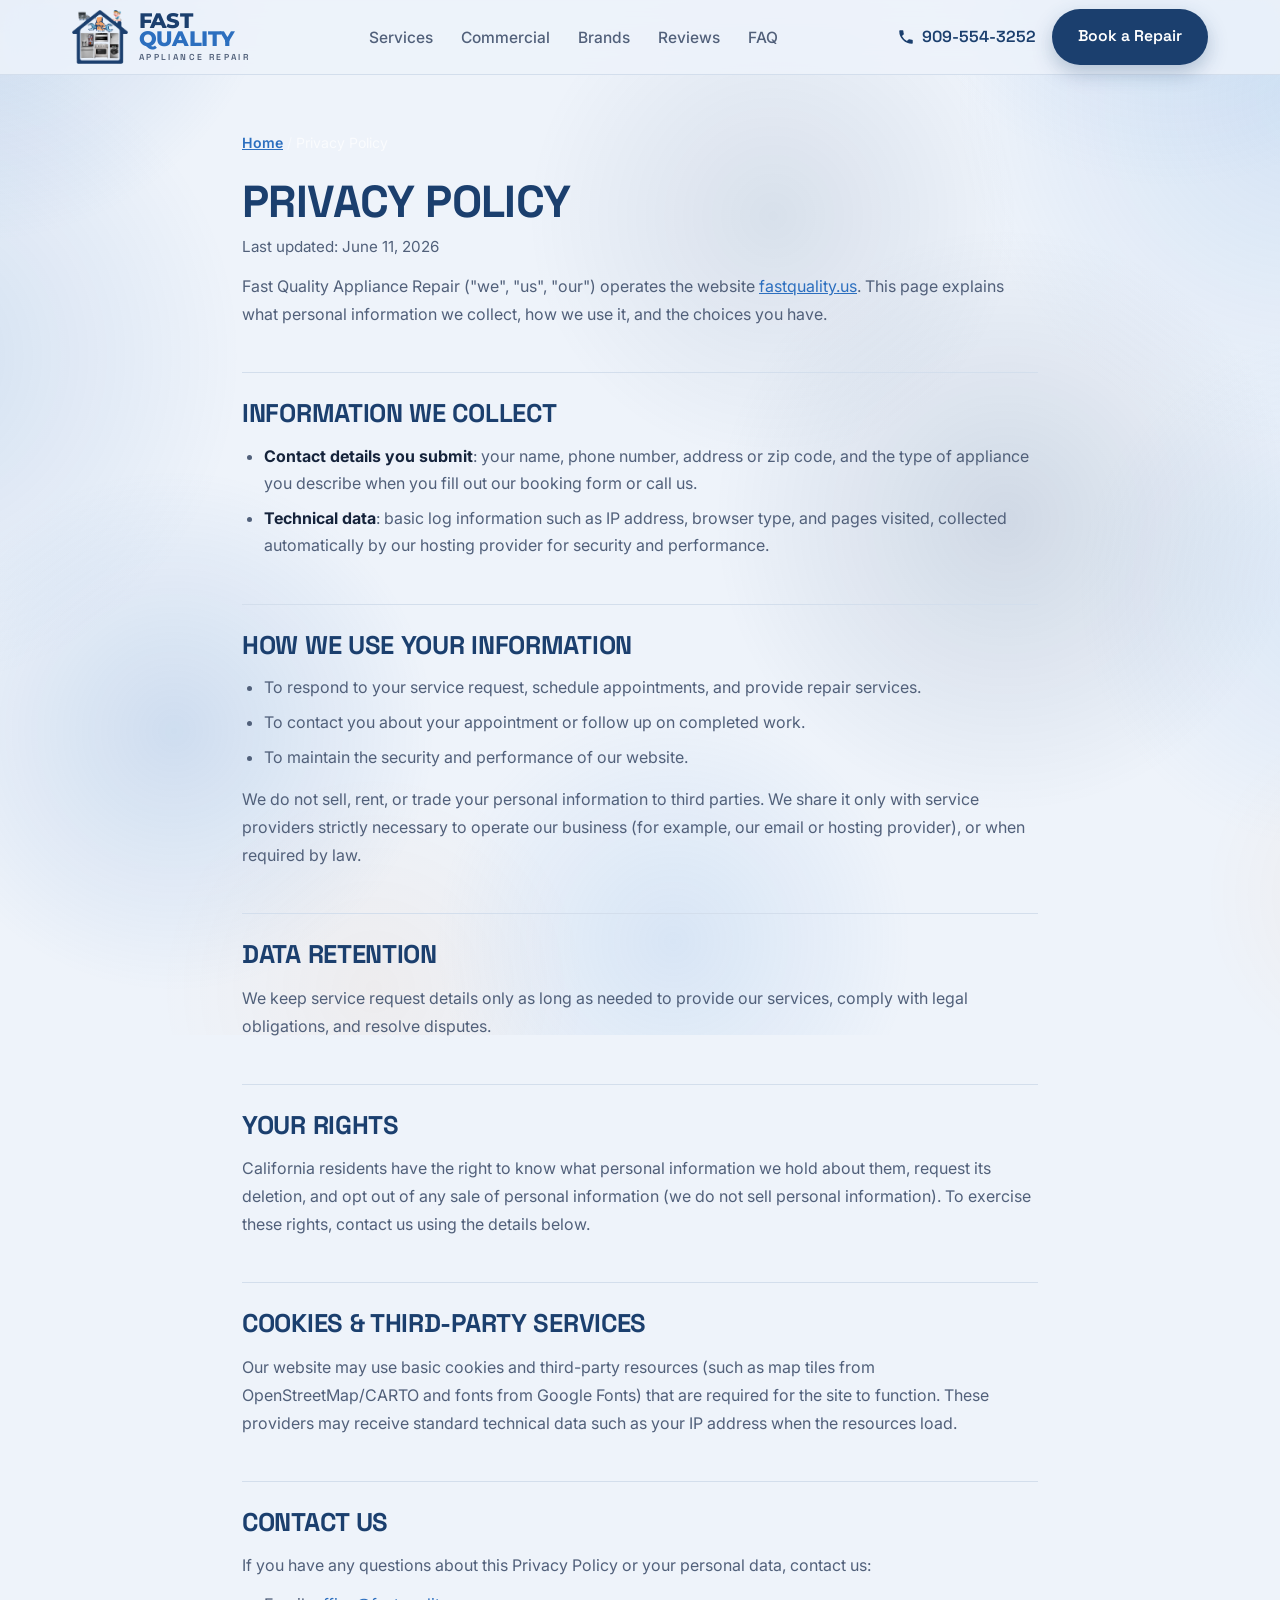
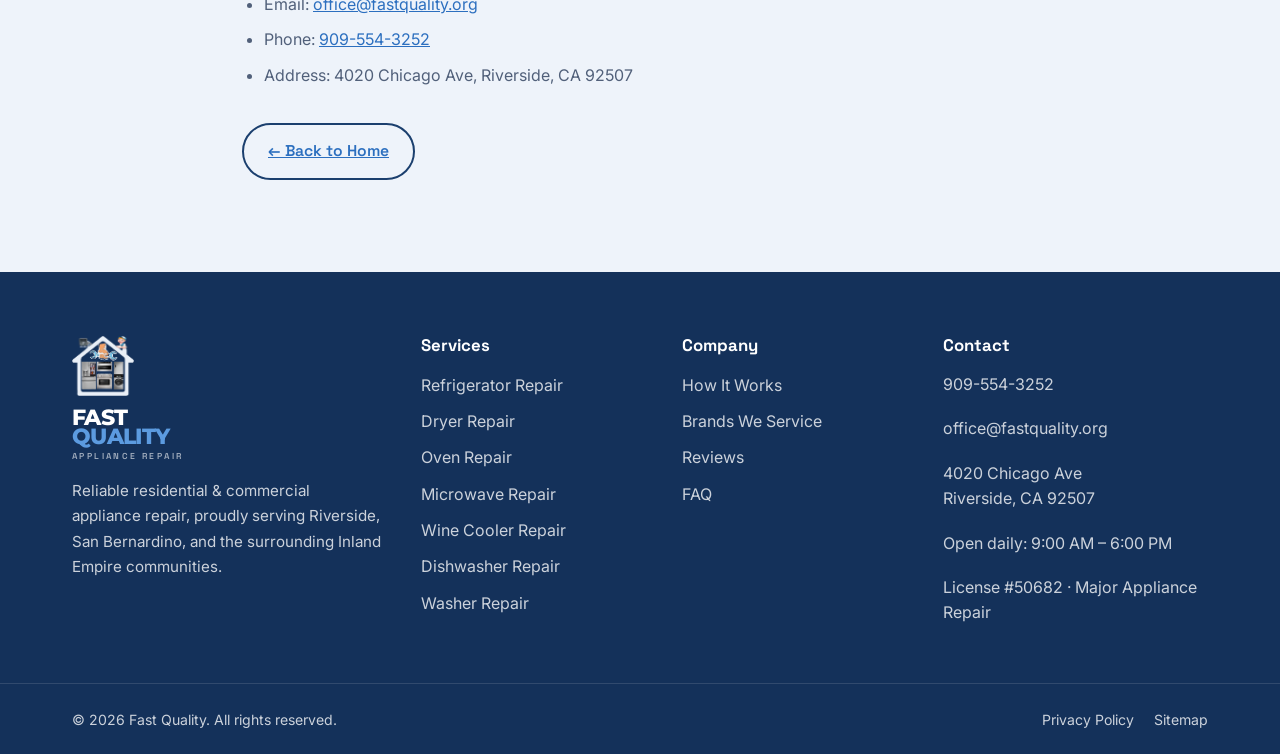
<file: privacy.html>
<!DOCTYPE html>
<html lang="en">
<head>
  <meta charset="UTF-8" />
  <meta name="viewport" content="width=device-width, initial-scale=1.0" />
  <meta name="theme-color" content="#1B3F6E" />
  <title>Privacy Policy | Fast Quality Appliance Repair</title>
  <meta name="description" content="Privacy Policy of Fast Quality Appliance Repair. How we collect, use and protect your personal information when you use fastquality.us or request our services." />
  <meta name="robots" content="index, follow" />
  <link rel="canonical" href="https://fastquality.us/privacy" />
  <link rel="preconnect" href="https://fonts.googleapis.com" />
  <link rel="preconnect" href="https://fonts.gstatic.com" crossorigin />
  <link href="https://fonts.googleapis.com/css2?family=Montserrat:wght@700;800&family=Space+Grotesk:wght@500;600;700&family=Inter:wght@400;500;600;700&display=swap" rel="stylesheet" />
  <link rel="stylesheet" href="css/styles.css" />
  <link rel="icon" href="assets/favicon.ico" sizes="any" />
  <link rel="icon" type="image/png" sizes="32x32" href="assets/favicon-32.png" />
  <link rel="apple-touch-icon" href="assets/apple-touch-icon.png" />
</head>
<body>
  <a class="skip-link" href="#main">Skip to main content</a>

  <header class="site-header" id="top">
    <div class="container header-inner">
      <a href="/" class="logo" aria-label="Fast Quality Appliance Repair home">
        <img src="assets/logo-emblem.png" alt="" class="logo-img" /> <span class="logo-text">Fast<span>Quality</span><small>Appliance Repair</small></span>
      </a>
      <nav class="main-nav" aria-label="Primary navigation">
        <ul>
          <li><a href="/#services">Services</a></li>
          <li><a href="/#commercial">Commercial</a></li>
          <li><a href="/#brands">Brands</a></li>
          <li><a href="/#reviews">Reviews</a></li>
          <li><a href="/#faq">FAQ</a></li>
        </ul>
      </nav>
      <div class="header-cta">
        <a href="tel:+19095543252" class="phone-link" aria-label="Call Fast Quality Appliance Repair">
          <svg width="18" height="18" viewBox="0 0 24 24" fill="none" aria-hidden="true"><path d="M6.6 10.8a15.1 15.1 0 0 0 6.6 6.6l2.2-2.2a1 1 0 0 1 1-.24 11.4 11.4 0 0 0 3.6.57 1 1 0 0 1 1 1V20a1 1 0 0 1-1 1A17 17 0 0 1 3 4a1 1 0 0 1 1-1h3.5a1 1 0 0 1 1 1 11.4 11.4 0 0 0 .57 3.6 1 1 0 0 1-.25 1l-2.2 2.2z" fill="currentColor"/></svg>
          <span>909-554-3252</span>
        </a>
        <a href="/#book" class="btn btn-primary">Book a Repair</a>
      </div>
      <button class="nav-toggle" aria-label="Open menu" aria-expanded="false" aria-controls="mobile-menu">
        <span></span><span></span><span></span>
      </button>
    </div>
    <div class="mobile-menu" id="mobile-menu" hidden>
      <nav aria-label="Mobile navigation">
        <ul>
          <li><a href="/#services">Services</a></li>
          <li><a href="/#commercial">Commercial</a></li>
          <li><a href="/#brands">Brands</a></li>
          <li><a href="/#reviews">Reviews</a></li>
          <li><a href="/#faq">FAQ</a></li>
        </ul>
      </nav>
      <a href="tel:+19095543252" class="btn btn-ghost btn-block">Call 909-554-3252</a>
      <a href="/#book" class="btn btn-primary btn-block">Book a Repair</a>
    </div>
  </header>

  <main id="main" class="legal">
    <div class="container legal-inner">
      <nav class="svc-breadcrumb" aria-label="Breadcrumb">
        <a href="/">Home</a> / <span>Privacy Policy</span>
      </nav>
      <h1>Privacy Policy</h1>
      <p class="legal-meta">Last updated: June 11, 2026</p>

      <p>Fast Quality Appliance Repair ("we", "us", "our") operates the website <a href="https://fastquality.us/">fastquality.us</a>. This page explains what personal information we collect, how we use it, and the choices you have.</p>

      <h2>Information We Collect</h2>
      <ul>
        <li><strong>Contact details you submit</strong>: your name, phone number, address or zip code, and the type of appliance you describe when you fill out our booking form or call us.</li>
        <li><strong>Technical data</strong>: basic log information such as IP address, browser type, and pages visited, collected automatically by our hosting provider for security and performance.</li>
      </ul>

      <h2>How We Use Your Information</h2>
      <ul>
        <li>To respond to your service request, schedule appointments, and provide repair services.</li>
        <li>To contact you about your appointment or follow up on completed work.</li>
        <li>To maintain the security and performance of our website.</li>
      </ul>
      <p>We do not sell, rent, or trade your personal information to third parties. We share it only with service providers strictly necessary to operate our business (for example, our email or hosting provider), or when required by law.</p>

      <h2>Data Retention</h2>
      <p>We keep service request details only as long as needed to provide our services, comply with legal obligations, and resolve disputes.</p>

      <h2>Your Rights</h2>
      <p>California residents have the right to know what personal information we hold about them, request its deletion, and opt out of any sale of personal information (we do not sell personal information). To exercise these rights, contact us using the details below.</p>

      <h2>Cookies &amp; Third-Party Services</h2>
      <p>Our website may use basic cookies and third-party resources (such as map tiles from OpenStreetMap/CARTO and fonts from Google Fonts) that are required for the site to function. These providers may receive standard technical data such as your IP address when the resources load.</p>

      <h2>Contact Us</h2>
      <p>If you have any questions about this Privacy Policy or your personal data, contact us:</p>
      <ul>
        <li>Email: <a href="mailto:office@fastquality.org">office@fastquality.org</a></li>
        <li>Phone: <a href="tel:+19095543252">909-554-3252</a></li>
        <li>Address: 4020 Chicago Ave, Riverside, CA 92507</li>
      </ul>

      <p class="legal-back"><a href="/" class="btn btn-outline">&larr; Back to Home</a></p>
    </div>
  </main>

  <footer class="site-footer">
    <div class="container footer-grid">
      <div class="footer-brand">
        <a href="/" class="logo logo-light">
          <img src="assets/logo-emblem-light.png" alt="" class="logo-img" /> <span class="logo-text">Fast<span>Quality</span><small>Appliance Repair</small></span>
        </a>
        <p>Reliable residential &amp; commercial appliance repair, proudly serving Riverside, San Bernardino, and the surrounding Inland Empire communities.</p>
      </div>
      <nav class="footer-col" aria-label="Services">
        <h3>Services</h3>
        <ul>
          <li><a href="services/refrigerator-repair">Refrigerator Repair</a></li>
          <li><a href="services/dryer-repair">Dryer Repair</a></li>
          <li><a href="services/oven-repair">Oven Repair</a></li>
          <li><a href="services/microwave-repair">Microwave Repair</a></li>
          <li><a href="services/wine-cooler-repair">Wine Cooler Repair</a></li>
          <li><a href="services/dishwasher-repair">Dishwasher Repair</a></li>
          <li><a href="services/washer-repair">Washer Repair</a></li>
        </ul>
      </nav>
      <nav class="footer-col" aria-label="Company">
        <h3>Company</h3>
        <ul>
          <li><a href="/#why">How It Works</a></li>
          <li><a href="/#brands">Brands We Service</a></li>
          <li><a href="/#reviews">Reviews</a></li>
          <li><a href="/#faq">FAQ</a></li>
        </ul>
      </nav>
      <div class="footer-col footer-contact">
        <h3>Contact</h3>
        <ul>
          <li><a href="tel:+19095543252">909-554-3252</a></li>
          <li><a href="mailto:office@fastquality.org">office@fastquality.org</a></li>
          <li>4020 Chicago Ave<br>Riverside, CA 92507</li>
          <li>Open daily: 9:00 AM &ndash; 6:00 PM</li>
          <li>License #50682 · Major Appliance Repair</li>
        </ul>
      </div>
    </div>
    <div class="footer-bottom">
      <div class="container footer-bottom-inner">
        <p>&copy; <span id="year">2026</span> Fast Quality. All rights reserved.</p>
        <ul>
          <li><a href="privacy">Privacy Policy</a></li>
          <li><a href="sitemap.xml">Sitemap</a></li>
        </ul>
      </div>
    </div>
  </footer>

  <script src="js/main.js" defer></script>
</body>
</html>
</file>
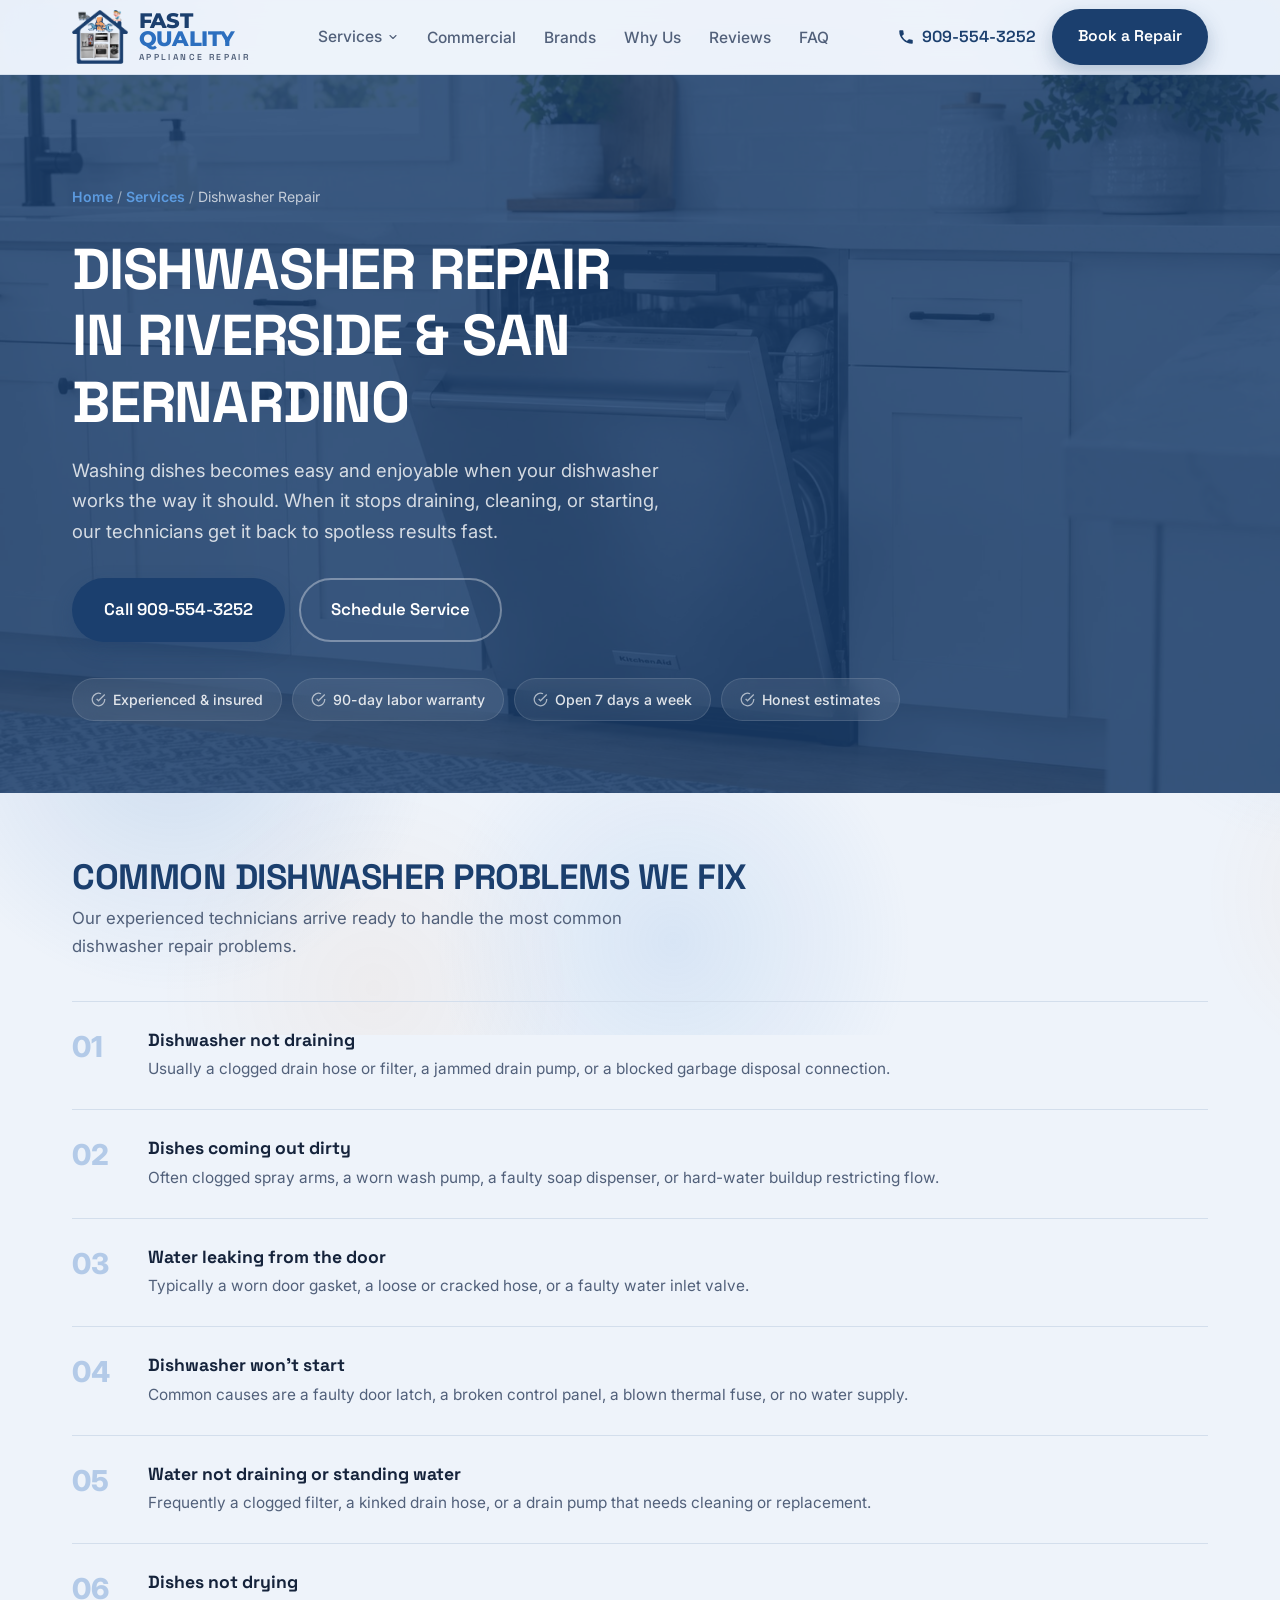
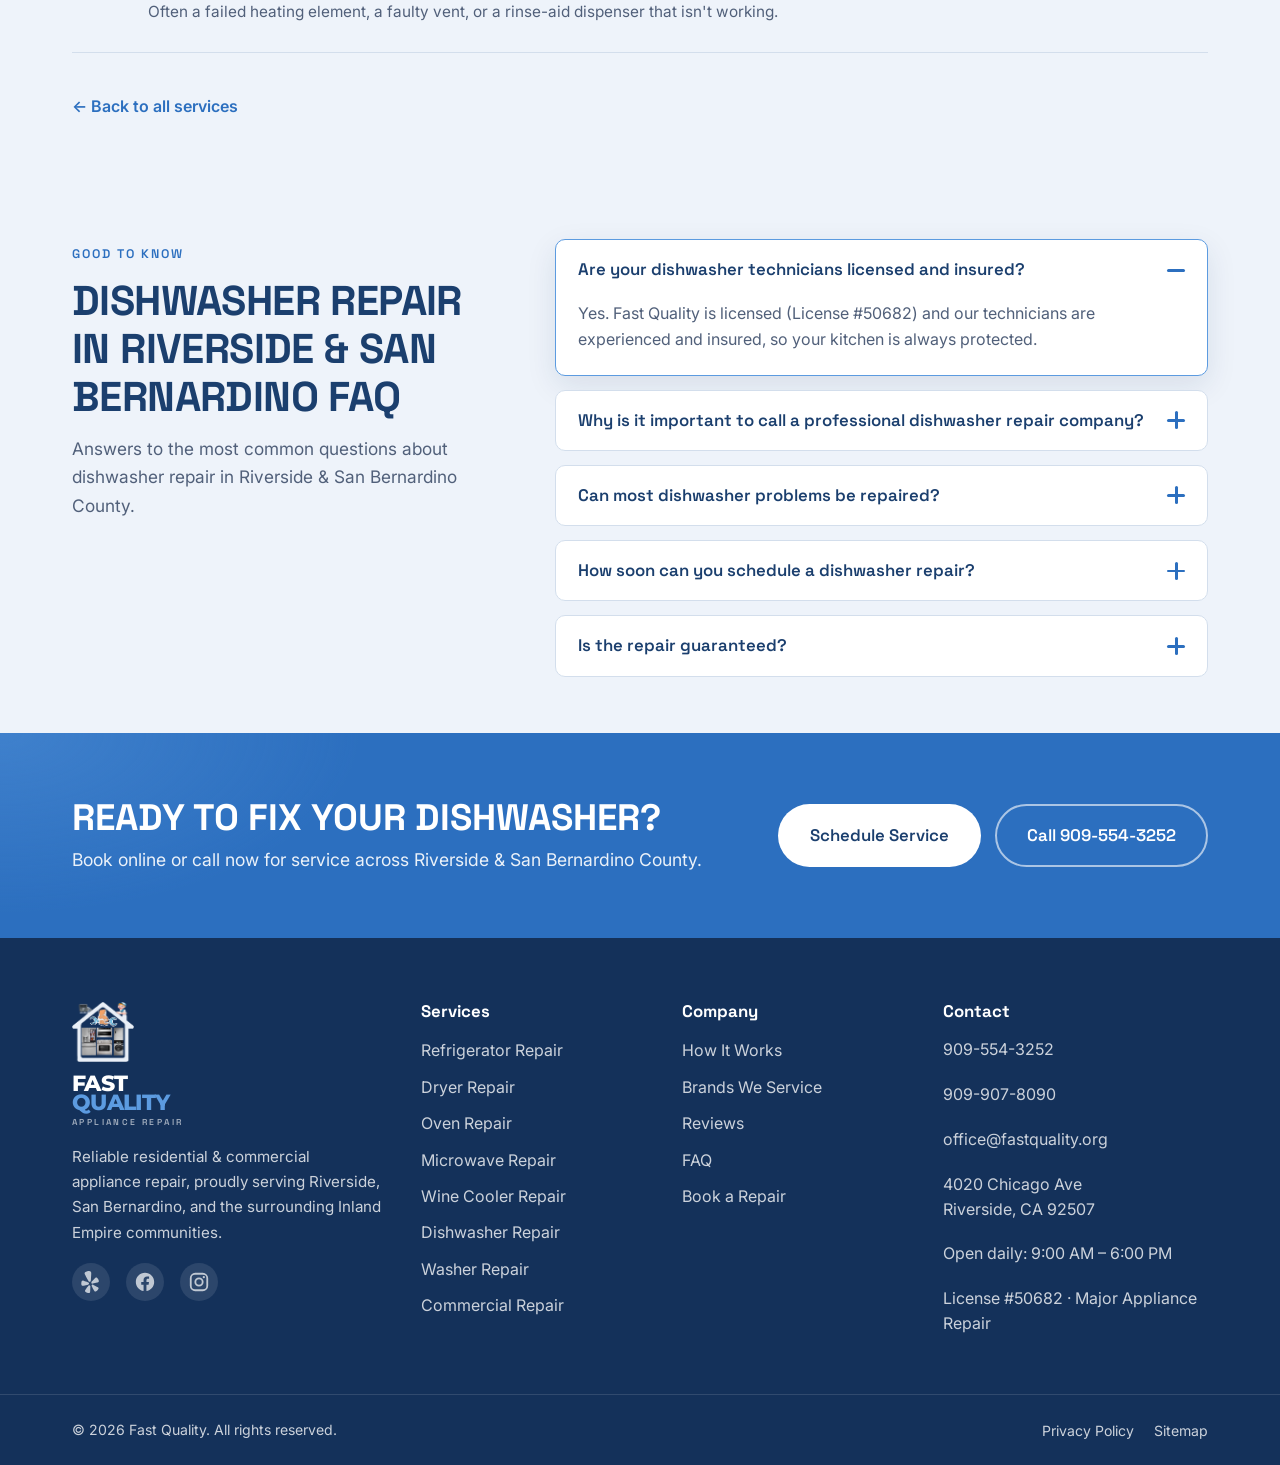
<file: services/dishwasher-repair.html>
<!DOCTYPE html>
<html lang="en">
<head>
  <meta charset="UTF-8" />
  <meta name="viewport" content="width=device-width, initial-scale=1.0" />
  <meta name="theme-color" content="#1B3F6E" />

  <title>Dishwasher Repair in Riverside & San Bernardino | Fast Quality</title>
  <meta name="description" content="Reliable dishwasher repair in Riverside & San Bernardino County. Not draining, not cleaning, leaks or won't start. We fix it. Licensed #50682. Call 909-554-3252." />
  <meta name="robots" content="index, follow, max-image-preview:large" />
  <link rel="canonical" href="https://fastquality.us/services/dishwasher-repair" />

  <meta property="og:type" content="website" />
  <meta property="og:url" content="https://fastquality.us/services/dishwasher-repair" />
  <meta property="og:title" content="Dishwasher Repair in Riverside & San Bernardino | Fast Quality" />
  <meta property="og:description" content="Reliable dishwasher repair in Riverside & San Bernardino County. Not draining, not cleaning, leaks or won't start. We fix it. Licensed #50682. Call 909-554-3252." />
  <meta property="og:site_name" content="Fast Quality Appliance Repair" />
  <meta property="og:locale" content="en_US" />
  <meta property="og:image" content="https://fastquality.us/assets/og-image.jpg" />
  <meta property="og:image:width" content="1200" />
  <meta property="og:image:height" content="630" />
  <meta name="twitter:card" content="summary_large_image" />
  <meta name="twitter:image" content="https://fastquality.us/assets/og-image.jpg" />

  <meta name="geo.region" content="US-CA" />
  <meta name="geo.placename" content="Riverside" />

  <link rel="preconnect" href="https://fonts.googleapis.com" />
  <link rel="preconnect" href="https://fonts.gstatic.com" crossorigin />
  <link href="https://fonts.googleapis.com/css2?family=Montserrat:wght@700;800&family=Space+Grotesk:wght@500;600;700&family=Inter:wght@400;500;600;700&display=swap" rel="stylesheet" />
  <link rel="stylesheet" href="../css/styles.css" />
  <link rel="icon" href="../assets/favicon.ico" sizes="any" />
  <link rel="icon" type="image/png" sizes="32x32" href="../assets/favicon-32.png" />
  <link rel="icon" type="image/png" sizes="16x16" href="../assets/favicon-16.png" />
  <link rel="apple-touch-icon" href="../assets/apple-touch-icon.png" />

  <script type="application/ld+json">
  {
    "@context": "https://schema.org",
    "@type": "Service",
    "serviceType": "Dishwasher Repair",
    "name": "Dishwasher Repair in Riverside &amp; San Bernardino",
    "provider": {
      "@type": "LocalBusiness",
      "name": "Fast Quality Appliance Repair",
      "telephone": "+1-909-554-3252",
      "areaServed": "Riverside & San Bernardino County, CA"
    },
    "areaServed": [
      { "@type": "AdministrativeArea", "name": "Riverside County" },
      { "@type": "AdministrativeArea", "name": "San Bernardino County" }
    ],
    "url": "https://fastquality.us/services/dishwasher-repair"
  }
  </script>
  <script type="application/ld+json">
  {
    "@context": "https://schema.org",
    "@type": "BreadcrumbList",
    "itemListElement": [
      { "@type": "ListItem", "position": 1, "name": "Home", "item": "https://fastquality.us/" },
      { "@type": "ListItem", "position": 2, "name": "Services", "item": "https://fastquality.us/#services" },
      { "@type": "ListItem", "position": 3, "name": "Dishwasher Repair in Riverside &amp; San Bernardino", "item": "https://fastquality.us/services/dishwasher-repair" }
    ]
  }
  </script>
  <script type="application/ld+json">
  {
    "@context": "https://schema.org",
    "@type": "FAQPage",
    "mainEntity": [
      { "@type": "Question", "name": "Are your dishwasher technicians licensed and insured?", "acceptedAnswer": { "@type": "Answer", "text": "Yes. Fast Quality is licensed (License #50682) and our technicians are experienced and insured, so your kitchen is always protected." } },
      { "@type": "Question", "name": "Why is it important to call a professional dishwasher repair company?", "acceptedAnswer": { "@type": "Answer", "text": "A professional can quickly trace leaks, drainage, and cleaning problems to the right part, preventing water damage and getting your dishwasher back to reliable performance." } },
      { "@type": "Question", "name": "Can most dishwasher problems be repaired?", "acceptedAnswer": { "@type": "Answer", "text": "Yes. The vast majority of issues including draining, leaking, cleaning, and start failures, are repairable and far cheaper than replacing the unit." } },
      { "@type": "Question", "name": "How soon can you schedule a dishwasher repair?", "acceptedAnswer": { "@type": "Answer", "text": "Typically within a day or two. We're open seven days a week, 9 AM to 6 PM . Call for the soonest slot." } },
      { "@type": "Question", "name": "Is the repair guaranteed?", "acceptedAnswer": { "@type": "Answer", "text": "Yes. Every dishwasher repair is backed by our workmanship warranty on the labor we perform." } }
    ]
  }
  </script>
</head>

<body>
  <a class="skip-link" href="#main">Skip to main content</a>
  <header class="site-header" id="top">
    <div class="container header-inner">
      <a href="/" class="logo" aria-label="Fast Quality Appliance Repair home">
        <img src="../assets/logo-emblem.png" alt="" class="logo-img" /> <span class="logo-text">Fast<span>Quality</span><small>Appliance Repair</small></span>
      </a>
      <nav class="main-nav" aria-label="Primary navigation">
        <ul>
          <li class="has-dropdown">
            <a href="/#services">Services <svg class="caret" width="12" height="12" viewBox="0 0 24 24" fill="none" aria-hidden="true"><path d="M6 9l6 6 6-6" stroke="currentColor" stroke-width="2.2" stroke-linecap="round" stroke-linejoin="round"/></svg></a>
            <ul class="dropdown">
              <li><a href="refrigerator-repair">Refrigerator Repair</a></li>
              <li><a href="dryer-repair">Dryer Repair</a></li>
              <li><a href="oven-repair">Oven Repair</a></li>
              <li><a href="microwave-repair">Microwave Repair</a></li>
              <li><a href="wine-cooler-repair">Wine Cooler Repair</a></li>
              <li><a href="dishwasher-repair">Dishwasher Repair</a></li>
              <li><a href="washer-repair">Washer Repair</a></li>
            </ul>
          </li>
          <li><a href="/#commercial">Commercial</a></li>
          <li><a href="/#brands">Brands</a></li>
          <li><a href="/#why">Why Us</a></li>
          <li><a href="/#reviews">Reviews</a></li>
          <li><a href="/#faq">FAQ</a></li>
        </ul>
      </nav>
      <div class="header-cta">
        <a href="tel:+19095543252" class="phone-link" aria-label="Call Fast Quality Appliance Repair">
          <svg width="18" height="18" viewBox="0 0 24 24" fill="none" aria-hidden="true"><path d="M6.6 10.8a15.1 15.1 0 0 0 6.6 6.6l2.2-2.2a1 1 0 0 1 1-.24 11.4 11.4 0 0 0 3.6.57 1 1 0 0 1 1 1V20a1 1 0 0 1-1 1A17 17 0 0 1 3 4a1 1 0 0 1 1-1h3.5a1 1 0 0 1 1 1 11.4 11.4 0 0 0 .57 3.6 1 1 0 0 1-.25 1l-2.2 2.2z" fill="currentColor"/></svg>
          <span>909-554-3252</span>
        </a>
        <a href="#book" class="btn btn-primary">Book a Repair</a>
      </div>
      <button class="nav-toggle" aria-label="Open menu" aria-expanded="false" aria-controls="mobile-menu">
        <span></span><span></span><span></span>
      </button>
    </div>
    <div class="mobile-menu" id="mobile-menu" hidden>
      <nav aria-label="Mobile navigation">
        <ul>
          <li><a href="/#services">Services</a></li>
          <li><a href="/#commercial">Commercial</a></li>
          <li><a href="/#brands">Brands</a></li>
          <li><a href="/#why">Why Us</a></li>
          <li><a href="/#reviews">Reviews</a></li>
          <li><a href="/#faq">FAQ</a></li>
        </ul>
      </nav>
      <a href="tel:+19095543252" class="btn btn-ghost btn-block">Call 909-554-3252</a>
      <a href="#book" class="btn btn-primary btn-block">Book a Repair</a>
    </div>
  </header>

  <main id="main">
    <section class="svc-hero">
      <img class="svc-hero-bg" src="../assets/services/dishwasher-service.jpg" alt="" aria-hidden="true" />
      <div class="container">
        <nav class="svc-breadcrumb" aria-label="Breadcrumb">
          <a href="/">Home</a> / <a href="/#services">Services</a> / <span>Dishwasher Repair</span>
        </nav>
        <h1>Dishwasher Repair<br>in Riverside &amp; San Bernardino</h1>
        <p class="svc-hero-desc">Washing dishes becomes easy and enjoyable when your dishwasher works the way it should. When it stops draining, cleaning, or starting, our technicians get it back to spotless results fast.</p>
        <div class="svc-hero-actions">
          <a href="tel:+19095543252" class="btn btn-primary btn-lg">Call 909-554-3252</a>
          <a href="#book" class="btn btn-outline btn-lg">Schedule Service</a>
        </div>
        <div class="trust-pills">
          <span class="trust-pill"><svg viewBox="0 0 24 24" fill="none" stroke="currentColor" stroke-width="2"><path d="M22 11.08V12a10 10 0 1 1-5.93-9.14"/><path d="M22 4 12 14.01l-3-3"/></svg> Experienced &amp; insured</span>
          <span class="trust-pill"><svg viewBox="0 0 24 24" fill="none" stroke="currentColor" stroke-width="2"><path d="M22 11.08V12a10 10 0 1 1-5.93-9.14"/><path d="M22 4 12 14.01l-3-3"/></svg> 90-day labor warranty</span>
          <span class="trust-pill"><svg viewBox="0 0 24 24" fill="none" stroke="currentColor" stroke-width="2"><path d="M22 11.08V12a10 10 0 1 1-5.93-9.14"/><path d="M22 4 12 14.01l-3-3"/></svg> Open 7 days a week</span>
          <span class="trust-pill"><svg viewBox="0 0 24 24" fill="none" stroke="currentColor" stroke-width="2"><path d="M22 11.08V12a10 10 0 1 1-5.93-9.14"/><path d="M22 4 12 14.01l-3-3"/></svg> Honest estimates</span>
        </div>
      </div>
    </section>

    <section class="svc-body">
      <div class="container">
        <h2>Common Dishwasher Problems We Fix</h2>
        <p class="svc-lead">Our experienced technicians arrive ready to handle the most common dishwasher repair problems.</p>
        <div class="problem-list">
          <div class="problem-item">
            <span class="problem-num">01</span>
            <div>
              <h3>Dishwasher not draining</h3>
              <p>Usually a clogged drain hose or filter, a jammed drain pump, or a blocked garbage disposal connection.</p>
            </div>
          </div>
          <div class="problem-item">
            <span class="problem-num">02</span>
            <div>
              <h3>Dishes coming out dirty</h3>
              <p>Often clogged spray arms, a worn wash pump, a faulty soap dispenser, or hard-water buildup restricting flow.</p>
            </div>
          </div>
          <div class="problem-item">
            <span class="problem-num">03</span>
            <div>
              <h3>Water leaking from the door</h3>
              <p>Typically a worn door gasket, a loose or cracked hose, or a faulty water inlet valve.</p>
            </div>
          </div>
          <div class="problem-item">
            <span class="problem-num">04</span>
            <div>
              <h3>Dishwasher won't start</h3>
              <p>Common causes are a faulty door latch, a broken control panel, a blown thermal fuse, or no water supply.</p>
            </div>
          </div>
          <div class="problem-item">
            <span class="problem-num">05</span>
            <div>
              <h3>Water not draining or standing water</h3>
              <p>Frequently a clogged filter, a kinked drain hose, or a drain pump that needs cleaning or replacement.</p>
            </div>
          </div>
          <div class="problem-item">
            <span class="problem-num">06</span>
            <div>
              <h3>Dishes not drying</h3>
              <p>Often a failed heating element, a faulty vent, or a rinse-aid dispenser that isn't working.</p>
            </div>
          </div>
        </div>
        <p class="svc-back"><a href="/#services">&larr; Back to all services</a></p>
      </div>
    </section>

    <section class="faq section" id="faq" aria-labelledby="faq-heading">
      <div class="container faq-inner">
        <header class="section-head section-head-left">
          <span class="eyebrow">Good to know</span>
          <h2 id="faq-heading">Dishwasher Repair in Riverside &amp; San Bernardino FAQ</h2>
          <p class="section-lead">Answers to the most common questions about dishwasher repair in Riverside &amp; San Bernardino County.</p>
        </header>
        <div class="faq-list">
          <details class="faq-item" open>
            <summary><h3>Are your dishwasher technicians licensed and insured?</h3><span class="faq-icon" aria-hidden="true"></span></summary>
            <div class="faq-answer"><p>Yes. Fast Quality is licensed (License #50682) and our technicians are experienced and insured, so your kitchen is always protected.</p></div>
          </details>
          <details class="faq-item">
            <summary><h3>Why is it important to call a professional dishwasher repair company?</h3><span class="faq-icon" aria-hidden="true"></span></summary>
            <div class="faq-answer"><p>A professional can quickly trace leaks, drainage, and cleaning problems to the right part, preventing water damage and getting your dishwasher back to reliable performance.</p></div>
          </details>
          <details class="faq-item">
            <summary><h3>Can most dishwasher problems be repaired?</h3><span class="faq-icon" aria-hidden="true"></span></summary>
            <div class="faq-answer"><p>Yes. The vast majority of issues including draining, leaking, cleaning, and start failures, are repairable and far cheaper than replacing the unit.</p></div>
          </details>
          <details class="faq-item">
            <summary><h3>How soon can you schedule a dishwasher repair?</h3><span class="faq-icon" aria-hidden="true"></span></summary>
            <div class="faq-answer"><p>Typically within a day or two. We're open seven days a week, 9 AM to 6 PM . Call for the soonest slot.</p></div>
          </details>
          <details class="faq-item">
            <summary><h3>Is the repair guaranteed?</h3><span class="faq-icon" aria-hidden="true"></span></summary>
            <div class="faq-answer"><p>Yes. Every dishwasher repair is backed by our workmanship warranty on the labor we perform.</p></div>
          </details>
        </div>
      </div>
    </section>

    <section class="cta-band" aria-labelledby="cta-heading">
      <div class="container cta-inner">
        <div>
          <h2 id="cta-heading">Ready to fix your dishwasher?</h2>
          <p>Book online or call now for service across Riverside &amp; San Bernardino County.</p>
        </div>
        <div class="cta-actions">
          <a href="#book" class="btn btn-light btn-lg">Schedule Service</a>
          <a href="tel:+19095543252" class="btn btn-outline-light btn-lg">Call 909-554-3252</a>
        </div>
      </div>
    </section>
  </main>

  <footer class="site-footer" aria-labelledby="footer-heading">
    <h2 id="footer-heading" class="sr-only">Fast Quality Appliance Repair footer</h2>
    <div class="container footer-grid">
      <div class="footer-brand">
        <a href="/" class="logo logo-light">
          <img src="../assets/logo-emblem-light.png" alt="" class="logo-img" /> <span class="logo-text">Fast<span>Quality</span><small>Appliance Repair</small></span>
        </a>
        <p>Reliable residential &amp; commercial appliance repair, proudly serving Riverside, San Bernardino, and the surrounding Inland Empire communities.</p>
        <div class="footer-social" aria-label="Social media">
          <a href="https://www.yelp.com/biz/fast-quality-appliance-repair-riverside" target="_blank" rel="noopener" aria-label="Yelp"><svg viewBox="0 0 24 24" fill="currentColor" width="22" height="22"><path d="M7.69 15.14l-3.67.85c-.38.09-.76.18-1.15.15-.26-.02-.51-.04-.76-.21a1.18 1.18 0 0 1-.33-.36c-.35-.55-.37-1.37-.37-2 0-.7.11-1.4.33-2.07.03-.08.07-.16.11-.25.04-.07.08-.14.13-.22.05-.06.1-.13.16-.2a1.17 1.17 0 0 1 .4-.28 1.08 1.08 0 0 1 .46-.08c.24 0 .51.05.91.17l.19.06c.33.1.7.24 1.15.4.69.24 1.37.49 2.05.74l1.21.44c.22.08.44.18.64.3.17.1.33.23.45.39.08.12.15.26.19.43a1.22 1.22 0 0 1-.87 1.45l-.11.03-1.1.26zM18.82 7.57a1.85 1.85 0 0 0-.2-.18 2.41 2.41 0 0 0-.44-.25 1.17 1.17 0 0 0-.48-.08c-.16 0-.31.04-.45.13-.21.1-.44.27-.74.55l-.14.13c-.25.24-.53.53-.86.87-.52.53-1.03 1.06-1.52 1.56l-.9.93a4.19 4.19 0 0 0-.45.55 1.54 1.54 0 0 0-.24.55 1.22 1.22 0 0 0 1.44 1.39l.11-.02 4.78-1.1c.38-.09.76-.17 1.1-.36.23-.13.44-.26.59-.53.06-.12.11-.26.14-.47.07-.65-.27-1.39-.54-1.96a6.28 6.28 0 0 0-1.2-1.71zM8.97.08a8.67 8.67 0 0 0-.83.16c-.28.07-.55.14-.81.22-.87.28-2.09.81-2.3 1.81-.12.57.16 1.14.37 1.66.26.63.61 1.19.94 1.78.85 1.55 1.72 3.1 2.59 4.65.26.46.54 1.05 1.04 1.29a1.06 1.06 0 0 0 .85.09 1.21 1.21 0 0 0 .61-.35c.05-.05.07-.09.08-.08.35-.44.35-1.08.38-1.61.1-1.77.21-3.54.3-5.31.03-.67.11-1.33.07-2.01-.03-.56-.04-1.2-.39-1.66C11.14-.09 9.87-.03 8.97.08zm2.08 15.95a1.11 1.11 0 0 0-1.38-.35 1.48 1.48 0 0 0-.22.14c-.2.15-.37.34-.52.53l-.12.16-.77 1.06c-.44.6-.87 1.2-1.29 1.79-.28.39-.52.72-.71 1.01l-.11.16c-.23.35-.36.61-.42.84a1.09 1.09 0 0 0 .12.94c.05.07.1.14.15.21.05.06.11.12.18.18.07.06.14.12.21.17.53.37 1.11.63 1.72.84.52.15 1.05.25 1.57.3.09 0 .18 0 .27-.01.08-.01.17-.02.25-.04.08-.02.17-.04.24-.07a1.19 1.19 0 0 0 .42-.27c.11-.11.2-.25.25-.4.09-.22.15-.5.19-.92l.02-.2c.03-.35.04-.75.07-1.23.04-.74.07-1.47.09-2.2l.05-1.31c.01-.3 0-.63-.08-.93a1.4 1.4 0 0 0-.18-.41zm8.68 2.04c-.16-.18-.39-.35-.75-.57l-.17-.1c-.3-.18-.66-.37-1.08-.6-.65-.35-1.3-.69-1.94-1.04l-1.15-.61-.18-.09c-.22-.11-.46-.2-.7-.25a1.11 1.11 0 0 0-1.1.9 1.42 1.42 0 0 0 .02.44c.06.31.19.61.33.88l.62 1.15c.34.65.69 1.3 1.04 1.94.23.42.42.78.6 1.08l.1.17c.22.36.39.58.57.75.11.11.25.2.4.25.16.05.33.07.49.05.08-.01.17-.02.25-.04.08-.02.16-.05.24-.08a1.86 1.86 0 0 0 .25-.11 6.1 6.1 0 0 0 1.28-.96c.46-.45.87-.95 1.18-1.51.04-.08.08-.16.11-.25.03-.08.06-.16.08-.24.02-.08.03-.17.04-.25a1.19 1.19 0 0 0-.06-.49 1.09 1.09 0 0 0-.25-.4z"/></svg></a>
          <a href="https://www.facebook.com/profile.php?id=61585289600174" target="_blank" rel="noopener" aria-label="Facebook"><svg viewBox="0 0 24 24" fill="currentColor" width="22" height="22"><path d="M22 12c0-5.52-4.48-10-10-10S2 6.48 2 12c0 4.99 3.66 9.12 8.44 9.88v-6.99H7.9V12h2.54V9.8c0-2.5 1.49-3.89 3.78-3.89 1.09 0 2.24.2 2.24.2v2.46h-1.26c-1.24 0-1.63.77-1.63 1.56V12h2.78l-.44 2.89h-2.34v6.99C18.34 21.12 22 16.99 22 12z"/></svg></a>
          <a href="https://www.instagram.com/fastqualityappliancerepair/" target="_blank" rel="noopener" aria-label="Instagram"><svg viewBox="0 0 24 24" fill="currentColor" width="22" height="22"><path d="M7.8 2h8.4A5.8 5.8 0 0 1 22 7.8v8.4a5.8 5.8 0 0 1-5.8 5.8H7.8A5.8 5.8 0 0 1 2 16.2V7.8A5.8 5.8 0 0 1 7.8 2zm-.2 2A3.6 3.6 0 0 0 4 7.6v8.8A3.6 3.6 0 0 0 7.6 20h8.8a3.6 3.6 0 0 0 3.6-3.6V7.6A3.6 3.6 0 0 0 16.4 4H7.6zm9.65 1.5a1.25 1.25 0 1 1 0 2.5 1.25 1.25 0 0 1 0-2.5zM12 7a5 5 0 1 1 0 10 5 5 0 0 1 0-10zm0 2a3 3 0 1 0 0 6 3 3 0 0 0 0-6z"/></svg></a>
        </div>
      </div>

      <nav class="footer-col" aria-label="Services">
        <h3>Services</h3>
        <ul>
          <li><a href="refrigerator-repair">Refrigerator Repair</a></li>
          <li><a href="dryer-repair">Dryer Repair</a></li>
          <li><a href="oven-repair">Oven Repair</a></li>
              <li><a href="microwave-repair">Microwave Repair</a></li>
          <li><a href="wine-cooler-repair">Wine Cooler Repair</a></li>
          <li><a href="dishwasher-repair">Dishwasher Repair</a></li>
          <li><a href="washer-repair">Washer Repair</a></li>
          <li><a href="/#commercial">Commercial Repair</a></li>
        </ul>
      </nav>

      <nav class="footer-col" aria-label="Company">
        <h3>Company</h3>
        <ul>
          <li><a href="/#why">How It Works</a></li>
          <li><a href="/#brands">Brands We Service</a></li>
          <li><a href="/#reviews">Reviews</a></li>
          <li><a href="/#faq">FAQ</a></li>
          <li><a href="/#book">Book a Repair</a></li>
        </ul>
      </nav>

      <div class="footer-col footer-contact">
        <h3>Contact</h3>
        <ul>
          <li><a href="tel:+19095543252">909-554-3252</a></li>
          <li><a href="tel:+19099078090">909-907-8090</a></li>
          <li><a href="mailto:office@fastquality.org">office@fastquality.org</a></li>
          <li>4020 Chicago Ave<br>Riverside, CA 92507</li>
          <li>Open daily: 9:00 AM &ndash; 6:00 PM</li>
          <li>License #50682 · Major Appliance Repair</li>
        </ul>
      </div>
    </div>

    <div class="footer-bottom">
      <div class="container footer-bottom-inner">
        <p>&copy; <span id="year">2026</span> Fast Quality. All rights reserved.</p>
        <ul>
          <li><a href="../privacy">Privacy Policy</a></li>
          <li><a href="../sitemap.xml">Sitemap</a></li>
        </ul>
      </div>
    </div>
  </footer>

  <a href="tel:+19095543252" class="sticky-call" aria-label="Call Fast Quality Appliance Repair now">
    <svg width="20" height="20" viewBox="0 0 24 24" fill="none" aria-hidden="true"><path d="M6.6 10.8a15.1 15.1 0 0 0 6.6 6.6l2.2-2.2a1 1 0 0 1 1-.24 11.4 11.4 0 0 0 3.6.57 1 1 0 0 1 1 1V20a1 1 0 0 1-1 1A17 17 0 0 1 3 4a1 1 0 0 1 1-1h3.5a1 1 0 0 1 1 1 11.4 11.4 0 0 0 .57 3.6 1 1 0 0 1-.25 1l-2.2 2.2z" fill="currentColor"/></svg>
    <span>Call Now</span>
  </a>

  <script src="../js/main.js" defer></script>
  <div class="modal-overlay" id="booking-modal" hidden>
    <div class="modal" role="dialog" aria-modal="true" aria-labelledby="bm-title">
      <button class="modal-close" type="button" aria-label="Close booking form">&times;</button>
      <h2 id="bm-title">Get your appliance back in action</h2>
      <p class="modal-sub">Share a few details and we'll be in touch to schedule your visit.</p>
      <form class="book-form" action="/contact.php" method="post" novalidate>
        <div class="hp-field" aria-hidden="true" style="position:absolute;left:-9999px;height:0;overflow:hidden"><label>Company<input type="text" name="company" tabindex="-1" autocomplete="off"></label></div>
        <div class="field"><label for="bm-name">Name</label><input type="text" id="bm-name" name="name" placeholder="Your Name" autocomplete="name" required /></div>
        <div class="field"><label for="bm-phone">Phone Number</label><input type="tel" id="bm-phone" name="phone" placeholder="Your Number" autocomplete="tel" required /></div>
        <div class="field"><label for="bm-zip">Address or Zip Code</label><input type="text" id="bm-zip" name="zip" placeholder="Your Address or Zip" autocomplete="postal-code" required /></div>
        <div class="field"><label for="bm-appliance">Type of Service</label>
          <select id="bm-appliance" name="appliance" required>
            <option value="" selected disabled>Select a service</option>
            <option>Refrigerator</option><option>Dryer</option><option>Oven</option><option>Wine Cooler</option><option>Dishwasher</option><option>Washer</option><option>Commercial equipment</option><option>Other</option>
          </select>
        </div>
        <div class="field issue-field" hidden><label for="bm-issue">Please specify your issue</label><input type="text" id="bm-issue" name="issue" placeholder="Tell us what's going on" /></div>
        <button type="submit" class="btn btn-primary btn-block btn-lg">Book My Repair</button>
        <p class="form-note">By clicking, you agree to our <a href="../privacy">Privacy Policy</a>.</p>
      </form>
    </div>
  </div>
</body>
</html>
</file>
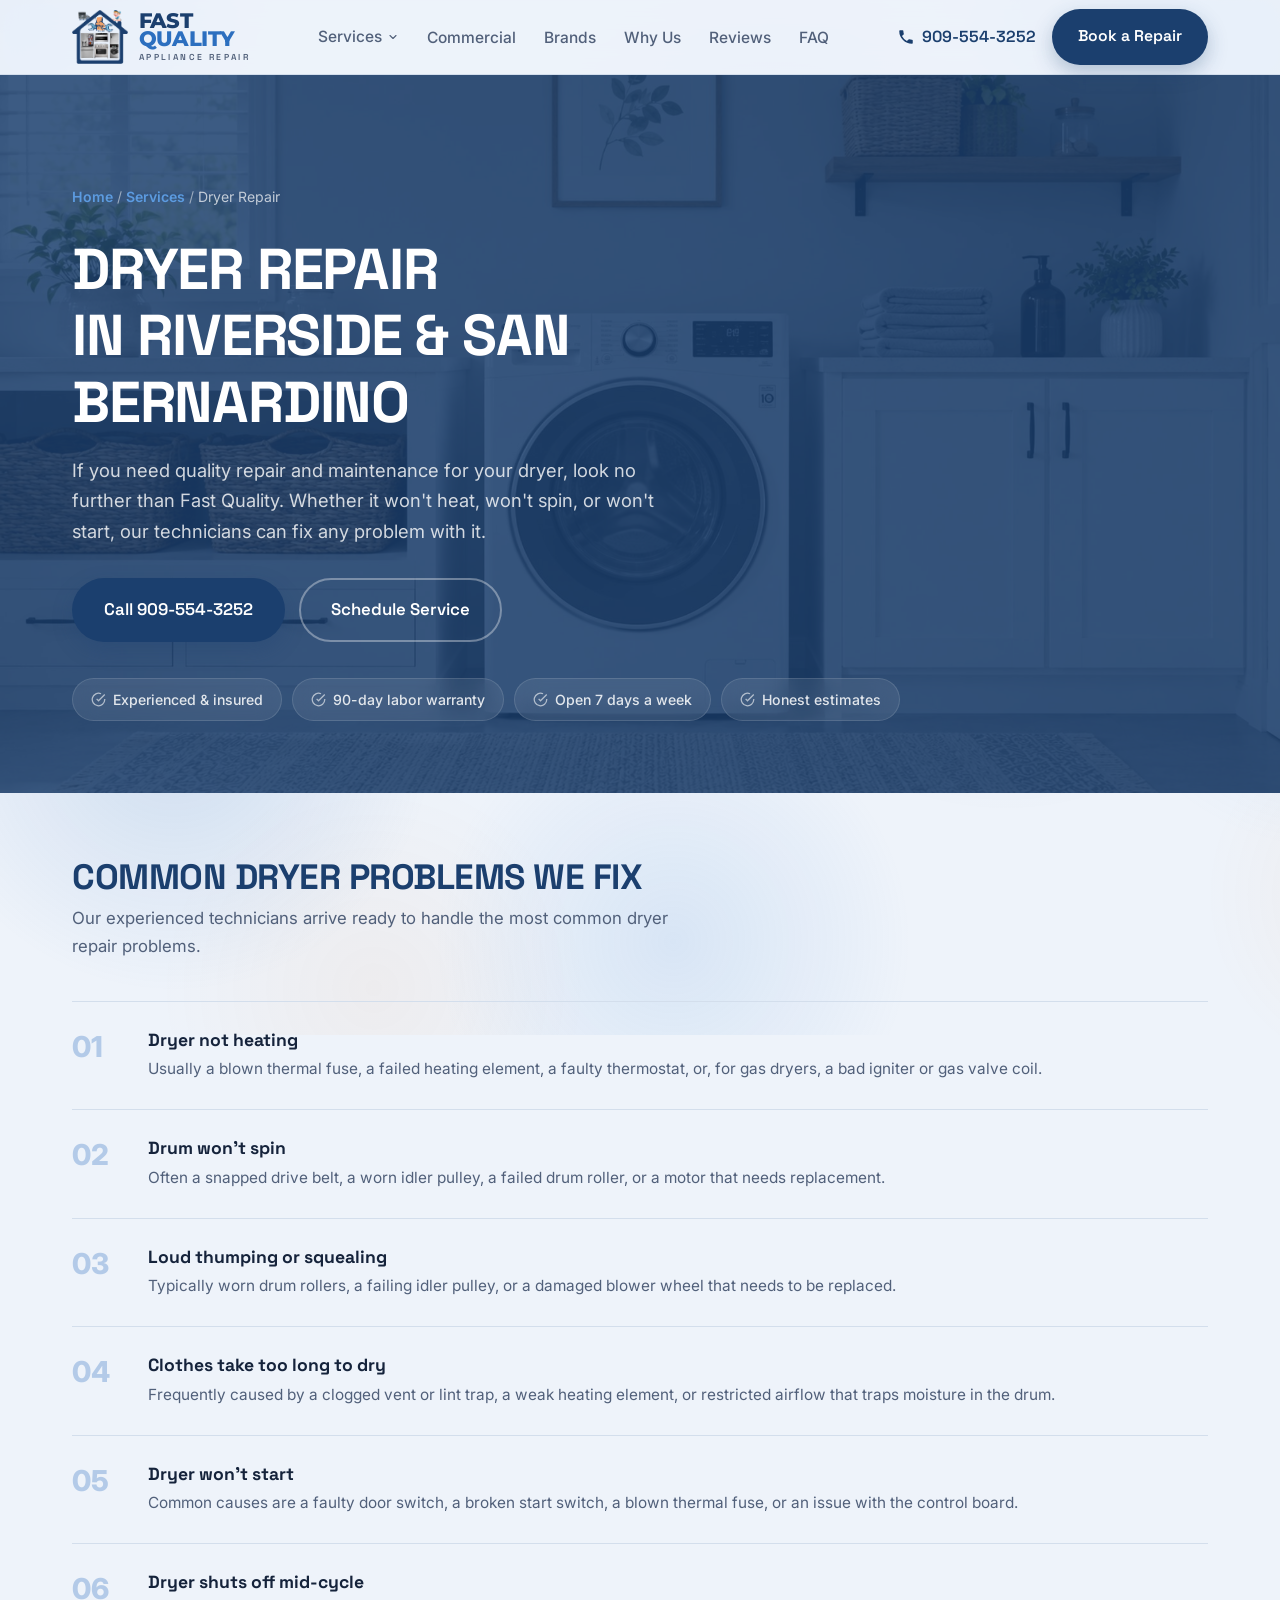
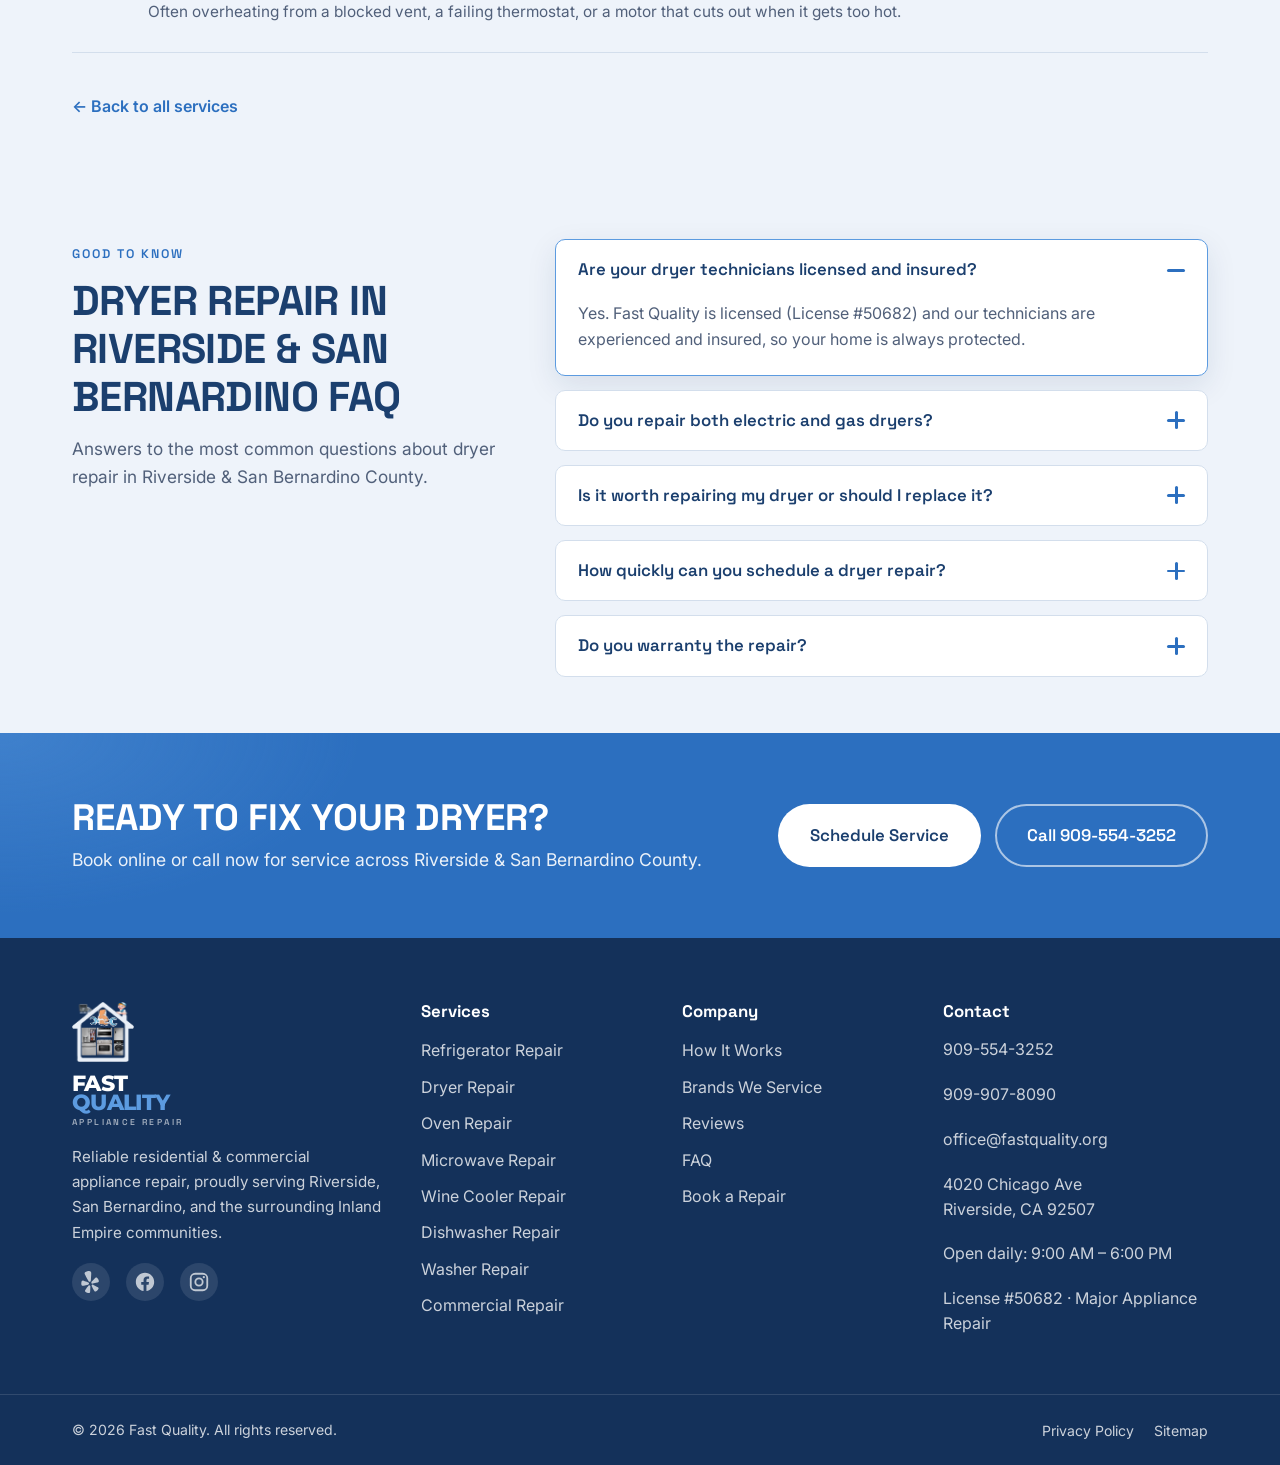
<file: services/dryer-repair.html>
<!DOCTYPE html>
<html lang="en">
<head>
  <meta charset="UTF-8" />
  <meta name="viewport" content="width=device-width, initial-scale=1.0" />
  <meta name="theme-color" content="#1B3F6E" />

  <title>Dryer Repair in Riverside & San Bernardino | Fast Quality</title>
  <meta name="description" content="Quality dryer repair in Riverside & San Bernardino County. No heat, won't spin, loud noises or won't start. We fix it. Licensed #50682. Call 909-554-3252." />
  <meta name="robots" content="index, follow, max-image-preview:large" />
  <link rel="canonical" href="https://fastquality.us/services/dryer-repair" />

  <meta property="og:type" content="website" />
  <meta property="og:url" content="https://fastquality.us/services/dryer-repair" />
  <meta property="og:title" content="Dryer Repair in Riverside & San Bernardino | Fast Quality" />
  <meta property="og:description" content="Quality dryer repair in Riverside & San Bernardino County. No heat, won't spin, loud noises or won't start. We fix it. Licensed #50682. Call 909-554-3252." />
  <meta property="og:site_name" content="Fast Quality Appliance Repair" />
  <meta property="og:locale" content="en_US" />
  <meta property="og:image" content="https://fastquality.us/assets/og-image.jpg" />
  <meta property="og:image:width" content="1200" />
  <meta property="og:image:height" content="630" />
  <meta name="twitter:card" content="summary_large_image" />
  <meta name="twitter:image" content="https://fastquality.us/assets/og-image.jpg" />

  <meta name="geo.region" content="US-CA" />
  <meta name="geo.placename" content="Riverside" />

  <link rel="preconnect" href="https://fonts.googleapis.com" />
  <link rel="preconnect" href="https://fonts.gstatic.com" crossorigin />
  <link href="https://fonts.googleapis.com/css2?family=Montserrat:wght@700;800&family=Space+Grotesk:wght@500;600;700&family=Inter:wght@400;500;600;700&display=swap" rel="stylesheet" />
  <link rel="stylesheet" href="../css/styles.css" />
  <link rel="icon" href="../assets/favicon.ico" sizes="any" />
  <link rel="icon" type="image/png" sizes="32x32" href="../assets/favicon-32.png" />
  <link rel="icon" type="image/png" sizes="16x16" href="../assets/favicon-16.png" />
  <link rel="apple-touch-icon" href="../assets/apple-touch-icon.png" />

  <script type="application/ld+json">
  {
    "@context": "https://schema.org",
    "@type": "Service",
    "serviceType": "Dryer Repair",
    "name": "Dryer Repair in Riverside &amp; San Bernardino",
    "provider": {
      "@type": "LocalBusiness",
      "name": "Fast Quality Appliance Repair",
      "telephone": "+1-909-554-3252",
      "areaServed": "Riverside & San Bernardino County, CA"
    },
    "areaServed": [
      { "@type": "AdministrativeArea", "name": "Riverside County" },
      { "@type": "AdministrativeArea", "name": "San Bernardino County" }
    ],
    "url": "https://fastquality.us/services/dryer-repair"
  }
  </script>
  <script type="application/ld+json">
  {
    "@context": "https://schema.org",
    "@type": "BreadcrumbList",
    "itemListElement": [
      { "@type": "ListItem", "position": 1, "name": "Home", "item": "https://fastquality.us/" },
      { "@type": "ListItem", "position": 2, "name": "Services", "item": "https://fastquality.us/#services" },
      { "@type": "ListItem", "position": 3, "name": "Dryer Repair in Riverside &amp; San Bernardino", "item": "https://fastquality.us/services/dryer-repair" }
    ]
  }
  </script>
  <script type="application/ld+json">
  {
    "@context": "https://schema.org",
    "@type": "FAQPage",
    "mainEntity": [
      { "@type": "Question", "name": "Are your dryer technicians licensed and insured?", "acceptedAnswer": { "@type": "Answer", "text": "Yes. Fast Quality is licensed (License #50682) and our technicians are experienced and insured, so your home is always protected." } },
      { "@type": "Question", "name": "Do you repair both electric and gas dryers?", "acceptedAnswer": { "@type": "Answer", "text": "Yes. We service both electric and gas dryers from all major brands, and we always handle gas connections safely." } },
      { "@type": "Question", "name": "Is it worth repairing my dryer or should I replace it?", "acceptedAnswer": { "@type": "Answer", "text": "Most dryer problems including heating, spinning, noise, and start failures, are affordable to repair and well worth it compared to the cost of a new machine. We'll give you an honest recommendation." } },
      { "@type": "Question", "name": "How quickly can you schedule a dryer repair?", "acceptedAnswer": { "@type": "Answer", "text": "Typically within a day or two. We work seven days a week from 9 AM to 6 PM . Call us for the soonest available slot." } },
      { "@type": "Question", "name": "Do you warranty the repair?", "acceptedAnswer": { "@type": "Answer", "text": "Yes. Every dryer repair is backed by our workmanship warranty on the labor we perform." } }
    ]
  }
  </script>
</head>

<body>
  <a class="skip-link" href="#main">Skip to main content</a>
  <header class="site-header" id="top">
    <div class="container header-inner">
      <a href="/" class="logo" aria-label="Fast Quality Appliance Repair home">
        <img src="../assets/logo-emblem.png" alt="" class="logo-img" /> <span class="logo-text">Fast<span>Quality</span><small>Appliance Repair</small></span>
      </a>
      <nav class="main-nav" aria-label="Primary navigation">
        <ul>
          <li class="has-dropdown">
            <a href="/#services">Services <svg class="caret" width="12" height="12" viewBox="0 0 24 24" fill="none" aria-hidden="true"><path d="M6 9l6 6 6-6" stroke="currentColor" stroke-width="2.2" stroke-linecap="round" stroke-linejoin="round"/></svg></a>
            <ul class="dropdown">
              <li><a href="refrigerator-repair">Refrigerator Repair</a></li>
              <li><a href="dryer-repair">Dryer Repair</a></li>
              <li><a href="oven-repair">Oven Repair</a></li>
              <li><a href="microwave-repair">Microwave Repair</a></li>
              <li><a href="wine-cooler-repair">Wine Cooler Repair</a></li>
              <li><a href="dishwasher-repair">Dishwasher Repair</a></li>
              <li><a href="washer-repair">Washer Repair</a></li>
            </ul>
          </li>
          <li><a href="/#commercial">Commercial</a></li>
          <li><a href="/#brands">Brands</a></li>
          <li><a href="/#why">Why Us</a></li>
          <li><a href="/#reviews">Reviews</a></li>
          <li><a href="/#faq">FAQ</a></li>
        </ul>
      </nav>
      <div class="header-cta">
        <a href="tel:+19095543252" class="phone-link" aria-label="Call Fast Quality Appliance Repair">
          <svg width="18" height="18" viewBox="0 0 24 24" fill="none" aria-hidden="true"><path d="M6.6 10.8a15.1 15.1 0 0 0 6.6 6.6l2.2-2.2a1 1 0 0 1 1-.24 11.4 11.4 0 0 0 3.6.57 1 1 0 0 1 1 1V20a1 1 0 0 1-1 1A17 17 0 0 1 3 4a1 1 0 0 1 1-1h3.5a1 1 0 0 1 1 1 11.4 11.4 0 0 0 .57 3.6 1 1 0 0 1-.25 1l-2.2 2.2z" fill="currentColor"/></svg>
          <span>909-554-3252</span>
        </a>
        <a href="#book" class="btn btn-primary">Book a Repair</a>
      </div>
      <button class="nav-toggle" aria-label="Open menu" aria-expanded="false" aria-controls="mobile-menu">
        <span></span><span></span><span></span>
      </button>
    </div>
    <div class="mobile-menu" id="mobile-menu" hidden>
      <nav aria-label="Mobile navigation">
        <ul>
          <li><a href="/#services">Services</a></li>
          <li><a href="/#commercial">Commercial</a></li>
          <li><a href="/#brands">Brands</a></li>
          <li><a href="/#why">Why Us</a></li>
          <li><a href="/#reviews">Reviews</a></li>
          <li><a href="/#faq">FAQ</a></li>
        </ul>
      </nav>
      <a href="tel:+19095543252" class="btn btn-ghost btn-block">Call 909-554-3252</a>
      <a href="#book" class="btn btn-primary btn-block">Book a Repair</a>
    </div>
  </header>

  <main id="main">
    <section class="svc-hero">
      <img class="svc-hero-bg" src="../assets/services/dryer-service.jpg" alt="" aria-hidden="true" />
      <div class="container">
        <nav class="svc-breadcrumb" aria-label="Breadcrumb">
          <a href="/">Home</a> / <a href="/#services">Services</a> / <span>Dryer Repair</span>
        </nav>
        <h1>Dryer Repair<br>in Riverside &amp; San Bernardino</h1>
        <p class="svc-hero-desc">If you need quality repair and maintenance for your dryer, look no further than Fast Quality. Whether it won't heat, won't spin, or won't start, our technicians can fix any problem with it.</p>
        <div class="svc-hero-actions">
          <a href="tel:+19095543252" class="btn btn-primary btn-lg">Call 909-554-3252</a>
          <a href="#book" class="btn btn-outline btn-lg">Schedule Service</a>
        </div>
        <div class="trust-pills">
          <span class="trust-pill"><svg viewBox="0 0 24 24" fill="none" stroke="currentColor" stroke-width="2"><path d="M22 11.08V12a10 10 0 1 1-5.93-9.14"/><path d="M22 4 12 14.01l-3-3"/></svg> Experienced &amp; insured</span>
          <span class="trust-pill"><svg viewBox="0 0 24 24" fill="none" stroke="currentColor" stroke-width="2"><path d="M22 11.08V12a10 10 0 1 1-5.93-9.14"/><path d="M22 4 12 14.01l-3-3"/></svg> 90-day labor warranty</span>
          <span class="trust-pill"><svg viewBox="0 0 24 24" fill="none" stroke="currentColor" stroke-width="2"><path d="M22 11.08V12a10 10 0 1 1-5.93-9.14"/><path d="M22 4 12 14.01l-3-3"/></svg> Open 7 days a week</span>
          <span class="trust-pill"><svg viewBox="0 0 24 24" fill="none" stroke="currentColor" stroke-width="2"><path d="M22 11.08V12a10 10 0 1 1-5.93-9.14"/><path d="M22 4 12 14.01l-3-3"/></svg> Honest estimates</span>
        </div>
      </div>
    </section>

    <section class="svc-body">
      <div class="container">
        <h2>Common Dryer Problems We Fix</h2>
        <p class="svc-lead">Our experienced technicians arrive ready to handle the most common dryer repair problems.</p>
        <div class="problem-list">
          <div class="problem-item">
            <span class="problem-num">01</span>
            <div>
              <h3>Dryer not heating</h3>
              <p>Usually a blown thermal fuse, a failed heating element, a faulty thermostat, or, for gas dryers, a bad igniter or gas valve coil.</p>
            </div>
          </div>
          <div class="problem-item">
            <span class="problem-num">02</span>
            <div>
              <h3>Drum won't spin</h3>
              <p>Often a snapped drive belt, a worn idler pulley, a failed drum roller, or a motor that needs replacement.</p>
            </div>
          </div>
          <div class="problem-item">
            <span class="problem-num">03</span>
            <div>
              <h3>Loud thumping or squealing</h3>
              <p>Typically worn drum rollers, a failing idler pulley, or a damaged blower wheel that needs to be replaced.</p>
            </div>
          </div>
          <div class="problem-item">
            <span class="problem-num">04</span>
            <div>
              <h3>Clothes take too long to dry</h3>
              <p>Frequently caused by a clogged vent or lint trap, a weak heating element, or restricted airflow that traps moisture in the drum.</p>
            </div>
          </div>
          <div class="problem-item">
            <span class="problem-num">05</span>
            <div>
              <h3>Dryer won't start</h3>
              <p>Common causes are a faulty door switch, a broken start switch, a blown thermal fuse, or an issue with the control board.</p>
            </div>
          </div>
          <div class="problem-item">
            <span class="problem-num">06</span>
            <div>
              <h3>Dryer shuts off mid-cycle</h3>
              <p>Often overheating from a blocked vent, a failing thermostat, or a motor that cuts out when it gets too hot.</p>
            </div>
          </div>
        </div>
        <p class="svc-back"><a href="/#services">&larr; Back to all services</a></p>
      </div>
    </section>

    <section class="faq section" id="faq" aria-labelledby="faq-heading">
      <div class="container faq-inner">
        <header class="section-head section-head-left">
          <span class="eyebrow">Good to know</span>
          <h2 id="faq-heading">Dryer Repair in Riverside &amp; San Bernardino FAQ</h2>
          <p class="section-lead">Answers to the most common questions about dryer repair in Riverside &amp; San Bernardino County.</p>
        </header>
        <div class="faq-list">
          <details class="faq-item" open>
            <summary><h3>Are your dryer technicians licensed and insured?</h3><span class="faq-icon" aria-hidden="true"></span></summary>
            <div class="faq-answer"><p>Yes. Fast Quality is licensed (License #50682) and our technicians are experienced and insured, so your home is always protected.</p></div>
          </details>
          <details class="faq-item">
            <summary><h3>Do you repair both electric and gas dryers?</h3><span class="faq-icon" aria-hidden="true"></span></summary>
            <div class="faq-answer"><p>Yes. We service both electric and gas dryers from all major brands, and we always handle gas connections safely.</p></div>
          </details>
          <details class="faq-item">
            <summary><h3>Is it worth repairing my dryer or should I replace it?</h3><span class="faq-icon" aria-hidden="true"></span></summary>
            <div class="faq-answer"><p>Most dryer problems including heating, spinning, noise, and start failures, are affordable to repair and well worth it compared to the cost of a new machine. We'll give you an honest recommendation.</p></div>
          </details>
          <details class="faq-item">
            <summary><h3>How quickly can you schedule a dryer repair?</h3><span class="faq-icon" aria-hidden="true"></span></summary>
            <div class="faq-answer"><p>Typically within a day or two. We work seven days a week from 9 AM to 6 PM . Call us for the soonest available slot.</p></div>
          </details>
          <details class="faq-item">
            <summary><h3>Do you warranty the repair?</h3><span class="faq-icon" aria-hidden="true"></span></summary>
            <div class="faq-answer"><p>Yes. Every dryer repair is backed by our workmanship warranty on the labor we perform.</p></div>
          </details>
        </div>
      </div>
    </section>

    <section class="cta-band" aria-labelledby="cta-heading">
      <div class="container cta-inner">
        <div>
          <h2 id="cta-heading">Ready to fix your dryer?</h2>
          <p>Book online or call now for service across Riverside &amp; San Bernardino County.</p>
        </div>
        <div class="cta-actions">
          <a href="#book" class="btn btn-light btn-lg">Schedule Service</a>
          <a href="tel:+19095543252" class="btn btn-outline-light btn-lg">Call 909-554-3252</a>
        </div>
      </div>
    </section>
  </main>

  <footer class="site-footer" aria-labelledby="footer-heading">
    <h2 id="footer-heading" class="sr-only">Fast Quality Appliance Repair footer</h2>
    <div class="container footer-grid">
      <div class="footer-brand">
        <a href="/" class="logo logo-light">
          <img src="../assets/logo-emblem-light.png" alt="" class="logo-img" /> <span class="logo-text">Fast<span>Quality</span><small>Appliance Repair</small></span>
        </a>
        <p>Reliable residential &amp; commercial appliance repair, proudly serving Riverside, San Bernardino, and the surrounding Inland Empire communities.</p>
        <div class="footer-social" aria-label="Social media">
          <a href="https://www.yelp.com/biz/fast-quality-appliance-repair-riverside" target="_blank" rel="noopener" aria-label="Yelp"><svg viewBox="0 0 24 24" fill="currentColor" width="22" height="22"><path d="M7.69 15.14l-3.67.85c-.38.09-.76.18-1.15.15-.26-.02-.51-.04-.76-.21a1.18 1.18 0 0 1-.33-.36c-.35-.55-.37-1.37-.37-2 0-.7.11-1.4.33-2.07.03-.08.07-.16.11-.25.04-.07.08-.14.13-.22.05-.06.1-.13.16-.2a1.17 1.17 0 0 1 .4-.28 1.08 1.08 0 0 1 .46-.08c.24 0 .51.05.91.17l.19.06c.33.1.7.24 1.15.4.69.24 1.37.49 2.05.74l1.21.44c.22.08.44.18.64.3.17.1.33.23.45.39.08.12.15.26.19.43a1.22 1.22 0 0 1-.87 1.45l-.11.03-1.1.26zM18.82 7.57a1.85 1.85 0 0 0-.2-.18 2.41 2.41 0 0 0-.44-.25 1.17 1.17 0 0 0-.48-.08c-.16 0-.31.04-.45.13-.21.1-.44.27-.74.55l-.14.13c-.25.24-.53.53-.86.87-.52.53-1.03 1.06-1.52 1.56l-.9.93a4.19 4.19 0 0 0-.45.55 1.54 1.54 0 0 0-.24.55 1.22 1.22 0 0 0 1.44 1.39l.11-.02 4.78-1.1c.38-.09.76-.17 1.1-.36.23-.13.44-.26.59-.53.06-.12.11-.26.14-.47.07-.65-.27-1.39-.54-1.96a6.28 6.28 0 0 0-1.2-1.71zM8.97.08a8.67 8.67 0 0 0-.83.16c-.28.07-.55.14-.81.22-.87.28-2.09.81-2.3 1.81-.12.57.16 1.14.37 1.66.26.63.61 1.19.94 1.78.85 1.55 1.72 3.1 2.59 4.65.26.46.54 1.05 1.04 1.29a1.06 1.06 0 0 0 .85.09 1.21 1.21 0 0 0 .61-.35c.05-.05.07-.09.08-.08.35-.44.35-1.08.38-1.61.1-1.77.21-3.54.3-5.31.03-.67.11-1.33.07-2.01-.03-.56-.04-1.2-.39-1.66C11.14-.09 9.87-.03 8.97.08zm2.08 15.95a1.11 1.11 0 0 0-1.38-.35 1.48 1.48 0 0 0-.22.14c-.2.15-.37.34-.52.53l-.12.16-.77 1.06c-.44.6-.87 1.2-1.29 1.79-.28.39-.52.72-.71 1.01l-.11.16c-.23.35-.36.61-.42.84a1.09 1.09 0 0 0 .12.94c.05.07.1.14.15.21.05.06.11.12.18.18.07.06.14.12.21.17.53.37 1.11.63 1.72.84.52.15 1.05.25 1.57.3.09 0 .18 0 .27-.01.08-.01.17-.02.25-.04.08-.02.17-.04.24-.07a1.19 1.19 0 0 0 .42-.27c.11-.11.2-.25.25-.4.09-.22.15-.5.19-.92l.02-.2c.03-.35.04-.75.07-1.23.04-.74.07-1.47.09-2.2l.05-1.31c.01-.3 0-.63-.08-.93a1.4 1.4 0 0 0-.18-.41zm8.68 2.04c-.16-.18-.39-.35-.75-.57l-.17-.1c-.3-.18-.66-.37-1.08-.6-.65-.35-1.3-.69-1.94-1.04l-1.15-.61-.18-.09c-.22-.11-.46-.2-.7-.25a1.11 1.11 0 0 0-1.1.9 1.42 1.42 0 0 0 .02.44c.06.31.19.61.33.88l.62 1.15c.34.65.69 1.3 1.04 1.94.23.42.42.78.6 1.08l.1.17c.22.36.39.58.57.75.11.11.25.2.4.25.16.05.33.07.49.05.08-.01.17-.02.25-.04.08-.02.16-.05.24-.08a1.86 1.86 0 0 0 .25-.11 6.1 6.1 0 0 0 1.28-.96c.46-.45.87-.95 1.18-1.51.04-.08.08-.16.11-.25.03-.08.06-.16.08-.24.02-.08.03-.17.04-.25a1.19 1.19 0 0 0-.06-.49 1.09 1.09 0 0 0-.25-.4z"/></svg></a>
          <a href="https://www.facebook.com/profile.php?id=61585289600174" target="_blank" rel="noopener" aria-label="Facebook"><svg viewBox="0 0 24 24" fill="currentColor" width="22" height="22"><path d="M22 12c0-5.52-4.48-10-10-10S2 6.48 2 12c0 4.99 3.66 9.12 8.44 9.88v-6.99H7.9V12h2.54V9.8c0-2.5 1.49-3.89 3.78-3.89 1.09 0 2.24.2 2.24.2v2.46h-1.26c-1.24 0-1.63.77-1.63 1.56V12h2.78l-.44 2.89h-2.34v6.99C18.34 21.12 22 16.99 22 12z"/></svg></a>
          <a href="https://www.instagram.com/fastqualityappliancerepair/" target="_blank" rel="noopener" aria-label="Instagram"><svg viewBox="0 0 24 24" fill="currentColor" width="22" height="22"><path d="M7.8 2h8.4A5.8 5.8 0 0 1 22 7.8v8.4a5.8 5.8 0 0 1-5.8 5.8H7.8A5.8 5.8 0 0 1 2 16.2V7.8A5.8 5.8 0 0 1 7.8 2zm-.2 2A3.6 3.6 0 0 0 4 7.6v8.8A3.6 3.6 0 0 0 7.6 20h8.8a3.6 3.6 0 0 0 3.6-3.6V7.6A3.6 3.6 0 0 0 16.4 4H7.6zm9.65 1.5a1.25 1.25 0 1 1 0 2.5 1.25 1.25 0 0 1 0-2.5zM12 7a5 5 0 1 1 0 10 5 5 0 0 1 0-10zm0 2a3 3 0 1 0 0 6 3 3 0 0 0 0-6z"/></svg></a>
        </div>
      </div>

      <nav class="footer-col" aria-label="Services">
        <h3>Services</h3>
        <ul>
          <li><a href="refrigerator-repair">Refrigerator Repair</a></li>
          <li><a href="dryer-repair">Dryer Repair</a></li>
          <li><a href="oven-repair">Oven Repair</a></li>
              <li><a href="microwave-repair">Microwave Repair</a></li>
          <li><a href="wine-cooler-repair">Wine Cooler Repair</a></li>
          <li><a href="dishwasher-repair">Dishwasher Repair</a></li>
          <li><a href="washer-repair">Washer Repair</a></li>
          <li><a href="/#commercial">Commercial Repair</a></li>
        </ul>
      </nav>

      <nav class="footer-col" aria-label="Company">
        <h3>Company</h3>
        <ul>
          <li><a href="/#why">How It Works</a></li>
          <li><a href="/#brands">Brands We Service</a></li>
          <li><a href="/#reviews">Reviews</a></li>
          <li><a href="/#faq">FAQ</a></li>
          <li><a href="/#book">Book a Repair</a></li>
        </ul>
      </nav>

      <div class="footer-col footer-contact">
        <h3>Contact</h3>
        <ul>
          <li><a href="tel:+19095543252">909-554-3252</a></li>
          <li><a href="tel:+19099078090">909-907-8090</a></li>
          <li><a href="mailto:office@fastquality.org">office@fastquality.org</a></li>
          <li>4020 Chicago Ave<br>Riverside, CA 92507</li>
          <li>Open daily: 9:00 AM &ndash; 6:00 PM</li>
          <li>License #50682 · Major Appliance Repair</li>
        </ul>
      </div>
    </div>

    <div class="footer-bottom">
      <div class="container footer-bottom-inner">
        <p>&copy; <span id="year">2026</span> Fast Quality. All rights reserved.</p>
        <ul>
          <li><a href="../privacy">Privacy Policy</a></li>
          <li><a href="../sitemap.xml">Sitemap</a></li>
        </ul>
      </div>
    </div>
  </footer>

  <a href="tel:+19095543252" class="sticky-call" aria-label="Call Fast Quality Appliance Repair now">
    <svg width="20" height="20" viewBox="0 0 24 24" fill="none" aria-hidden="true"><path d="M6.6 10.8a15.1 15.1 0 0 0 6.6 6.6l2.2-2.2a1 1 0 0 1 1-.24 11.4 11.4 0 0 0 3.6.57 1 1 0 0 1 1 1V20a1 1 0 0 1-1 1A17 17 0 0 1 3 4a1 1 0 0 1 1-1h3.5a1 1 0 0 1 1 1 11.4 11.4 0 0 0 .57 3.6 1 1 0 0 1-.25 1l-2.2 2.2z" fill="currentColor"/></svg>
    <span>Call Now</span>
  </a>

  <script src="../js/main.js" defer></script>
  <div class="modal-overlay" id="booking-modal" hidden>
    <div class="modal" role="dialog" aria-modal="true" aria-labelledby="bm-title">
      <button class="modal-close" type="button" aria-label="Close booking form">&times;</button>
      <h2 id="bm-title">Get your appliance back in action</h2>
      <p class="modal-sub">Share a few details and we'll be in touch to schedule your visit.</p>
      <form class="book-form" action="/contact.php" method="post" novalidate>
        <div class="hp-field" aria-hidden="true" style="position:absolute;left:-9999px;height:0;overflow:hidden"><label>Company<input type="text" name="company" tabindex="-1" autocomplete="off"></label></div>
        <div class="field"><label for="bm-name">Name</label><input type="text" id="bm-name" name="name" placeholder="Your Name" autocomplete="name" required /></div>
        <div class="field"><label for="bm-phone">Phone Number</label><input type="tel" id="bm-phone" name="phone" placeholder="Your Number" autocomplete="tel" required /></div>
        <div class="field"><label for="bm-zip">Address or Zip Code</label><input type="text" id="bm-zip" name="zip" placeholder="Your Address or Zip" autocomplete="postal-code" required /></div>
        <div class="field"><label for="bm-appliance">Type of Service</label>
          <select id="bm-appliance" name="appliance" required>
            <option value="" selected disabled>Select a service</option>
            <option>Refrigerator</option><option>Dryer</option><option>Oven</option><option>Wine Cooler</option><option>Dishwasher</option><option>Washer</option><option>Commercial equipment</option><option>Other</option>
          </select>
        </div>
        <div class="field issue-field" hidden><label for="bm-issue">Please specify your issue</label><input type="text" id="bm-issue" name="issue" placeholder="Tell us what's going on" /></div>
        <button type="submit" class="btn btn-primary btn-block btn-lg">Book My Repair</button>
        <p class="form-note">By clicking, you agree to our <a href="../privacy">Privacy Policy</a>.</p>
      </form>
    </div>
  </div>
</body>
</html>
</file>
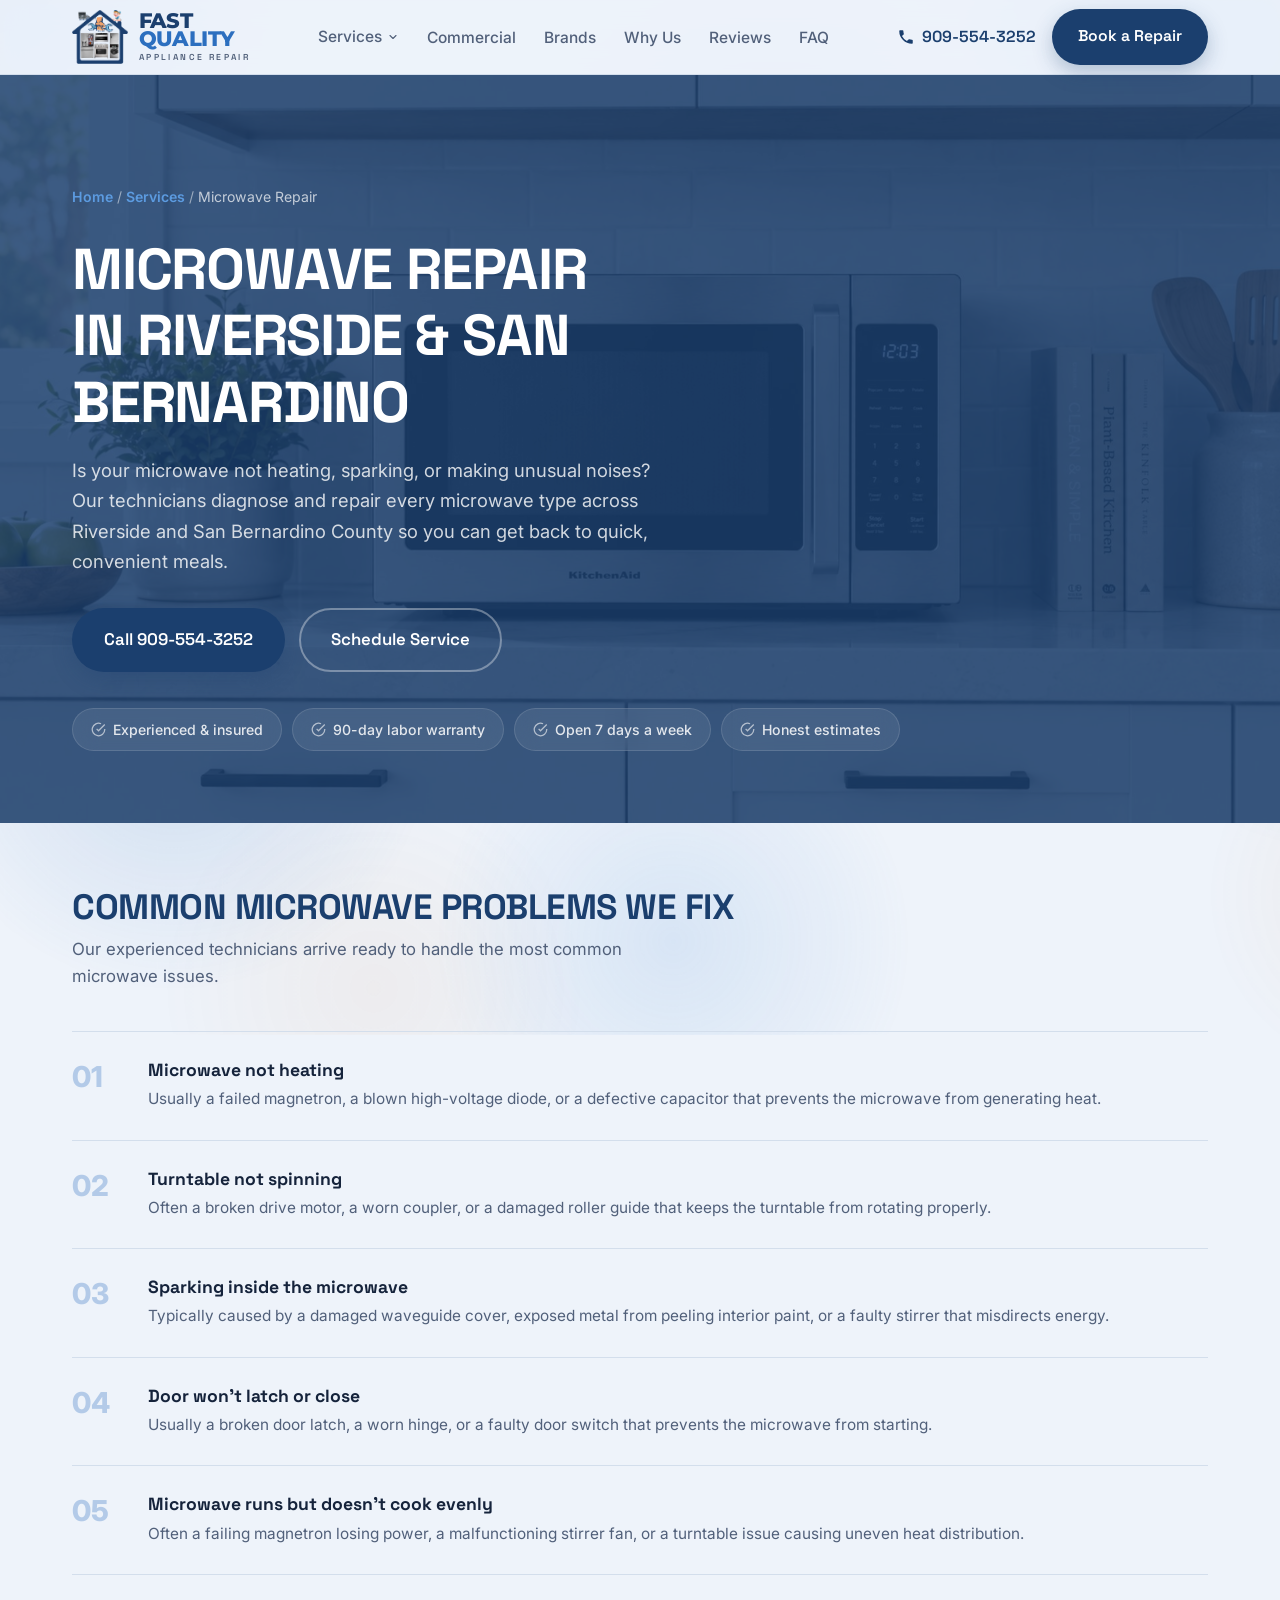
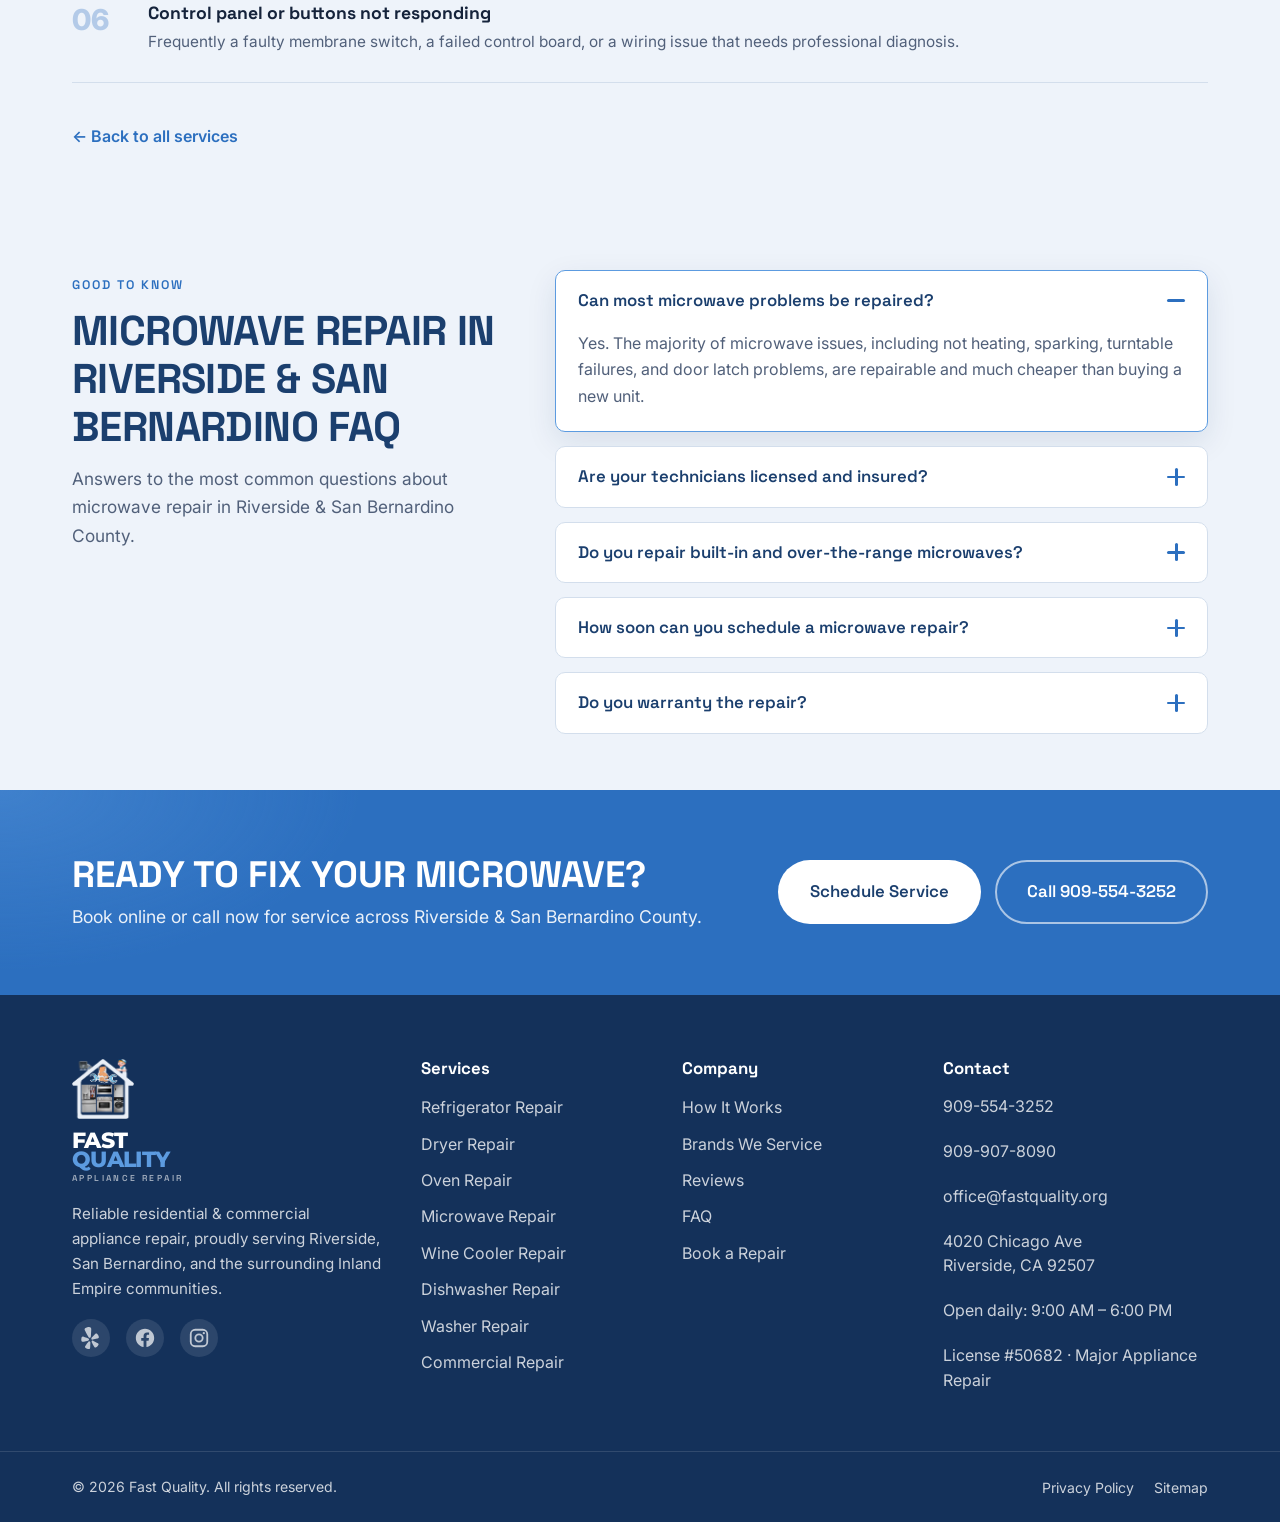
<file: services/microwave-repair.html>
<!DOCTYPE html>
<html lang="en">
<head>
  <meta charset="UTF-8" />
  <meta name="viewport" content="width=device-width, initial-scale=1.0" />
  <meta name="theme-color" content="#1B3F6E" />

  <title>Microwave Repair in Riverside & San Bernardino | Fast Quality</title>
  <meta name="description" content="Expert microwave repair in Riverside & San Bernardino County. Not heating, sparking, turntable not spinning or door won't latch. We fix it. Licensed #50682. Call 909-554-3252." />
  <meta name="robots" content="index, follow, max-image-preview:large" />
  <link rel="canonical" href="https://fastquality.us/services/microwave-repair" />

  <meta property="og:type" content="website" />
  <meta property="og:url" content="https://fastquality.us/services/microwave-repair" />
  <meta property="og:title" content="Microwave Repair in Riverside & San Bernardino | Fast Quality" />
  <meta property="og:description" content="Expert microwave repair in Riverside & San Bernardino County. Not heating, sparking, turntable not spinning or door won't latch. We fix it. Licensed #50682. Call 909-554-3252." />
  <meta property="og:site_name" content="Fast Quality Appliance Repair" />
  <meta property="og:locale" content="en_US" />
  <meta property="og:image" content="https://fastquality.us/assets/og-image.jpg" />
  <meta property="og:image:width" content="1200" />
  <meta property="og:image:height" content="630" />
  <meta name="twitter:card" content="summary_large_image" />
  <meta name="twitter:image" content="https://fastquality.us/assets/og-image.jpg" />

  <meta name="geo.region" content="US-CA" />
  <meta name="geo.placename" content="Riverside" />

  <link rel="preconnect" href="https://fonts.googleapis.com" />
  <link rel="preconnect" href="https://fonts.gstatic.com" crossorigin />
  <link href="https://fonts.googleapis.com/css2?family=Montserrat:wght@700;800&family=Space+Grotesk:wght@500;600;700&family=Inter:wght@400;500;600;700&display=swap" rel="stylesheet" />
  <link rel="stylesheet" href="../css/styles.css" />
  <link rel="icon" href="../assets/favicon.ico" sizes="any" />
  <link rel="icon" type="image/png" sizes="32x32" href="../assets/favicon-32.png" />
  <link rel="icon" type="image/png" sizes="16x16" href="../assets/favicon-16.png" />
  <link rel="apple-touch-icon" href="../assets/apple-touch-icon.png" />

  <script type="application/ld+json">
  {
    "@context": "https://schema.org",
    "@type": "Service",
    "serviceType": "Microwave Repair",
    "name": "Microwave Repair in Riverside & San Bernardino",
    "provider": {
      "@type": "LocalBusiness",
      "name": "Fast Quality Appliance Repair",
      "telephone": "+1-909-554-3252",
      "areaServed": "Riverside & San Bernardino County, CA"
    },
    "areaServed": [
      { "@type": "AdministrativeArea", "name": "Riverside County" },
      { "@type": "AdministrativeArea", "name": "San Bernardino County" }
    ],
    "url": "https://fastquality.us/services/microwave-repair"
  }
  </script>
  <script type="application/ld+json">
  {
    "@context": "https://schema.org",
    "@type": "BreadcrumbList",
    "itemListElement": [
      { "@type": "ListItem", "position": 1, "name": "Home", "item": "https://fastquality.us/" },
      { "@type": "ListItem", "position": 2, "name": "Services", "item": "https://fastquality.us/#services" },
      { "@type": "ListItem", "position": 3, "name": "Microwave Repair in Riverside & San Bernardino", "item": "https://fastquality.us/services/microwave-repair" }
    ]
  }
  </script>
  <script type="application/ld+json">
  {
    "@context": "https://schema.org",
    "@type": "FAQPage",
    "mainEntity": [
      { "@type": "Question", "name": "Can most microwave problems be repaired?", "acceptedAnswer": { "@type": "Answer", "text": "Yes. The majority of microwave issues, including not heating, sparking, turntable failures, and door latch problems, are repairable and much cheaper than buying a new unit." } },
      { "@type": "Question", "name": "Are your technicians licensed and insured?", "acceptedAnswer": { "@type": "Answer", "text": "Yes. Fast Quality is licensed (License #50682) and our technicians are experienced and insured." } },
      { "@type": "Question", "name": "Do you repair built-in and over-the-range microwaves?", "acceptedAnswer": { "@type": "Answer", "text": "Absolutely. We service all types including countertop, over-the-range, built-in, and drawer microwaves from all major brands." } },
      { "@type": "Question", "name": "How soon can you schedule a microwave repair?", "acceptedAnswer": { "@type": "Answer", "text": "Typically within a day or two. We're open seven days a week, 9 AM to 6 PM. Call for the soonest slot." } },
      { "@type": "Question", "name": "Do you warranty the repair?", "acceptedAnswer": { "@type": "Answer", "text": "Yes. Every microwave repair is backed by our 90-day labor warranty. If the same issue returns within that period, we come back at no additional charge for labor." } }
    ]
  }
  </script>
</head>

<body>
  <a class="skip-link" href="#main">Skip to main content</a>
  <header class="site-header" id="top">
    <div class="container header-inner">
      <a href="/" class="logo" aria-label="Fast Quality Appliance Repair home">
        <img src="../assets/logo-emblem.png" alt="" class="logo-img" /> <span class="logo-text">Fast<span>Quality</span><small>Appliance Repair</small></span>
      </a>
      <nav class="main-nav" aria-label="Primary navigation">
        <ul>
          <li class="has-dropdown">
            <a href="/#services">Services <svg class="caret" width="12" height="12" viewBox="0 0 24 24" fill="none" aria-hidden="true"><path d="M6 9l6 6 6-6" stroke="currentColor" stroke-width="2.2" stroke-linecap="round" stroke-linejoin="round"/></svg></a>
            <ul class="dropdown">
              <li><a href="refrigerator-repair">Refrigerator Repair</a></li>
              <li><a href="dryer-repair">Dryer Repair</a></li>
              <li><a href="oven-repair">Oven Repair</a></li>
              <li><a href="microwave-repair">Microwave Repair</a></li>
              <li><a href="wine-cooler-repair">Wine Cooler Repair</a></li>
              <li><a href="dishwasher-repair">Dishwasher Repair</a></li>
              <li><a href="washer-repair">Washer Repair</a></li>
            </ul>
          </li>
          <li><a href="/#commercial">Commercial</a></li>
          <li><a href="/#brands">Brands</a></li>
          <li><a href="/#why">Why Us</a></li>
          <li><a href="/#reviews">Reviews</a></li>
          <li><a href="/#faq">FAQ</a></li>
        </ul>
      </nav>
      <div class="header-cta">
        <a href="tel:+19095543252" class="phone-link" aria-label="Call Fast Quality Appliance Repair">
          <svg width="18" height="18" viewBox="0 0 24 24" fill="none" aria-hidden="true"><path d="M6.6 10.8a15.1 15.1 0 0 0 6.6 6.6l2.2-2.2a1 1 0 0 1 1-.24 11.4 11.4 0 0 0 3.6.57 1 1 0 0 1 1 1V20a1 1 0 0 1-1 1A17 17 0 0 1 3 4a1 1 0 0 1 1-1h3.5a1 1 0 0 1 1 1 11.4 11.4 0 0 0 .57 3.6 1 1 0 0 1-.25 1l-2.2 2.2z" fill="currentColor"/></svg>
          <span>909-554-3252</span>
        </a>
        <a href="#book" class="btn btn-primary">Book a Repair</a>
      </div>
      <button class="nav-toggle" aria-label="Open menu" aria-expanded="false" aria-controls="mobile-menu">
        <span></span><span></span><span></span>
      </button>
    </div>
    <div class="mobile-menu" id="mobile-menu" hidden>
      <nav aria-label="Mobile navigation">
        <ul>
          <li><a href="/#services">Services</a></li>
          <li><a href="/#commercial">Commercial</a></li>
          <li><a href="/#brands">Brands</a></li>
          <li><a href="/#why">Why Us</a></li>
          <li><a href="/#reviews">Reviews</a></li>
          <li><a href="/#faq">FAQ</a></li>
        </ul>
      </nav>
      <a href="tel:+19095543252" class="btn btn-ghost btn-block">Call 909-554-3252</a>
      <a href="#book" class="btn btn-primary btn-block">Book a Repair</a>
    </div>
  </header>

  <main id="main">
    <section class="svc-hero">
      <img class="svc-hero-bg" src="../assets/services/microwave-service.jpg" alt="" aria-hidden="true" />
      <div class="container">
        <nav class="svc-breadcrumb" aria-label="Breadcrumb">
          <a href="/">Home</a> / <a href="/#services">Services</a> / <span>Microwave Repair</span>
        </nav>
        <h1>Microwave Repair<br>in Riverside &amp; San Bernardino</h1>
        <p class="svc-hero-desc">Is your microwave not heating, sparking, or making unusual noises? Our technicians diagnose and repair every microwave type across Riverside and San Bernardino County so you can get back to quick, convenient meals.</p>
        <div class="svc-hero-actions">
          <a href="tel:+19095543252" class="btn btn-primary btn-lg">Call 909-554-3252</a>
          <a href="#book" class="btn btn-outline btn-lg">Schedule Service</a>
        </div>
        <div class="trust-pills">
          <span class="trust-pill"><svg viewBox="0 0 24 24" fill="none" stroke="currentColor" stroke-width="2"><path d="M22 11.08V12a10 10 0 1 1-5.93-9.14"/><path d="M22 4 12 14.01l-3-3"/></svg> Experienced &amp; insured</span>
          <span class="trust-pill"><svg viewBox="0 0 24 24" fill="none" stroke="currentColor" stroke-width="2"><path d="M22 11.08V12a10 10 0 1 1-5.93-9.14"/><path d="M22 4 12 14.01l-3-3"/></svg> 90-day labor warranty</span>
          <span class="trust-pill"><svg viewBox="0 0 24 24" fill="none" stroke="currentColor" stroke-width="2"><path d="M22 11.08V12a10 10 0 1 1-5.93-9.14"/><path d="M22 4 12 14.01l-3-3"/></svg> Open 7 days a week</span>
          <span class="trust-pill"><svg viewBox="0 0 24 24" fill="none" stroke="currentColor" stroke-width="2"><path d="M22 11.08V12a10 10 0 1 1-5.93-9.14"/><path d="M22 4 12 14.01l-3-3"/></svg> Honest estimates</span>
        </div>
      </div>
    </section>

    <section class="svc-body">
      <div class="container">
        <h2>Common Microwave Problems We Fix</h2>
        <p class="svc-lead">Our experienced technicians arrive ready to handle the most common microwave issues.</p>
        <div class="problem-list">
          <div class="problem-item">
            <span class="problem-num">01</span>
            <div>
              <h3>Microwave not heating</h3>
              <p>Usually a failed magnetron, a blown high-voltage diode, or a defective capacitor that prevents the microwave from generating heat.</p>
            </div>
          </div>
          <div class="problem-item">
            <span class="problem-num">02</span>
            <div>
              <h3>Turntable not spinning</h3>
              <p>Often a broken drive motor, a worn coupler, or a damaged roller guide that keeps the turntable from rotating properly.</p>
            </div>
          </div>
          <div class="problem-item">
            <span class="problem-num">03</span>
            <div>
              <h3>Sparking inside the microwave</h3>
              <p>Typically caused by a damaged waveguide cover, exposed metal from peeling interior paint, or a faulty stirrer that misdirects energy.</p>
            </div>
          </div>
          <div class="problem-item">
            <span class="problem-num">04</span>
            <div>
              <h3>Door won't latch or close</h3>
              <p>Usually a broken door latch, a worn hinge, or a faulty door switch that prevents the microwave from starting.</p>
            </div>
          </div>
          <div class="problem-item">
            <span class="problem-num">05</span>
            <div>
              <h3>Microwave runs but doesn't cook evenly</h3>
              <p>Often a failing magnetron losing power, a malfunctioning stirrer fan, or a turntable issue causing uneven heat distribution.</p>
            </div>
          </div>
          <div class="problem-item">
            <span class="problem-num">06</span>
            <div>
              <h3>Control panel or buttons not responding</h3>
              <p>Frequently a faulty membrane switch, a failed control board, or a wiring issue that needs professional diagnosis.</p>
            </div>
          </div>
        </div>
        <p class="svc-back"><a href="/#services">&larr; Back to all services</a></p>
      </div>
    </section>

    <section class="faq section" id="faq" aria-labelledby="faq-heading">
      <div class="container faq-inner">
        <header class="section-head section-head-left">
          <span class="eyebrow">Good to know</span>
          <h2 id="faq-heading">Microwave Repair in Riverside &amp; San Bernardino FAQ</h2>
          <p class="section-lead">Answers to the most common questions about microwave repair in Riverside &amp; San Bernardino County.</p>
        </header>
        <div class="faq-list">
          <details class="faq-item" open>
            <summary><h3>Can most microwave problems be repaired?</h3><span class="faq-icon" aria-hidden="true"></span></summary>
            <div class="faq-answer"><p>Yes. The majority of microwave issues, including not heating, sparking, turntable failures, and door latch problems, are repairable and much cheaper than buying a new unit.</p></div>
          </details>
          <details class="faq-item">
            <summary><h3>Are your technicians licensed and insured?</h3><span class="faq-icon" aria-hidden="true"></span></summary>
            <div class="faq-answer"><p>Yes. Fast Quality is licensed (License #50682) and our technicians are experienced and insured.</p></div>
          </details>
          <details class="faq-item">
            <summary><h3>Do you repair built-in and over-the-range microwaves?</h3><span class="faq-icon" aria-hidden="true"></span></summary>
            <div class="faq-answer"><p>Absolutely. We service all types including countertop, over-the-range, built-in, and drawer microwaves from all major brands.</p></div>
          </details>
          <details class="faq-item">
            <summary><h3>How soon can you schedule a microwave repair?</h3><span class="faq-icon" aria-hidden="true"></span></summary>
            <div class="faq-answer"><p>Typically within a day or two. We're open seven days a week, 9 AM to 6 PM. Call for the soonest slot.</p></div>
          </details>
          <details class="faq-item">
            <summary><h3>Do you warranty the repair?</h3><span class="faq-icon" aria-hidden="true"></span></summary>
            <div class="faq-answer"><p>Yes. Every microwave repair is backed by our 90-day labor warranty. If the same issue returns within that period, we come back at no additional charge for labor.</p></div>
          </details>
        </div>
      </div>
    </section>

    <section class="cta-band" aria-labelledby="cta-heading">
      <div class="container cta-inner">
        <div>
          <h2 id="cta-heading">Ready to fix your microwave?</h2>
          <p>Book online or call now for service across Riverside &amp; San Bernardino County.</p>
        </div>
        <div class="cta-actions">
          <a href="#book" class="btn btn-light btn-lg">Schedule Service</a>
          <a href="tel:+19095543252" class="btn btn-outline-light btn-lg">Call 909-554-3252</a>
        </div>
      </div>
    </section>
  </main>

  <footer class="site-footer" aria-labelledby="footer-heading">
    <h2 id="footer-heading" class="sr-only">Fast Quality Appliance Repair footer</h2>
    <div class="container footer-grid">
      <div class="footer-brand">
        <a href="/" class="logo logo-light">
          <img src="../assets/logo-emblem-light.png" alt="" class="logo-img" /> <span class="logo-text">Fast<span>Quality</span><small>Appliance Repair</small></span>
        </a>
        <p>Reliable residential &amp; commercial appliance repair, proudly serving Riverside, San Bernardino, and the surrounding Inland Empire communities.</p>
        <div class="footer-social" aria-label="Social media">
          <a href="https://www.yelp.com/biz/fast-quality-appliance-repair-riverside" target="_blank" rel="noopener" aria-label="Yelp"><svg viewBox="0 0 24 24" fill="currentColor" width="22" height="22"><path d="M7.69 15.14l-3.67.85c-.38.09-.76.18-1.15.15-.26-.02-.51-.04-.76-.21a1.18 1.18 0 0 1-.33-.36c-.35-.55-.37-1.37-.37-2 0-.7.11-1.4.33-2.07.03-.08.07-.16.11-.25.04-.07.08-.14.13-.22.05-.06.1-.13.16-.2a1.17 1.17 0 0 1 .4-.28 1.08 1.08 0 0 1 .46-.08c.24 0 .51.05.91.17l.19.06c.33.1.7.24 1.15.4.69.24 1.37.49 2.05.74l1.21.44c.22.08.44.18.64.3.17.1.33.23.45.39.08.12.15.26.19.43a1.22 1.22 0 0 1-.87 1.45l-.11.03-1.1.26zM18.82 7.57a1.85 1.85 0 0 0-.2-.18 2.41 2.41 0 0 0-.44-.25 1.17 1.17 0 0 0-.48-.08c-.16 0-.31.04-.45.13-.21.1-.44.27-.74.55l-.14.13c-.25.24-.53.53-.86.87-.52.53-1.03 1.06-1.52 1.56l-.9.93a4.19 4.19 0 0 0-.45.55 1.54 1.54 0 0 0-.24.55 1.22 1.22 0 0 0 1.44 1.39l.11-.02 4.78-1.1c.38-.09.76-.17 1.1-.36.23-.13.44-.26.59-.53.06-.12.11-.26.14-.47.07-.65-.27-1.39-.54-1.96a6.28 6.28 0 0 0-1.2-1.71zM8.97.08a8.67 8.67 0 0 0-.83.16c-.28.07-.55.14-.81.22-.87.28-2.09.81-2.3 1.81-.12.57.16 1.14.37 1.66.26.63.61 1.19.94 1.78.85 1.55 1.72 3.1 2.59 4.65.26.46.54 1.05 1.04 1.29a1.06 1.06 0 0 0 .85.09 1.21 1.21 0 0 0 .61-.35c.05-.05.07-.09.08-.08.35-.44.35-1.08.38-1.61.1-1.77.21-3.54.3-5.31.03-.67.11-1.33.07-2.01-.03-.56-.04-1.2-.39-1.66C11.14-.09 9.87-.03 8.97.08zm2.08 15.95a1.11 1.11 0 0 0-1.38-.35 1.48 1.48 0 0 0-.22.14c-.2.15-.37.34-.52.53l-.12.16-.77 1.06c-.44.6-.87 1.2-1.29 1.79-.28.39-.52.72-.71 1.01l-.11.16c-.23.35-.36.61-.42.84a1.09 1.09 0 0 0 .12.94c.05.07.1.14.15.21.05.06.11.12.18.18.07.06.14.12.21.17.53.37 1.11.63 1.72.84.52.15 1.05.25 1.57.3.09 0 .18 0 .27-.01.08-.01.17-.02.25-.04.08-.02.17-.04.24-.07a1.19 1.19 0 0 0 .42-.27c.11-.11.2-.25.25-.4.09-.22.15-.5.19-.92l.02-.2c.03-.35.04-.75.07-1.23.04-.74.07-1.47.09-2.2l.05-1.31c.01-.3 0-.63-.08-.93a1.4 1.4 0 0 0-.18-.41zm8.68 2.04c-.16-.18-.39-.35-.75-.57l-.17-.1c-.3-.18-.66-.37-1.08-.6-.65-.35-1.3-.69-1.94-1.04l-1.15-.61-.18-.09c-.22-.11-.46-.2-.7-.25a1.11 1.11 0 0 0-1.1.9 1.42 1.42 0 0 0 .02.44c.06.31.19.61.33.88l.62 1.15c.34.65.69 1.3 1.04 1.94.23.42.42.78.6 1.08l.1.17c.22.36.39.58.57.75.11.11.25.2.4.25.16.05.33.07.49.05.08-.01.17-.02.25-.04.08-.02.16-.05.24-.08a1.86 1.86 0 0 0 .25-.11 6.1 6.1 0 0 0 1.28-.96c.46-.45.87-.95 1.18-1.51.04-.08.08-.16.11-.25.03-.08.06-.16.08-.24.02-.08.03-.17.04-.25a1.19 1.19 0 0 0-.06-.49 1.09 1.09 0 0 0-.25-.4z"/></svg></a>
          <a href="https://www.facebook.com/profile.php?id=61585289600174" target="_blank" rel="noopener" aria-label="Facebook"><svg viewBox="0 0 24 24" fill="currentColor" width="22" height="22"><path d="M22 12c0-5.52-4.48-10-10-10S2 6.48 2 12c0 4.99 3.66 9.12 8.44 9.88v-6.99H7.9V12h2.54V9.8c0-2.5 1.49-3.89 3.78-3.89 1.09 0 2.24.2 2.24.2v2.46h-1.26c-1.24 0-1.63.77-1.63 1.56V12h2.78l-.44 2.89h-2.34v6.99C18.34 21.12 22 16.99 22 12z"/></svg></a>
          <a href="https://www.instagram.com/fastqualityappliancerepair/" target="_blank" rel="noopener" aria-label="Instagram"><svg viewBox="0 0 24 24" fill="currentColor" width="22" height="22"><path d="M7.8 2h8.4A5.8 5.8 0 0 1 22 7.8v8.4a5.8 5.8 0 0 1-5.8 5.8H7.8A5.8 5.8 0 0 1 2 16.2V7.8A5.8 5.8 0 0 1 7.8 2zm-.2 2A3.6 3.6 0 0 0 4 7.6v8.8A3.6 3.6 0 0 0 7.6 20h8.8a3.6 3.6 0 0 0 3.6-3.6V7.6A3.6 3.6 0 0 0 16.4 4H7.6zm9.65 1.5a1.25 1.25 0 1 1 0 2.5 1.25 1.25 0 0 1 0-2.5zM12 7a5 5 0 1 1 0 10 5 5 0 0 1 0-10zm0 2a3 3 0 1 0 0 6 3 3 0 0 0 0-6z"/></svg></a>
        </div>
      </div>

      <nav class="footer-col" aria-label="Services">
        <h3>Services</h3>
        <ul>
          <li><a href="refrigerator-repair">Refrigerator Repair</a></li>
          <li><a href="dryer-repair">Dryer Repair</a></li>
          <li><a href="oven-repair">Oven Repair</a></li>
          <li><a href="microwave-repair">Microwave Repair</a></li>
          <li><a href="wine-cooler-repair">Wine Cooler Repair</a></li>
          <li><a href="dishwasher-repair">Dishwasher Repair</a></li>
          <li><a href="washer-repair">Washer Repair</a></li>
          <li><a href="/#commercial">Commercial Repair</a></li>
        </ul>
      </nav>

      <nav class="footer-col" aria-label="Company">
        <h3>Company</h3>
        <ul>
          <li><a href="/#why">How It Works</a></li>
          <li><a href="/#brands">Brands We Service</a></li>
          <li><a href="/#reviews">Reviews</a></li>
          <li><a href="/#faq">FAQ</a></li>
          <li><a href="/#book">Book a Repair</a></li>
        </ul>
      </nav>

      <div class="footer-col footer-contact">
        <h3>Contact</h3>
        <ul>
          <li><a href="tel:+19095543252">909-554-3252</a></li>
          <li><a href="tel:+19099078090">909-907-8090</a></li>
          <li><a href="mailto:office@fastquality.org">office@fastquality.org</a></li>
          <li>4020 Chicago Ave<br>Riverside, CA 92507</li>
          <li>Open daily: 9:00 AM &ndash; 6:00 PM</li>
          <li>License #50682 · Major Appliance Repair</li>
        </ul>
      </div>
    </div>

    <div class="footer-bottom">
      <div class="container footer-bottom-inner">
        <p>&copy; <span id="year">2026</span> Fast Quality. All rights reserved.</p>
        <ul>
          <li><a href="../privacy">Privacy Policy</a></li>
          <li><a href="../sitemap.xml">Sitemap</a></li>
        </ul>
      </div>
    </div>
  </footer>

  <a href="tel:+19095543252" class="sticky-call" aria-label="Call Fast Quality Appliance Repair now">
    <svg width="20" height="20" viewBox="0 0 24 24" fill="none" aria-hidden="true"><path d="M6.6 10.8a15.1 15.1 0 0 0 6.6 6.6l2.2-2.2a1 1 0 0 1 1-.24 11.4 11.4 0 0 0 3.6.57 1 1 0 0 1 1 1V20a1 1 0 0 1-1 1A17 17 0 0 1 3 4a1 1 0 0 1 1-1h3.5a1 1 0 0 1 1 1 11.4 11.4 0 0 0 .57 3.6 1 1 0 0 1-.25 1l-2.2 2.2z" fill="currentColor"/></svg>
    <span>Call Now</span>
  </a>

  <script src="../js/main.js" defer></script>
  <div class="modal-overlay" id="booking-modal" hidden>
    <div class="modal" role="dialog" aria-modal="true" aria-labelledby="bm-title">
      <button class="modal-close" type="button" aria-label="Close booking form">&times;</button>
      <h2 id="bm-title">Get your appliance back in action</h2>
      <p class="modal-sub">Share a few details and we'll be in touch to schedule your visit.</p>
      <form class="book-form" action="/contact.php" method="post" novalidate>
        <div class="hp-field" aria-hidden="true" style="position:absolute;left:-9999px;height:0;overflow:hidden"><label>Company<input type="text" name="company" tabindex="-1" autocomplete="off"></label></div>
        <div class="field"><label for="bm-name">Name</label><input type="text" id="bm-name" name="name" placeholder="Your Name" autocomplete="name" required /></div>
        <div class="field"><label for="bm-phone">Phone Number</label><input type="tel" id="bm-phone" name="phone" placeholder="Your Number" autocomplete="tel" required /></div>
        <div class="field"><label for="bm-zip">Address or Zip Code</label><input type="text" id="bm-zip" name="zip" placeholder="Your Address or Zip" autocomplete="postal-code" required /></div>
        <div class="field"><label for="bm-appliance">Type of Service</label>
          <select id="bm-appliance" name="appliance" required>
            <option value="" selected disabled>Select a service</option>
            <option>Refrigerator</option><option>Dryer</option><option>Oven</option><option>Microwave</option><option>Wine Cooler</option><option>Dishwasher</option><option>Washer</option><option>Commercial equipment</option><option>Other</option>
          </select>
        </div>
        <div class="field issue-field" hidden><label for="bm-issue">Please specify your issue</label><input type="text" id="bm-issue" name="issue" placeholder="Tell us what's going on" /></div>
        <button type="submit" class="btn btn-primary btn-block btn-lg">Book My Repair</button>
      </form>
    </div>
  </div>
</body>
</html>
</file>
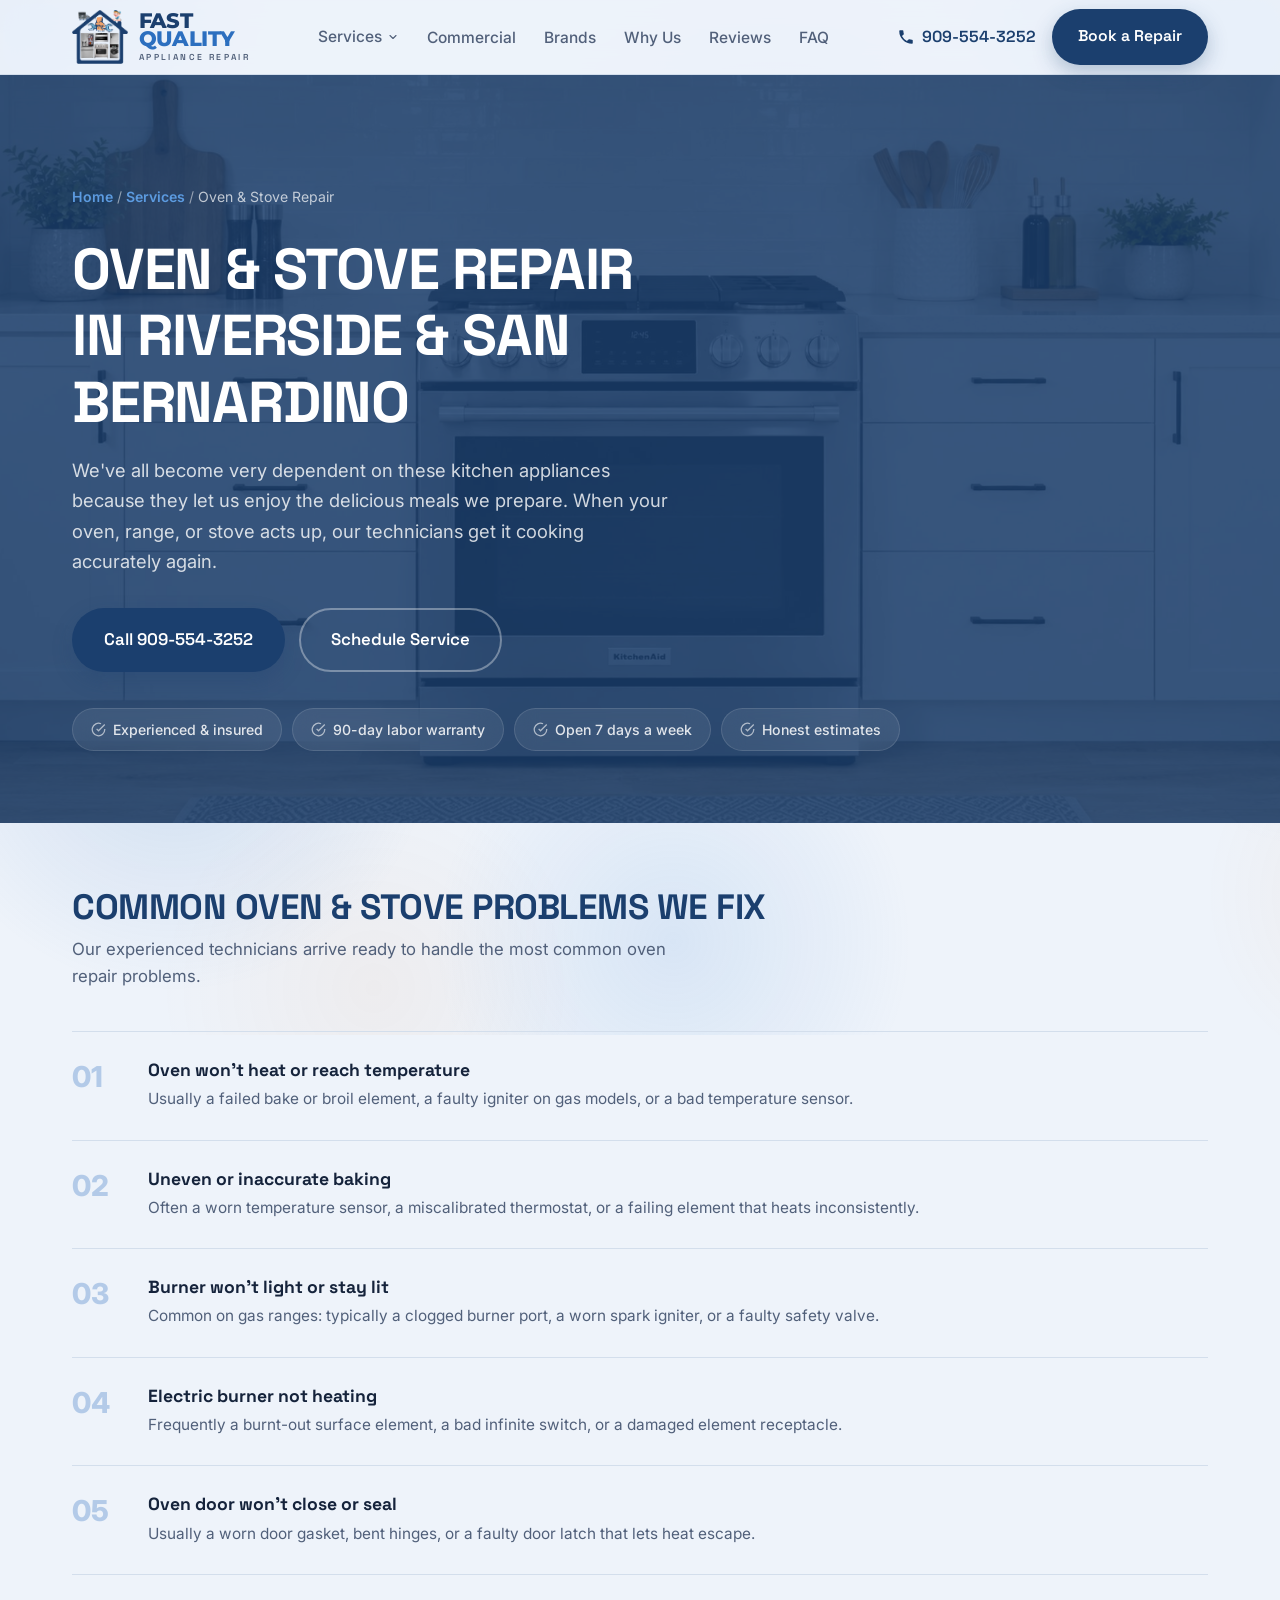
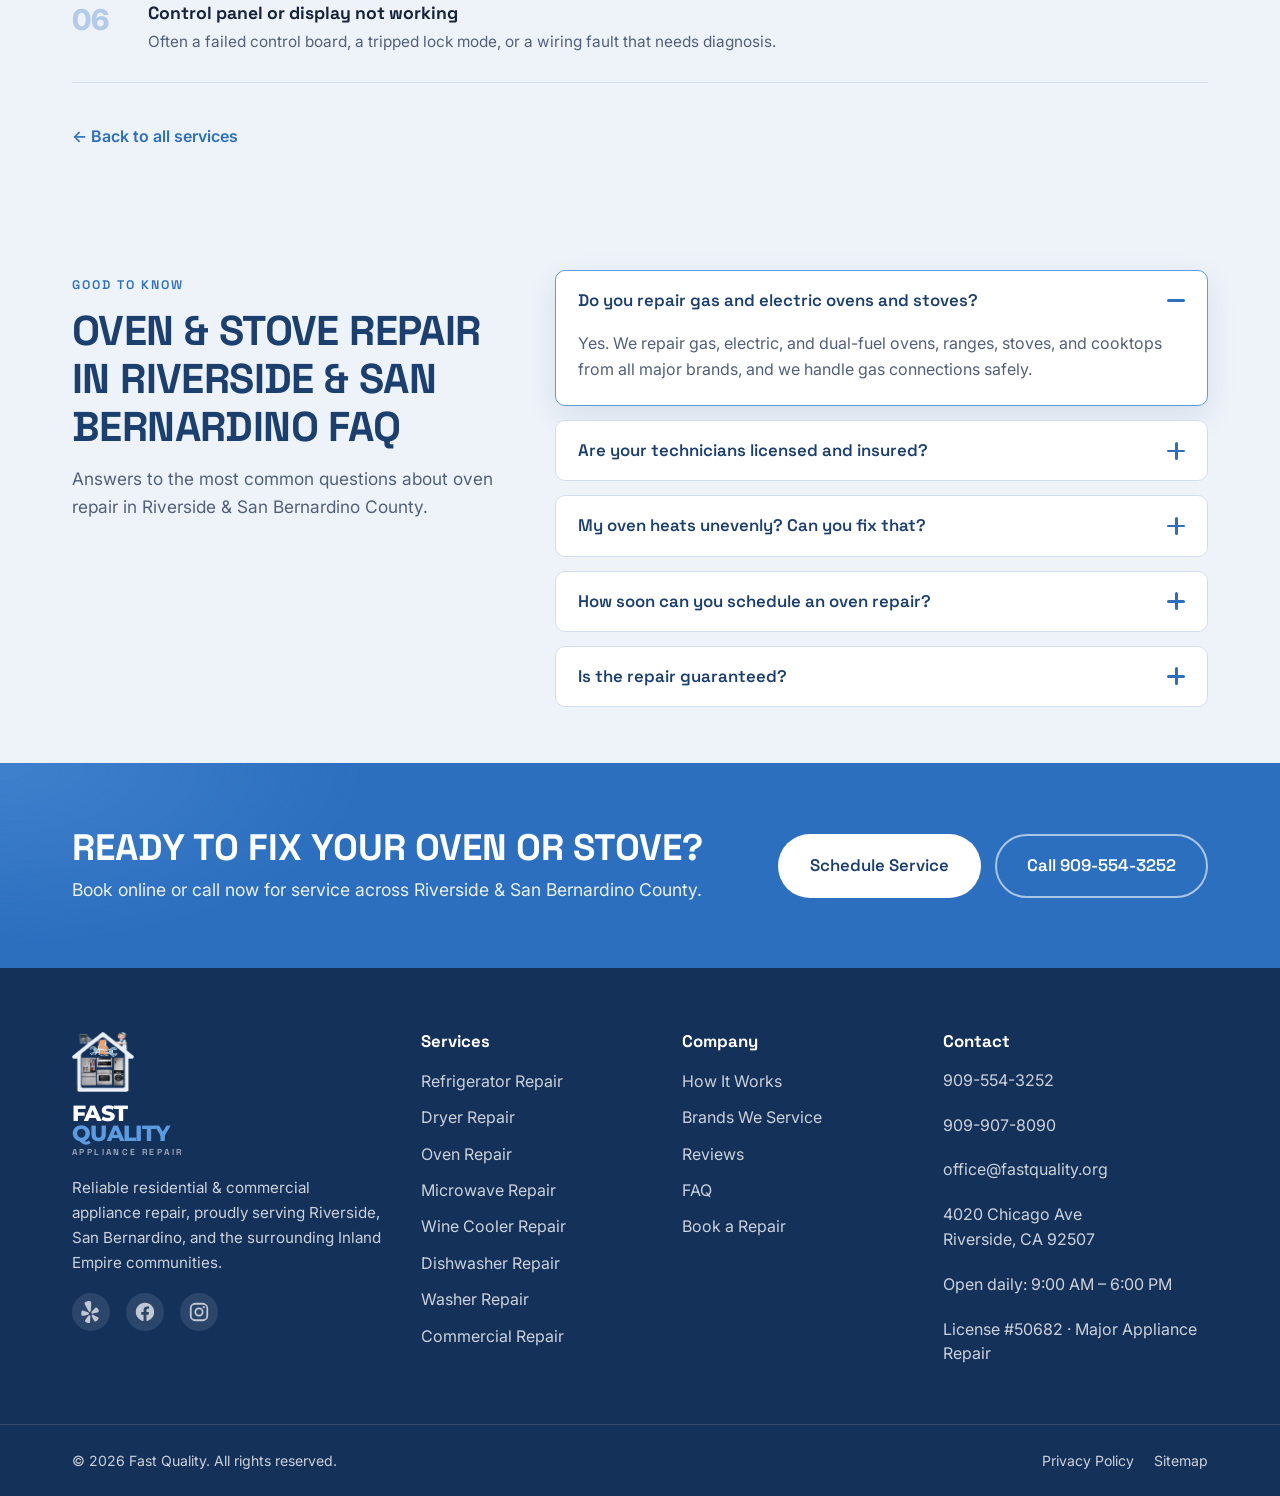
<file: services/oven-repair.html>
<!DOCTYPE html>
<html lang="en">
<head>
  <meta charset="UTF-8" />
  <meta name="viewport" content="width=device-width, initial-scale=1.0" />
  <meta name="theme-color" content="#1B3F6E" />

  <title>Oven & Stove Repair in Riverside & San Bernardino | Fast Quality</title>
  <meta name="description" content="Expert oven, range & stove repair in Riverside & San Bernardino County. Won't heat, uneven baking, faulty burners. We fix it. Licensed #50682. Call 909-554-3252." />
  <meta name="robots" content="index, follow, max-image-preview:large" />
  <link rel="canonical" href="https://fastquality.us/services/oven-repair" />

  <meta property="og:type" content="website" />
  <meta property="og:url" content="https://fastquality.us/services/oven-repair" />
  <meta property="og:title" content="Oven & Stove Repair in Riverside & San Bernardino | Fast Quality" />
  <meta property="og:description" content="Expert oven, range & stove repair in Riverside & San Bernardino County. Won't heat, uneven baking, faulty burners. We fix it. Licensed #50682. Call 909-554-3252." />
  <meta property="og:site_name" content="Fast Quality Appliance Repair" />
  <meta property="og:locale" content="en_US" />
  <meta property="og:image" content="https://fastquality.us/assets/og-image.jpg" />
  <meta property="og:image:width" content="1200" />
  <meta property="og:image:height" content="630" />
  <meta name="twitter:card" content="summary_large_image" />
  <meta name="twitter:image" content="https://fastquality.us/assets/og-image.jpg" />

  <meta name="geo.region" content="US-CA" />
  <meta name="geo.placename" content="Riverside" />

  <link rel="preconnect" href="https://fonts.googleapis.com" />
  <link rel="preconnect" href="https://fonts.gstatic.com" crossorigin />
  <link href="https://fonts.googleapis.com/css2?family=Montserrat:wght@700;800&family=Space+Grotesk:wght@500;600;700&family=Inter:wght@400;500;600;700&display=swap" rel="stylesheet" />
  <link rel="stylesheet" href="../css/styles.css" />
  <link rel="icon" href="../assets/favicon.ico" sizes="any" />
  <link rel="icon" type="image/png" sizes="32x32" href="../assets/favicon-32.png" />
  <link rel="icon" type="image/png" sizes="16x16" href="../assets/favicon-16.png" />
  <link rel="apple-touch-icon" href="../assets/apple-touch-icon.png" />

  <script type="application/ld+json">
  {
    "@context": "https://schema.org",
    "@type": "Service",
    "serviceType": "Oven Repair",
    "name": "Oven &amp; Stove Repair in Riverside &amp; San Bernardino",
    "provider": {
      "@type": "LocalBusiness",
      "name": "Fast Quality Appliance Repair",
      "telephone": "+1-909-554-3252",
      "areaServed": "Riverside & San Bernardino County, CA"
    },
    "areaServed": [
      { "@type": "AdministrativeArea", "name": "Riverside County" },
      { "@type": "AdministrativeArea", "name": "San Bernardino County" }
    ],
    "url": "https://fastquality.us/services/oven-repair"
  }
  </script>
  <script type="application/ld+json">
  {
    "@context": "https://schema.org",
    "@type": "BreadcrumbList",
    "itemListElement": [
      { "@type": "ListItem", "position": 1, "name": "Home", "item": "https://fastquality.us/" },
      { "@type": "ListItem", "position": 2, "name": "Services", "item": "https://fastquality.us/#services" },
      { "@type": "ListItem", "position": 3, "name": "Oven &amp; Stove Repair in Riverside &amp; San Bernardino", "item": "https://fastquality.us/services/oven-repair" }
    ]
  }
  </script>
  <script type="application/ld+json">
  {
    "@context": "https://schema.org",
    "@type": "FAQPage",
    "mainEntity": [
      { "@type": "Question", "name": "Do you repair gas and electric ovens and stoves?", "acceptedAnswer": { "@type": "Answer", "text": "Yes. We repair gas, electric, and dual-fuel ovens, ranges, stoves, and cooktops from all major brands, and we handle gas connections safely." } },
      { "@type": "Question", "name": "Are your technicians licensed and insured?", "acceptedAnswer": { "@type": "Answer", "text": "Yes. Fast Quality is licensed (License #50682) and our technicians are experienced and insured." } },
      { "@type": "Question", "name": "My oven heats unevenly? Can you fix that?", "acceptedAnswer": { "@type": "Answer", "text": "In most cases, yes. Uneven heating usually comes down to a worn element or a temperature sensor that needs replacing or recalibration." } },
      { "@type": "Question", "name": "How soon can you schedule an oven repair?", "acceptedAnswer": { "@type": "Answer", "text": "Typically within a day or two. We're open seven days a week, 9 AM to 6 PM . Call for the soonest slot." } },
      { "@type": "Question", "name": "Is the repair guaranteed?", "acceptedAnswer": { "@type": "Answer", "text": "Yes. Every oven and stove repair is backed by our workmanship warranty on the labor we perform." } }
    ]
  }
  </script>
</head>

<body>
  <a class="skip-link" href="#main">Skip to main content</a>
  <header class="site-header" id="top">
    <div class="container header-inner">
      <a href="/" class="logo" aria-label="Fast Quality Appliance Repair home">
        <img src="../assets/logo-emblem.png" alt="" class="logo-img" /> <span class="logo-text">Fast<span>Quality</span><small>Appliance Repair</small></span>
      </a>
      <nav class="main-nav" aria-label="Primary navigation">
        <ul>
          <li class="has-dropdown">
            <a href="/#services">Services <svg class="caret" width="12" height="12" viewBox="0 0 24 24" fill="none" aria-hidden="true"><path d="M6 9l6 6 6-6" stroke="currentColor" stroke-width="2.2" stroke-linecap="round" stroke-linejoin="round"/></svg></a>
            <ul class="dropdown">
              <li><a href="refrigerator-repair">Refrigerator Repair</a></li>
              <li><a href="dryer-repair">Dryer Repair</a></li>
              <li><a href="oven-repair">Oven Repair</a></li>
              <li><a href="microwave-repair">Microwave Repair</a></li>
              <li><a href="wine-cooler-repair">Wine Cooler Repair</a></li>
              <li><a href="dishwasher-repair">Dishwasher Repair</a></li>
              <li><a href="washer-repair">Washer Repair</a></li>
            </ul>
          </li>
          <li><a href="/#commercial">Commercial</a></li>
          <li><a href="/#brands">Brands</a></li>
          <li><a href="/#why">Why Us</a></li>
          <li><a href="/#reviews">Reviews</a></li>
          <li><a href="/#faq">FAQ</a></li>
        </ul>
      </nav>
      <div class="header-cta">
        <a href="tel:+19095543252" class="phone-link" aria-label="Call Fast Quality Appliance Repair">
          <svg width="18" height="18" viewBox="0 0 24 24" fill="none" aria-hidden="true"><path d="M6.6 10.8a15.1 15.1 0 0 0 6.6 6.6l2.2-2.2a1 1 0 0 1 1-.24 11.4 11.4 0 0 0 3.6.57 1 1 0 0 1 1 1V20a1 1 0 0 1-1 1A17 17 0 0 1 3 4a1 1 0 0 1 1-1h3.5a1 1 0 0 1 1 1 11.4 11.4 0 0 0 .57 3.6 1 1 0 0 1-.25 1l-2.2 2.2z" fill="currentColor"/></svg>
          <span>909-554-3252</span>
        </a>
        <a href="#book" class="btn btn-primary">Book a Repair</a>
      </div>
      <button class="nav-toggle" aria-label="Open menu" aria-expanded="false" aria-controls="mobile-menu">
        <span></span><span></span><span></span>
      </button>
    </div>
    <div class="mobile-menu" id="mobile-menu" hidden>
      <nav aria-label="Mobile navigation">
        <ul>
          <li><a href="/#services">Services</a></li>
          <li><a href="/#commercial">Commercial</a></li>
          <li><a href="/#brands">Brands</a></li>
          <li><a href="/#why">Why Us</a></li>
          <li><a href="/#reviews">Reviews</a></li>
          <li><a href="/#faq">FAQ</a></li>
        </ul>
      </nav>
      <a href="tel:+19095543252" class="btn btn-ghost btn-block">Call 909-554-3252</a>
      <a href="#book" class="btn btn-primary btn-block">Book a Repair</a>
    </div>
  </header>

  <main id="main">
    <section class="svc-hero">
      <img class="svc-hero-bg" src="../assets/services/oven-service.jpg" alt="" aria-hidden="true" />
      <div class="container">
        <nav class="svc-breadcrumb" aria-label="Breadcrumb">
          <a href="/">Home</a> / <a href="/#services">Services</a> / <span>Oven &amp; Stove Repair</span>
        </nav>
        <h1>Oven &amp; Stove Repair<br>in Riverside &amp; San Bernardino</h1>
        <p class="svc-hero-desc">We've all become very dependent on these kitchen appliances because they let us enjoy the delicious meals we prepare. When your oven, range, or stove acts up, our technicians get it cooking accurately again.</p>
        <div class="svc-hero-actions">
          <a href="tel:+19095543252" class="btn btn-primary btn-lg">Call 909-554-3252</a>
          <a href="#book" class="btn btn-outline btn-lg">Schedule Service</a>
        </div>
        <div class="trust-pills">
          <span class="trust-pill"><svg viewBox="0 0 24 24" fill="none" stroke="currentColor" stroke-width="2"><path d="M22 11.08V12a10 10 0 1 1-5.93-9.14"/><path d="M22 4 12 14.01l-3-3"/></svg> Experienced &amp; insured</span>
          <span class="trust-pill"><svg viewBox="0 0 24 24" fill="none" stroke="currentColor" stroke-width="2"><path d="M22 11.08V12a10 10 0 1 1-5.93-9.14"/><path d="M22 4 12 14.01l-3-3"/></svg> 90-day labor warranty</span>
          <span class="trust-pill"><svg viewBox="0 0 24 24" fill="none" stroke="currentColor" stroke-width="2"><path d="M22 11.08V12a10 10 0 1 1-5.93-9.14"/><path d="M22 4 12 14.01l-3-3"/></svg> Open 7 days a week</span>
          <span class="trust-pill"><svg viewBox="0 0 24 24" fill="none" stroke="currentColor" stroke-width="2"><path d="M22 11.08V12a10 10 0 1 1-5.93-9.14"/><path d="M22 4 12 14.01l-3-3"/></svg> Honest estimates</span>
        </div>
      </div>
    </section>

    <section class="svc-body">
      <div class="container">
        <h2>Common Oven &amp; Stove Problems We Fix</h2>
        <p class="svc-lead">Our experienced technicians arrive ready to handle the most common oven repair problems.</p>
        <div class="problem-list">
          <div class="problem-item">
            <span class="problem-num">01</span>
            <div>
              <h3>Oven won't heat or reach temperature</h3>
              <p>Usually a failed bake or broil element, a faulty igniter on gas models, or a bad temperature sensor.</p>
            </div>
          </div>
          <div class="problem-item">
            <span class="problem-num">02</span>
            <div>
              <h3>Uneven or inaccurate baking</h3>
              <p>Often a worn temperature sensor, a miscalibrated thermostat, or a failing element that heats inconsistently.</p>
            </div>
          </div>
          <div class="problem-item">
            <span class="problem-num">03</span>
            <div>
              <h3>Burner won't light or stay lit</h3>
              <p>Common on gas ranges: typically a clogged burner port, a worn spark igniter, or a faulty safety valve.</p>
            </div>
          </div>
          <div class="problem-item">
            <span class="problem-num">04</span>
            <div>
              <h3>Electric burner not heating</h3>
              <p>Frequently a burnt-out surface element, a bad infinite switch, or a damaged element receptacle.</p>
            </div>
          </div>
          <div class="problem-item">
            <span class="problem-num">05</span>
            <div>
              <h3>Oven door won't close or seal</h3>
              <p>Usually a worn door gasket, bent hinges, or a faulty door latch that lets heat escape.</p>
            </div>
          </div>
          <div class="problem-item">
            <span class="problem-num">06</span>
            <div>
              <h3>Control panel or display not working</h3>
              <p>Often a failed control board, a tripped lock mode, or a wiring fault that needs diagnosis.</p>
            </div>
          </div>
        </div>
        <p class="svc-back"><a href="/#services">&larr; Back to all services</a></p>
      </div>
    </section>

    <section class="faq section" id="faq" aria-labelledby="faq-heading">
      <div class="container faq-inner">
        <header class="section-head section-head-left">
          <span class="eyebrow">Good to know</span>
          <h2 id="faq-heading">Oven &amp; Stove Repair in Riverside &amp; San Bernardino FAQ</h2>
          <p class="section-lead">Answers to the most common questions about oven repair in Riverside &amp; San Bernardino County.</p>
        </header>
        <div class="faq-list">
          <details class="faq-item" open>
            <summary><h3>Do you repair gas and electric ovens and stoves?</h3><span class="faq-icon" aria-hidden="true"></span></summary>
            <div class="faq-answer"><p>Yes. We repair gas, electric, and dual-fuel ovens, ranges, stoves, and cooktops from all major brands, and we handle gas connections safely.</p></div>
          </details>
          <details class="faq-item">
            <summary><h3>Are your technicians licensed and insured?</h3><span class="faq-icon" aria-hidden="true"></span></summary>
            <div class="faq-answer"><p>Yes. Fast Quality is licensed (License #50682) and our technicians are experienced and insured.</p></div>
          </details>
          <details class="faq-item">
            <summary><h3>My oven heats unevenly? Can you fix that?</h3><span class="faq-icon" aria-hidden="true"></span></summary>
            <div class="faq-answer"><p>In most cases, yes. Uneven heating usually comes down to a worn element or a temperature sensor that needs replacing or recalibration.</p></div>
          </details>
          <details class="faq-item">
            <summary><h3>How soon can you schedule an oven repair?</h3><span class="faq-icon" aria-hidden="true"></span></summary>
            <div class="faq-answer"><p>Typically within a day or two. We're open seven days a week, 9 AM to 6 PM . Call for the soonest slot.</p></div>
          </details>
          <details class="faq-item">
            <summary><h3>Is the repair guaranteed?</h3><span class="faq-icon" aria-hidden="true"></span></summary>
            <div class="faq-answer"><p>Yes. Every oven and stove repair is backed by our workmanship warranty on the labor we perform.</p></div>
          </details>
        </div>
      </div>
    </section>

    <section class="cta-band" aria-labelledby="cta-heading">
      <div class="container cta-inner">
        <div>
          <h2 id="cta-heading">Ready to fix your oven or stove?</h2>
          <p>Book online or call now for service across Riverside &amp; San Bernardino County.</p>
        </div>
        <div class="cta-actions">
          <a href="#book" class="btn btn-light btn-lg">Schedule Service</a>
          <a href="tel:+19095543252" class="btn btn-outline-light btn-lg">Call 909-554-3252</a>
        </div>
      </div>
    </section>
  </main>

  <footer class="site-footer" aria-labelledby="footer-heading">
    <h2 id="footer-heading" class="sr-only">Fast Quality Appliance Repair footer</h2>
    <div class="container footer-grid">
      <div class="footer-brand">
        <a href="/" class="logo logo-light">
          <img src="../assets/logo-emblem-light.png" alt="" class="logo-img" /> <span class="logo-text">Fast<span>Quality</span><small>Appliance Repair</small></span>
        </a>
        <p>Reliable residential &amp; commercial appliance repair, proudly serving Riverside, San Bernardino, and the surrounding Inland Empire communities.</p>
        <div class="footer-social" aria-label="Social media">
          <a href="https://www.yelp.com/biz/fast-quality-appliance-repair-riverside" target="_blank" rel="noopener" aria-label="Yelp"><svg viewBox="0 0 24 24" fill="currentColor" width="22" height="22"><path d="M7.69 15.14l-3.67.85c-.38.09-.76.18-1.15.15-.26-.02-.51-.04-.76-.21a1.18 1.18 0 0 1-.33-.36c-.35-.55-.37-1.37-.37-2 0-.7.11-1.4.33-2.07.03-.08.07-.16.11-.25.04-.07.08-.14.13-.22.05-.06.1-.13.16-.2a1.17 1.17 0 0 1 .4-.28 1.08 1.08 0 0 1 .46-.08c.24 0 .51.05.91.17l.19.06c.33.1.7.24 1.15.4.69.24 1.37.49 2.05.74l1.21.44c.22.08.44.18.64.3.17.1.33.23.45.39.08.12.15.26.19.43a1.22 1.22 0 0 1-.87 1.45l-.11.03-1.1.26zM18.82 7.57a1.85 1.85 0 0 0-.2-.18 2.41 2.41 0 0 0-.44-.25 1.17 1.17 0 0 0-.48-.08c-.16 0-.31.04-.45.13-.21.1-.44.27-.74.55l-.14.13c-.25.24-.53.53-.86.87-.52.53-1.03 1.06-1.52 1.56l-.9.93a4.19 4.19 0 0 0-.45.55 1.54 1.54 0 0 0-.24.55 1.22 1.22 0 0 0 1.44 1.39l.11-.02 4.78-1.1c.38-.09.76-.17 1.1-.36.23-.13.44-.26.59-.53.06-.12.11-.26.14-.47.07-.65-.27-1.39-.54-1.96a6.28 6.28 0 0 0-1.2-1.71zM8.97.08a8.67 8.67 0 0 0-.83.16c-.28.07-.55.14-.81.22-.87.28-2.09.81-2.3 1.81-.12.57.16 1.14.37 1.66.26.63.61 1.19.94 1.78.85 1.55 1.72 3.1 2.59 4.65.26.46.54 1.05 1.04 1.29a1.06 1.06 0 0 0 .85.09 1.21 1.21 0 0 0 .61-.35c.05-.05.07-.09.08-.08.35-.44.35-1.08.38-1.61.1-1.77.21-3.54.3-5.31.03-.67.11-1.33.07-2.01-.03-.56-.04-1.2-.39-1.66C11.14-.09 9.87-.03 8.97.08zm2.08 15.95a1.11 1.11 0 0 0-1.38-.35 1.48 1.48 0 0 0-.22.14c-.2.15-.37.34-.52.53l-.12.16-.77 1.06c-.44.6-.87 1.2-1.29 1.79-.28.39-.52.72-.71 1.01l-.11.16c-.23.35-.36.61-.42.84a1.09 1.09 0 0 0 .12.94c.05.07.1.14.15.21.05.06.11.12.18.18.07.06.14.12.21.17.53.37 1.11.63 1.72.84.52.15 1.05.25 1.57.3.09 0 .18 0 .27-.01.08-.01.17-.02.25-.04.08-.02.17-.04.24-.07a1.19 1.19 0 0 0 .42-.27c.11-.11.2-.25.25-.4.09-.22.15-.5.19-.92l.02-.2c.03-.35.04-.75.07-1.23.04-.74.07-1.47.09-2.2l.05-1.31c.01-.3 0-.63-.08-.93a1.4 1.4 0 0 0-.18-.41zm8.68 2.04c-.16-.18-.39-.35-.75-.57l-.17-.1c-.3-.18-.66-.37-1.08-.6-.65-.35-1.3-.69-1.94-1.04l-1.15-.61-.18-.09c-.22-.11-.46-.2-.7-.25a1.11 1.11 0 0 0-1.1.9 1.42 1.42 0 0 0 .02.44c.06.31.19.61.33.88l.62 1.15c.34.65.69 1.3 1.04 1.94.23.42.42.78.6 1.08l.1.17c.22.36.39.58.57.75.11.11.25.2.4.25.16.05.33.07.49.05.08-.01.17-.02.25-.04.08-.02.16-.05.24-.08a1.86 1.86 0 0 0 .25-.11 6.1 6.1 0 0 0 1.28-.96c.46-.45.87-.95 1.18-1.51.04-.08.08-.16.11-.25.03-.08.06-.16.08-.24.02-.08.03-.17.04-.25a1.19 1.19 0 0 0-.06-.49 1.09 1.09 0 0 0-.25-.4z"/></svg></a>
          <a href="https://www.facebook.com/profile.php?id=61585289600174" target="_blank" rel="noopener" aria-label="Facebook"><svg viewBox="0 0 24 24" fill="currentColor" width="22" height="22"><path d="M22 12c0-5.52-4.48-10-10-10S2 6.48 2 12c0 4.99 3.66 9.12 8.44 9.88v-6.99H7.9V12h2.54V9.8c0-2.5 1.49-3.89 3.78-3.89 1.09 0 2.24.2 2.24.2v2.46h-1.26c-1.24 0-1.63.77-1.63 1.56V12h2.78l-.44 2.89h-2.34v6.99C18.34 21.12 22 16.99 22 12z"/></svg></a>
          <a href="https://www.instagram.com/fastqualityappliancerepair/" target="_blank" rel="noopener" aria-label="Instagram"><svg viewBox="0 0 24 24" fill="currentColor" width="22" height="22"><path d="M7.8 2h8.4A5.8 5.8 0 0 1 22 7.8v8.4a5.8 5.8 0 0 1-5.8 5.8H7.8A5.8 5.8 0 0 1 2 16.2V7.8A5.8 5.8 0 0 1 7.8 2zm-.2 2A3.6 3.6 0 0 0 4 7.6v8.8A3.6 3.6 0 0 0 7.6 20h8.8a3.6 3.6 0 0 0 3.6-3.6V7.6A3.6 3.6 0 0 0 16.4 4H7.6zm9.65 1.5a1.25 1.25 0 1 1 0 2.5 1.25 1.25 0 0 1 0-2.5zM12 7a5 5 0 1 1 0 10 5 5 0 0 1 0-10zm0 2a3 3 0 1 0 0 6 3 3 0 0 0 0-6z"/></svg></a>
        </div>
      </div>

      <nav class="footer-col" aria-label="Services">
        <h3>Services</h3>
        <ul>
          <li><a href="refrigerator-repair">Refrigerator Repair</a></li>
          <li><a href="dryer-repair">Dryer Repair</a></li>
          <li><a href="oven-repair">Oven Repair</a></li>
              <li><a href="microwave-repair">Microwave Repair</a></li>
          <li><a href="wine-cooler-repair">Wine Cooler Repair</a></li>
          <li><a href="dishwasher-repair">Dishwasher Repair</a></li>
          <li><a href="washer-repair">Washer Repair</a></li>
          <li><a href="/#commercial">Commercial Repair</a></li>
        </ul>
      </nav>

      <nav class="footer-col" aria-label="Company">
        <h3>Company</h3>
        <ul>
          <li><a href="/#why">How It Works</a></li>
          <li><a href="/#brands">Brands We Service</a></li>
          <li><a href="/#reviews">Reviews</a></li>
          <li><a href="/#faq">FAQ</a></li>
          <li><a href="/#book">Book a Repair</a></li>
        </ul>
      </nav>

      <div class="footer-col footer-contact">
        <h3>Contact</h3>
        <ul>
          <li><a href="tel:+19095543252">909-554-3252</a></li>
          <li><a href="tel:+19099078090">909-907-8090</a></li>
          <li><a href="mailto:office@fastquality.org">office@fastquality.org</a></li>
          <li>4020 Chicago Ave<br>Riverside, CA 92507</li>
          <li>Open daily: 9:00 AM &ndash; 6:00 PM</li>
          <li>License #50682 · Major Appliance Repair</li>
        </ul>
      </div>
    </div>

    <div class="footer-bottom">
      <div class="container footer-bottom-inner">
        <p>&copy; <span id="year">2026</span> Fast Quality. All rights reserved.</p>
        <ul>
          <li><a href="../privacy">Privacy Policy</a></li>
          <li><a href="../sitemap.xml">Sitemap</a></li>
        </ul>
      </div>
    </div>
  </footer>

  <a href="tel:+19095543252" class="sticky-call" aria-label="Call Fast Quality Appliance Repair now">
    <svg width="20" height="20" viewBox="0 0 24 24" fill="none" aria-hidden="true"><path d="M6.6 10.8a15.1 15.1 0 0 0 6.6 6.6l2.2-2.2a1 1 0 0 1 1-.24 11.4 11.4 0 0 0 3.6.57 1 1 0 0 1 1 1V20a1 1 0 0 1-1 1A17 17 0 0 1 3 4a1 1 0 0 1 1-1h3.5a1 1 0 0 1 1 1 11.4 11.4 0 0 0 .57 3.6 1 1 0 0 1-.25 1l-2.2 2.2z" fill="currentColor"/></svg>
    <span>Call Now</span>
  </a>

  <script src="../js/main.js" defer></script>
  <div class="modal-overlay" id="booking-modal" hidden>
    <div class="modal" role="dialog" aria-modal="true" aria-labelledby="bm-title">
      <button class="modal-close" type="button" aria-label="Close booking form">&times;</button>
      <h2 id="bm-title">Get your appliance back in action</h2>
      <p class="modal-sub">Share a few details and we'll be in touch to schedule your visit.</p>
      <form class="book-form" action="/contact.php" method="post" novalidate>
        <div class="hp-field" aria-hidden="true" style="position:absolute;left:-9999px;height:0;overflow:hidden"><label>Company<input type="text" name="company" tabindex="-1" autocomplete="off"></label></div>
        <div class="field"><label for="bm-name">Name</label><input type="text" id="bm-name" name="name" placeholder="Your Name" autocomplete="name" required /></div>
        <div class="field"><label for="bm-phone">Phone Number</label><input type="tel" id="bm-phone" name="phone" placeholder="Your Number" autocomplete="tel" required /></div>
        <div class="field"><label for="bm-zip">Address or Zip Code</label><input type="text" id="bm-zip" name="zip" placeholder="Your Address or Zip" autocomplete="postal-code" required /></div>
        <div class="field"><label for="bm-appliance">Type of Service</label>
          <select id="bm-appliance" name="appliance" required>
            <option value="" selected disabled>Select a service</option>
            <option>Refrigerator</option><option>Dryer</option><option>Oven</option><option>Wine Cooler</option><option>Dishwasher</option><option>Washer</option><option>Commercial equipment</option><option>Other</option>
          </select>
        </div>
        <div class="field issue-field" hidden><label for="bm-issue">Please specify your issue</label><input type="text" id="bm-issue" name="issue" placeholder="Tell us what's going on" /></div>
        <button type="submit" class="btn btn-primary btn-block btn-lg">Book My Repair</button>
        <p class="form-note">By clicking, you agree to our <a href="../privacy">Privacy Policy</a>.</p>
      </form>
    </div>
  </div>
</body>
</html>
</file>
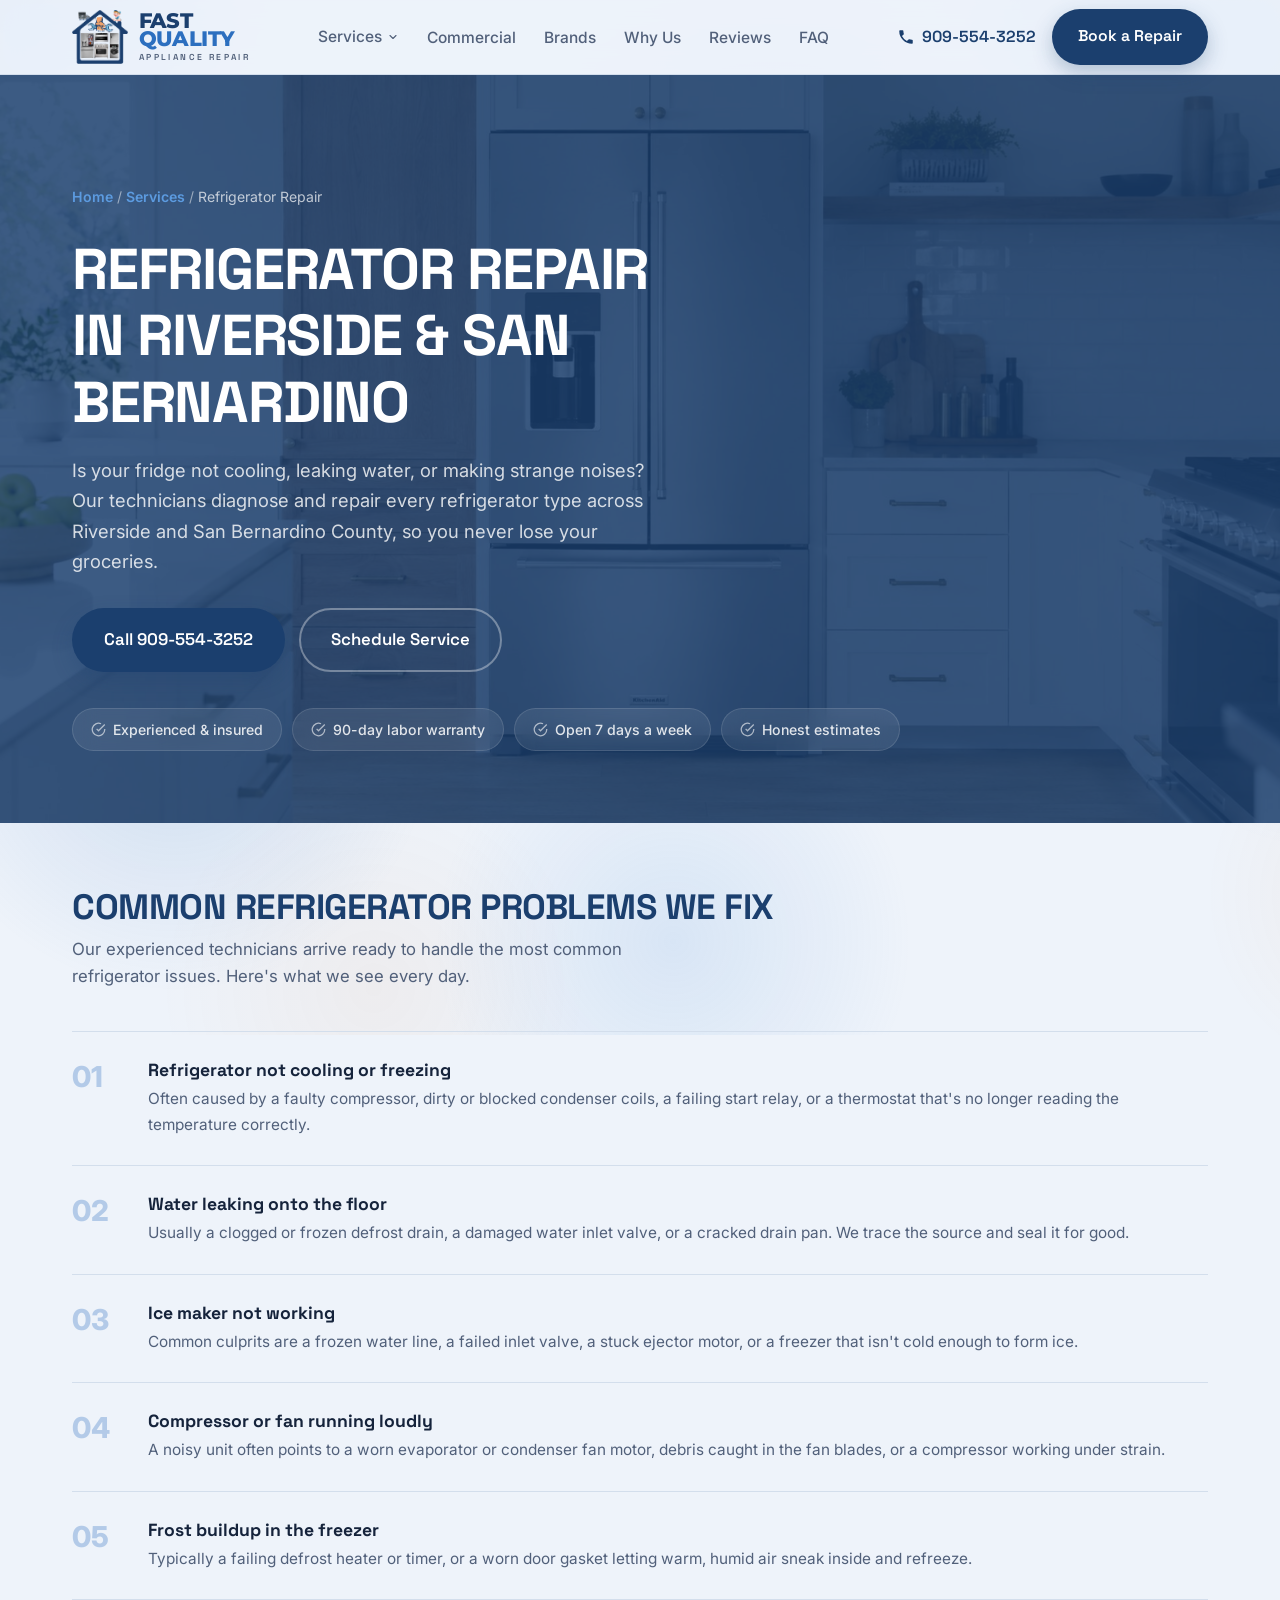
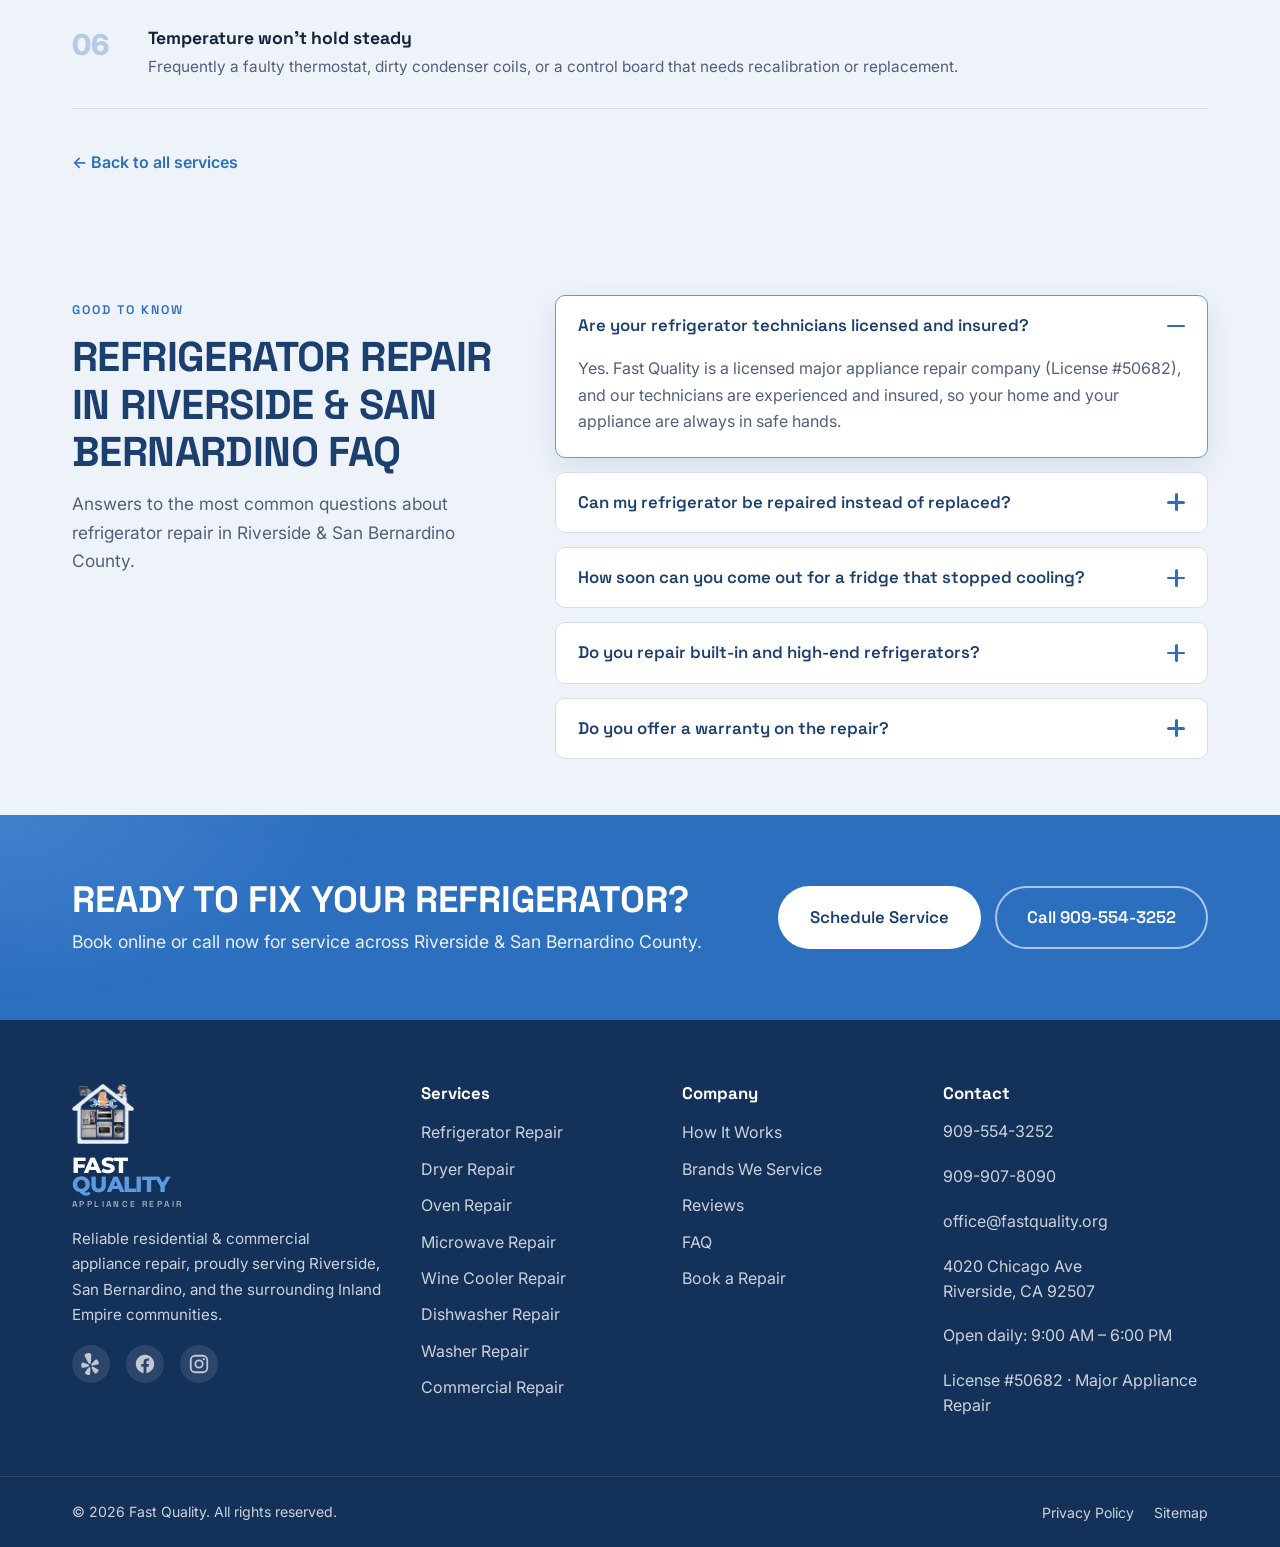
<file: services/refrigerator-repair.html>
<!DOCTYPE html>
<html lang="en">
<head>
  <meta charset="UTF-8" />
  <meta name="viewport" content="width=device-width, initial-scale=1.0" />
  <meta name="theme-color" content="#1B3F6E" />

  <title>Refrigerator Repair in Riverside & San Bernardino | Fast Quality</title>
  <meta name="description" content="Reliable refrigerator repair in Riverside & San Bernardino County. We fix cooling failures, leaks, ice makers & noisy compressors. Licensed #50682. Call 909-554-3252." />
  <meta name="robots" content="index, follow, max-image-preview:large" />
  <link rel="canonical" href="https://fastquality.us/services/refrigerator-repair" />

  <meta property="og:type" content="website" />
  <meta property="og:url" content="https://fastquality.us/services/refrigerator-repair" />
  <meta property="og:title" content="Refrigerator Repair in Riverside & San Bernardino | Fast Quality" />
  <meta property="og:description" content="Reliable refrigerator repair in Riverside & San Bernardino County. We fix cooling failures, leaks, ice makers & noisy compressors. Licensed #50682. Call 909-554-3252." />
  <meta property="og:site_name" content="Fast Quality Appliance Repair" />
  <meta property="og:locale" content="en_US" />
  <meta property="og:image" content="https://fastquality.us/assets/og-image.jpg" />
  <meta property="og:image:width" content="1200" />
  <meta property="og:image:height" content="630" />
  <meta name="twitter:card" content="summary_large_image" />
  <meta name="twitter:image" content="https://fastquality.us/assets/og-image.jpg" />

  <meta name="geo.region" content="US-CA" />
  <meta name="geo.placename" content="Riverside" />

  <link rel="preconnect" href="https://fonts.googleapis.com" />
  <link rel="preconnect" href="https://fonts.gstatic.com" crossorigin />
  <link href="https://fonts.googleapis.com/css2?family=Montserrat:wght@700;800&family=Space+Grotesk:wght@500;600;700&family=Inter:wght@400;500;600;700&display=swap" rel="stylesheet" />
  <link rel="stylesheet" href="../css/styles.css" />
  <link rel="icon" href="../assets/favicon.ico" sizes="any" />
  <link rel="icon" type="image/png" sizes="32x32" href="../assets/favicon-32.png" />
  <link rel="icon" type="image/png" sizes="16x16" href="../assets/favicon-16.png" />
  <link rel="apple-touch-icon" href="../assets/apple-touch-icon.png" />

  <script type="application/ld+json">
  {
    "@context": "https://schema.org",
    "@type": "Service",
    "serviceType": "Refrigerator Repair",
    "name": "Refrigerator Repair in Riverside &amp; San Bernardino",
    "provider": {
      "@type": "LocalBusiness",
      "name": "Fast Quality Appliance Repair",
      "telephone": "+1-909-554-3252",
      "areaServed": "Riverside & San Bernardino County, CA"
    },
    "areaServed": [
      { "@type": "AdministrativeArea", "name": "Riverside County" },
      { "@type": "AdministrativeArea", "name": "San Bernardino County" }
    ],
    "url": "https://fastquality.us/services/refrigerator-repair"
  }
  </script>
  <script type="application/ld+json">
  {
    "@context": "https://schema.org",
    "@type": "BreadcrumbList",
    "itemListElement": [
      { "@type": "ListItem", "position": 1, "name": "Home", "item": "https://fastquality.us/" },
      { "@type": "ListItem", "position": 2, "name": "Services", "item": "https://fastquality.us/#services" },
      { "@type": "ListItem", "position": 3, "name": "Refrigerator Repair in Riverside &amp; San Bernardino", "item": "https://fastquality.us/services/refrigerator-repair" }
    ]
  }
  </script>
  <script type="application/ld+json">
  {
    "@context": "https://schema.org",
    "@type": "FAQPage",
    "mainEntity": [
      { "@type": "Question", "name": "Are your refrigerator technicians licensed and insured?", "acceptedAnswer": { "@type": "Answer", "text": "Yes. Fast Quality is a licensed major appliance repair company (License #50682), and our technicians are experienced and insured, so your home and your appliance are always in safe hands." } },
      { "@type": "Question", "name": "Can my refrigerator be repaired instead of replaced?", "acceptedAnswer": { "@type": "Answer", "text": "In most cases, yes. The majority of refrigerator problems, from cooling issues and leaks to faulty ice makers and noisy compressors, are fully repairable, which saves you the cost of buying a replacement." } },
      { "@type": "Question", "name": "How soon can you come out for a fridge that stopped cooling?", "acceptedAnswer": { "@type": "Answer", "text": "We schedule as quickly as our route allows, typically within a day or two, seven days a week. Call us and we'll find the soonest slot to get your fridge cooling again." } },
      { "@type": "Question", "name": "Do you repair built-in and high-end refrigerators?", "acceptedAnswer": { "@type": "Answer", "text": "Absolutely. We service all brands including Sub-Zero, Viking, Bosch, Samsung, LG, Whirlpool, GE and KitchenAid, both standard and built-in models." } },
      { "@type": "Question", "name": "Do you offer a warranty on the repair?", "acceptedAnswer": { "@type": "Answer", "text": "Yes. Every refrigerator repair is backed by our workmanship warranty, so you're protected on the labor we perform." } }
    ]
  }
  </script>
</head>

<body>
  <a class="skip-link" href="#main">Skip to main content</a>
  <header class="site-header" id="top">
    <div class="container header-inner">
      <a href="/" class="logo" aria-label="Fast Quality Appliance Repair home">
        <img src="../assets/logo-emblem.png" alt="" class="logo-img" /> <span class="logo-text">Fast<span>Quality</span><small>Appliance Repair</small></span>
      </a>
      <nav class="main-nav" aria-label="Primary navigation">
        <ul>
          <li class="has-dropdown">
            <a href="/#services">Services <svg class="caret" width="12" height="12" viewBox="0 0 24 24" fill="none" aria-hidden="true"><path d="M6 9l6 6 6-6" stroke="currentColor" stroke-width="2.2" stroke-linecap="round" stroke-linejoin="round"/></svg></a>
            <ul class="dropdown">
              <li><a href="refrigerator-repair">Refrigerator Repair</a></li>
              <li><a href="dryer-repair">Dryer Repair</a></li>
              <li><a href="oven-repair">Oven Repair</a></li>
              <li><a href="microwave-repair">Microwave Repair</a></li>
              <li><a href="wine-cooler-repair">Wine Cooler Repair</a></li>
              <li><a href="dishwasher-repair">Dishwasher Repair</a></li>
              <li><a href="washer-repair">Washer Repair</a></li>
            </ul>
          </li>
          <li><a href="/#commercial">Commercial</a></li>
          <li><a href="/#brands">Brands</a></li>
          <li><a href="/#why">Why Us</a></li>
          <li><a href="/#reviews">Reviews</a></li>
          <li><a href="/#faq">FAQ</a></li>
        </ul>
      </nav>
      <div class="header-cta">
        <a href="tel:+19095543252" class="phone-link" aria-label="Call Fast Quality Appliance Repair">
          <svg width="18" height="18" viewBox="0 0 24 24" fill="none" aria-hidden="true"><path d="M6.6 10.8a15.1 15.1 0 0 0 6.6 6.6l2.2-2.2a1 1 0 0 1 1-.24 11.4 11.4 0 0 0 3.6.57 1 1 0 0 1 1 1V20a1 1 0 0 1-1 1A17 17 0 0 1 3 4a1 1 0 0 1 1-1h3.5a1 1 0 0 1 1 1 11.4 11.4 0 0 0 .57 3.6 1 1 0 0 1-.25 1l-2.2 2.2z" fill="currentColor"/></svg>
          <span>909-554-3252</span>
        </a>
        <a href="#book" class="btn btn-primary">Book a Repair</a>
      </div>
      <button class="nav-toggle" aria-label="Open menu" aria-expanded="false" aria-controls="mobile-menu">
        <span></span><span></span><span></span>
      </button>
    </div>
    <div class="mobile-menu" id="mobile-menu" hidden>
      <nav aria-label="Mobile navigation">
        <ul>
          <li><a href="/#services">Services</a></li>
          <li><a href="/#commercial">Commercial</a></li>
          <li><a href="/#brands">Brands</a></li>
          <li><a href="/#why">Why Us</a></li>
          <li><a href="/#reviews">Reviews</a></li>
          <li><a href="/#faq">FAQ</a></li>
        </ul>
      </nav>
      <a href="tel:+19095543252" class="btn btn-ghost btn-block">Call 909-554-3252</a>
      <a href="#book" class="btn btn-primary btn-block">Book a Repair</a>
    </div>
  </header>

  <main id="main">
    <section class="svc-hero">
      <img class="svc-hero-bg" src="../assets/services/fridge-service.jpg" alt="" aria-hidden="true" />
      <div class="container">
        <nav class="svc-breadcrumb" aria-label="Breadcrumb">
          <a href="/">Home</a> / <a href="/#services">Services</a> / <span>Refrigerator Repair</span>
        </nav>
        <h1>Refrigerator Repair<br>in Riverside &amp; San Bernardino</h1>
        <p class="svc-hero-desc">Is your fridge not cooling, leaking water, or making strange noises? Our technicians diagnose and repair every refrigerator type across Riverside and San Bernardino County, so you never lose your groceries.</p>
        <div class="svc-hero-actions">
          <a href="tel:+19095543252" class="btn btn-primary btn-lg">Call 909-554-3252</a>
          <a href="#book" class="btn btn-outline btn-lg">Schedule Service</a>
        </div>
        <div class="trust-pills">
          <span class="trust-pill"><svg viewBox="0 0 24 24" fill="none" stroke="currentColor" stroke-width="2"><path d="M22 11.08V12a10 10 0 1 1-5.93-9.14"/><path d="M22 4 12 14.01l-3-3"/></svg> Experienced &amp; insured</span>
          <span class="trust-pill"><svg viewBox="0 0 24 24" fill="none" stroke="currentColor" stroke-width="2"><path d="M22 11.08V12a10 10 0 1 1-5.93-9.14"/><path d="M22 4 12 14.01l-3-3"/></svg> 90-day labor warranty</span>
          <span class="trust-pill"><svg viewBox="0 0 24 24" fill="none" stroke="currentColor" stroke-width="2"><path d="M22 11.08V12a10 10 0 1 1-5.93-9.14"/><path d="M22 4 12 14.01l-3-3"/></svg> Open 7 days a week</span>
          <span class="trust-pill"><svg viewBox="0 0 24 24" fill="none" stroke="currentColor" stroke-width="2"><path d="M22 11.08V12a10 10 0 1 1-5.93-9.14"/><path d="M22 4 12 14.01l-3-3"/></svg> Honest estimates</span>
        </div>
      </div>
    </section>

    <section class="svc-body">
      <div class="container">
        <h2>Common Refrigerator Problems We Fix</h2>
        <p class="svc-lead">Our experienced technicians arrive ready to handle the most common refrigerator issues. Here's what we see every day.</p>
        <div class="problem-list">
          <div class="problem-item">
            <span class="problem-num">01</span>
            <div>
              <h3>Refrigerator not cooling or freezing</h3>
              <p>Often caused by a faulty compressor, dirty or blocked condenser coils, a failing start relay, or a thermostat that's no longer reading the temperature correctly.</p>
            </div>
          </div>
          <div class="problem-item">
            <span class="problem-num">02</span>
            <div>
              <h3>Water leaking onto the floor</h3>
              <p>Usually a clogged or frozen defrost drain, a damaged water inlet valve, or a cracked drain pan. We trace the source and seal it for good.</p>
            </div>
          </div>
          <div class="problem-item">
            <span class="problem-num">03</span>
            <div>
              <h3>Ice maker not working</h3>
              <p>Common culprits are a frozen water line, a failed inlet valve, a stuck ejector motor, or a freezer that isn't cold enough to form ice.</p>
            </div>
          </div>
          <div class="problem-item">
            <span class="problem-num">04</span>
            <div>
              <h3>Compressor or fan running loudly</h3>
              <p>A noisy unit often points to a worn evaporator or condenser fan motor, debris caught in the fan blades, or a compressor working under strain.</p>
            </div>
          </div>
          <div class="problem-item">
            <span class="problem-num">05</span>
            <div>
              <h3>Frost buildup in the freezer</h3>
              <p>Typically a failing defrost heater or timer, or a worn door gasket letting warm, humid air sneak inside and refreeze.</p>
            </div>
          </div>
          <div class="problem-item">
            <span class="problem-num">06</span>
            <div>
              <h3>Temperature won't hold steady</h3>
              <p>Frequently a faulty thermostat, dirty condenser coils, or a control board that needs recalibration or replacement.</p>
            </div>
          </div>
        </div>
        <p class="svc-back"><a href="/#services">&larr; Back to all services</a></p>
      </div>
    </section>

    <section class="faq section" id="faq" aria-labelledby="faq-heading">
      <div class="container faq-inner">
        <header class="section-head section-head-left">
          <span class="eyebrow">Good to know</span>
          <h2 id="faq-heading">Refrigerator Repair in Riverside &amp; San Bernardino FAQ</h2>
          <p class="section-lead">Answers to the most common questions about refrigerator repair in Riverside &amp; San Bernardino County.</p>
        </header>
        <div class="faq-list">
          <details class="faq-item" open>
            <summary><h3>Are your refrigerator technicians licensed and insured?</h3><span class="faq-icon" aria-hidden="true"></span></summary>
            <div class="faq-answer"><p>Yes. Fast Quality is a licensed major appliance repair company (License #50682), and our technicians are experienced and insured, so your home and your appliance are always in safe hands.</p></div>
          </details>
          <details class="faq-item">
            <summary><h3>Can my refrigerator be repaired instead of replaced?</h3><span class="faq-icon" aria-hidden="true"></span></summary>
            <div class="faq-answer"><p>In most cases, yes. The majority of refrigerator problems, from cooling issues and leaks to faulty ice makers and noisy compressors, are fully repairable, which saves you the cost of buying a replacement.</p></div>
          </details>
          <details class="faq-item">
            <summary><h3>How soon can you come out for a fridge that stopped cooling?</h3><span class="faq-icon" aria-hidden="true"></span></summary>
            <div class="faq-answer"><p>We schedule as quickly as our route allows, typically within a day or two, seven days a week. Call us and we'll find the soonest slot to get your fridge cooling again.</p></div>
          </details>
          <details class="faq-item">
            <summary><h3>Do you repair built-in and high-end refrigerators?</h3><span class="faq-icon" aria-hidden="true"></span></summary>
            <div class="faq-answer"><p>Absolutely. We service all brands including Sub-Zero, Viking, Bosch, Samsung, LG, Whirlpool, GE and KitchenAid, both standard and built-in models.</p></div>
          </details>
          <details class="faq-item">
            <summary><h3>Do you offer a warranty on the repair?</h3><span class="faq-icon" aria-hidden="true"></span></summary>
            <div class="faq-answer"><p>Yes. Every refrigerator repair is backed by our workmanship warranty, so you're protected on the labor we perform.</p></div>
          </details>
        </div>
      </div>
    </section>

    <section class="cta-band" aria-labelledby="cta-heading">
      <div class="container cta-inner">
        <div>
          <h2 id="cta-heading">Ready to fix your refrigerator?</h2>
          <p>Book online or call now for service across Riverside &amp; San Bernardino County.</p>
        </div>
        <div class="cta-actions">
          <a href="#book" class="btn btn-light btn-lg">Schedule Service</a>
          <a href="tel:+19095543252" class="btn btn-outline-light btn-lg">Call 909-554-3252</a>
        </div>
      </div>
    </section>
  </main>

  <footer class="site-footer" aria-labelledby="footer-heading">
    <h2 id="footer-heading" class="sr-only">Fast Quality Appliance Repair footer</h2>
    <div class="container footer-grid">
      <div class="footer-brand">
        <a href="/" class="logo logo-light">
          <img src="../assets/logo-emblem-light.png" alt="" class="logo-img" /> <span class="logo-text">Fast<span>Quality</span><small>Appliance Repair</small></span>
        </a>
        <p>Reliable residential &amp; commercial appliance repair, proudly serving Riverside, San Bernardino, and the surrounding Inland Empire communities.</p>
        <div class="footer-social" aria-label="Social media">
          <a href="https://www.yelp.com/biz/fast-quality-appliance-repair-riverside" target="_blank" rel="noopener" aria-label="Yelp"><svg viewBox="0 0 24 24" fill="currentColor" width="22" height="22"><path d="M7.69 15.14l-3.67.85c-.38.09-.76.18-1.15.15-.26-.02-.51-.04-.76-.21a1.18 1.18 0 0 1-.33-.36c-.35-.55-.37-1.37-.37-2 0-.7.11-1.4.33-2.07.03-.08.07-.16.11-.25.04-.07.08-.14.13-.22.05-.06.1-.13.16-.2a1.17 1.17 0 0 1 .4-.28 1.08 1.08 0 0 1 .46-.08c.24 0 .51.05.91.17l.19.06c.33.1.7.24 1.15.4.69.24 1.37.49 2.05.74l1.21.44c.22.08.44.18.64.3.17.1.33.23.45.39.08.12.15.26.19.43a1.22 1.22 0 0 1-.87 1.45l-.11.03-1.1.26zM18.82 7.57a1.85 1.85 0 0 0-.2-.18 2.41 2.41 0 0 0-.44-.25 1.17 1.17 0 0 0-.48-.08c-.16 0-.31.04-.45.13-.21.1-.44.27-.74.55l-.14.13c-.25.24-.53.53-.86.87-.52.53-1.03 1.06-1.52 1.56l-.9.93a4.19 4.19 0 0 0-.45.55 1.54 1.54 0 0 0-.24.55 1.22 1.22 0 0 0 1.44 1.39l.11-.02 4.78-1.1c.38-.09.76-.17 1.1-.36.23-.13.44-.26.59-.53.06-.12.11-.26.14-.47.07-.65-.27-1.39-.54-1.96a6.28 6.28 0 0 0-1.2-1.71zM8.97.08a8.67 8.67 0 0 0-.83.16c-.28.07-.55.14-.81.22-.87.28-2.09.81-2.3 1.81-.12.57.16 1.14.37 1.66.26.63.61 1.19.94 1.78.85 1.55 1.72 3.1 2.59 4.65.26.46.54 1.05 1.04 1.29a1.06 1.06 0 0 0 .85.09 1.21 1.21 0 0 0 .61-.35c.05-.05.07-.09.08-.08.35-.44.35-1.08.38-1.61.1-1.77.21-3.54.3-5.31.03-.67.11-1.33.07-2.01-.03-.56-.04-1.2-.39-1.66C11.14-.09 9.87-.03 8.97.08zm2.08 15.95a1.11 1.11 0 0 0-1.38-.35 1.48 1.48 0 0 0-.22.14c-.2.15-.37.34-.52.53l-.12.16-.77 1.06c-.44.6-.87 1.2-1.29 1.79-.28.39-.52.72-.71 1.01l-.11.16c-.23.35-.36.61-.42.84a1.09 1.09 0 0 0 .12.94c.05.07.1.14.15.21.05.06.11.12.18.18.07.06.14.12.21.17.53.37 1.11.63 1.72.84.52.15 1.05.25 1.57.3.09 0 .18 0 .27-.01.08-.01.17-.02.25-.04.08-.02.17-.04.24-.07a1.19 1.19 0 0 0 .42-.27c.11-.11.2-.25.25-.4.09-.22.15-.5.19-.92l.02-.2c.03-.35.04-.75.07-1.23.04-.74.07-1.47.09-2.2l.05-1.31c.01-.3 0-.63-.08-.93a1.4 1.4 0 0 0-.18-.41zm8.68 2.04c-.16-.18-.39-.35-.75-.57l-.17-.1c-.3-.18-.66-.37-1.08-.6-.65-.35-1.3-.69-1.94-1.04l-1.15-.61-.18-.09c-.22-.11-.46-.2-.7-.25a1.11 1.11 0 0 0-1.1.9 1.42 1.42 0 0 0 .02.44c.06.31.19.61.33.88l.62 1.15c.34.65.69 1.3 1.04 1.94.23.42.42.78.6 1.08l.1.17c.22.36.39.58.57.75.11.11.25.2.4.25.16.05.33.07.49.05.08-.01.17-.02.25-.04.08-.02.16-.05.24-.08a1.86 1.86 0 0 0 .25-.11 6.1 6.1 0 0 0 1.28-.96c.46-.45.87-.95 1.18-1.51.04-.08.08-.16.11-.25.03-.08.06-.16.08-.24.02-.08.03-.17.04-.25a1.19 1.19 0 0 0-.06-.49 1.09 1.09 0 0 0-.25-.4z"/></svg></a>
          <a href="https://www.facebook.com/profile.php?id=61585289600174" target="_blank" rel="noopener" aria-label="Facebook"><svg viewBox="0 0 24 24" fill="currentColor" width="22" height="22"><path d="M22 12c0-5.52-4.48-10-10-10S2 6.48 2 12c0 4.99 3.66 9.12 8.44 9.88v-6.99H7.9V12h2.54V9.8c0-2.5 1.49-3.89 3.78-3.89 1.09 0 2.24.2 2.24.2v2.46h-1.26c-1.24 0-1.63.77-1.63 1.56V12h2.78l-.44 2.89h-2.34v6.99C18.34 21.12 22 16.99 22 12z"/></svg></a>
          <a href="https://www.instagram.com/fastqualityappliancerepair/" target="_blank" rel="noopener" aria-label="Instagram"><svg viewBox="0 0 24 24" fill="currentColor" width="22" height="22"><path d="M7.8 2h8.4A5.8 5.8 0 0 1 22 7.8v8.4a5.8 5.8 0 0 1-5.8 5.8H7.8A5.8 5.8 0 0 1 2 16.2V7.8A5.8 5.8 0 0 1 7.8 2zm-.2 2A3.6 3.6 0 0 0 4 7.6v8.8A3.6 3.6 0 0 0 7.6 20h8.8a3.6 3.6 0 0 0 3.6-3.6V7.6A3.6 3.6 0 0 0 16.4 4H7.6zm9.65 1.5a1.25 1.25 0 1 1 0 2.5 1.25 1.25 0 0 1 0-2.5zM12 7a5 5 0 1 1 0 10 5 5 0 0 1 0-10zm0 2a3 3 0 1 0 0 6 3 3 0 0 0 0-6z"/></svg></a>
        </div>
      </div>

      <nav class="footer-col" aria-label="Services">
        <h3>Services</h3>
        <ul>
          <li><a href="refrigerator-repair">Refrigerator Repair</a></li>
          <li><a href="dryer-repair">Dryer Repair</a></li>
          <li><a href="oven-repair">Oven Repair</a></li>
              <li><a href="microwave-repair">Microwave Repair</a></li>
          <li><a href="wine-cooler-repair">Wine Cooler Repair</a></li>
          <li><a href="dishwasher-repair">Dishwasher Repair</a></li>
          <li><a href="washer-repair">Washer Repair</a></li>
          <li><a href="/#commercial">Commercial Repair</a></li>
        </ul>
      </nav>

      <nav class="footer-col" aria-label="Company">
        <h3>Company</h3>
        <ul>
          <li><a href="/#why">How It Works</a></li>
          <li><a href="/#brands">Brands We Service</a></li>
          <li><a href="/#reviews">Reviews</a></li>
          <li><a href="/#faq">FAQ</a></li>
          <li><a href="/#book">Book a Repair</a></li>
        </ul>
      </nav>

      <div class="footer-col footer-contact">
        <h3>Contact</h3>
        <ul>
          <li><a href="tel:+19095543252">909-554-3252</a></li>
          <li><a href="tel:+19099078090">909-907-8090</a></li>
          <li><a href="mailto:office@fastquality.org">office@fastquality.org</a></li>
          <li>4020 Chicago Ave<br>Riverside, CA 92507</li>
          <li>Open daily: 9:00 AM &ndash; 6:00 PM</li>
          <li>License #50682 · Major Appliance Repair</li>
        </ul>
      </div>
    </div>

    <div class="footer-bottom">
      <div class="container footer-bottom-inner">
        <p>&copy; <span id="year">2026</span> Fast Quality. All rights reserved.</p>
        <ul>
          <li><a href="../privacy">Privacy Policy</a></li>
          <li><a href="../sitemap.xml">Sitemap</a></li>
        </ul>
      </div>
    </div>
  </footer>

  <a href="tel:+19095543252" class="sticky-call" aria-label="Call Fast Quality Appliance Repair now">
    <svg width="20" height="20" viewBox="0 0 24 24" fill="none" aria-hidden="true"><path d="M6.6 10.8a15.1 15.1 0 0 0 6.6 6.6l2.2-2.2a1 1 0 0 1 1-.24 11.4 11.4 0 0 0 3.6.57 1 1 0 0 1 1 1V20a1 1 0 0 1-1 1A17 17 0 0 1 3 4a1 1 0 0 1 1-1h3.5a1 1 0 0 1 1 1 11.4 11.4 0 0 0 .57 3.6 1 1 0 0 1-.25 1l-2.2 2.2z" fill="currentColor"/></svg>
    <span>Call Now</span>
  </a>

  <script src="../js/main.js" defer></script>
  <div class="modal-overlay" id="booking-modal" hidden>
    <div class="modal" role="dialog" aria-modal="true" aria-labelledby="bm-title">
      <button class="modal-close" type="button" aria-label="Close booking form">&times;</button>
      <h2 id="bm-title">Get your appliance back in action</h2>
      <p class="modal-sub">Share a few details and we'll be in touch to schedule your visit.</p>
      <form class="book-form" action="/contact.php" method="post" novalidate>
        <div class="hp-field" aria-hidden="true" style="position:absolute;left:-9999px;height:0;overflow:hidden"><label>Company<input type="text" name="company" tabindex="-1" autocomplete="off"></label></div>
        <div class="field"><label for="bm-name">Name</label><input type="text" id="bm-name" name="name" placeholder="Your Name" autocomplete="name" required /></div>
        <div class="field"><label for="bm-phone">Phone Number</label><input type="tel" id="bm-phone" name="phone" placeholder="Your Number" autocomplete="tel" required /></div>
        <div class="field"><label for="bm-zip">Address or Zip Code</label><input type="text" id="bm-zip" name="zip" placeholder="Your Address or Zip" autocomplete="postal-code" required /></div>
        <div class="field"><label for="bm-appliance">Type of Service</label>
          <select id="bm-appliance" name="appliance" required>
            <option value="" selected disabled>Select a service</option>
            <option>Refrigerator</option><option>Dryer</option><option>Oven</option><option>Wine Cooler</option><option>Dishwasher</option><option>Washer</option><option>Commercial equipment</option><option>Other</option>
          </select>
        </div>
        <div class="field issue-field" hidden><label for="bm-issue">Please specify your issue</label><input type="text" id="bm-issue" name="issue" placeholder="Tell us what's going on" /></div>
        <button type="submit" class="btn btn-primary btn-block btn-lg">Book My Repair</button>
        <p class="form-note">By clicking, you agree to our <a href="../privacy">Privacy Policy</a>.</p>
      </form>
    </div>
  </div>
</body>
</html>
</file>
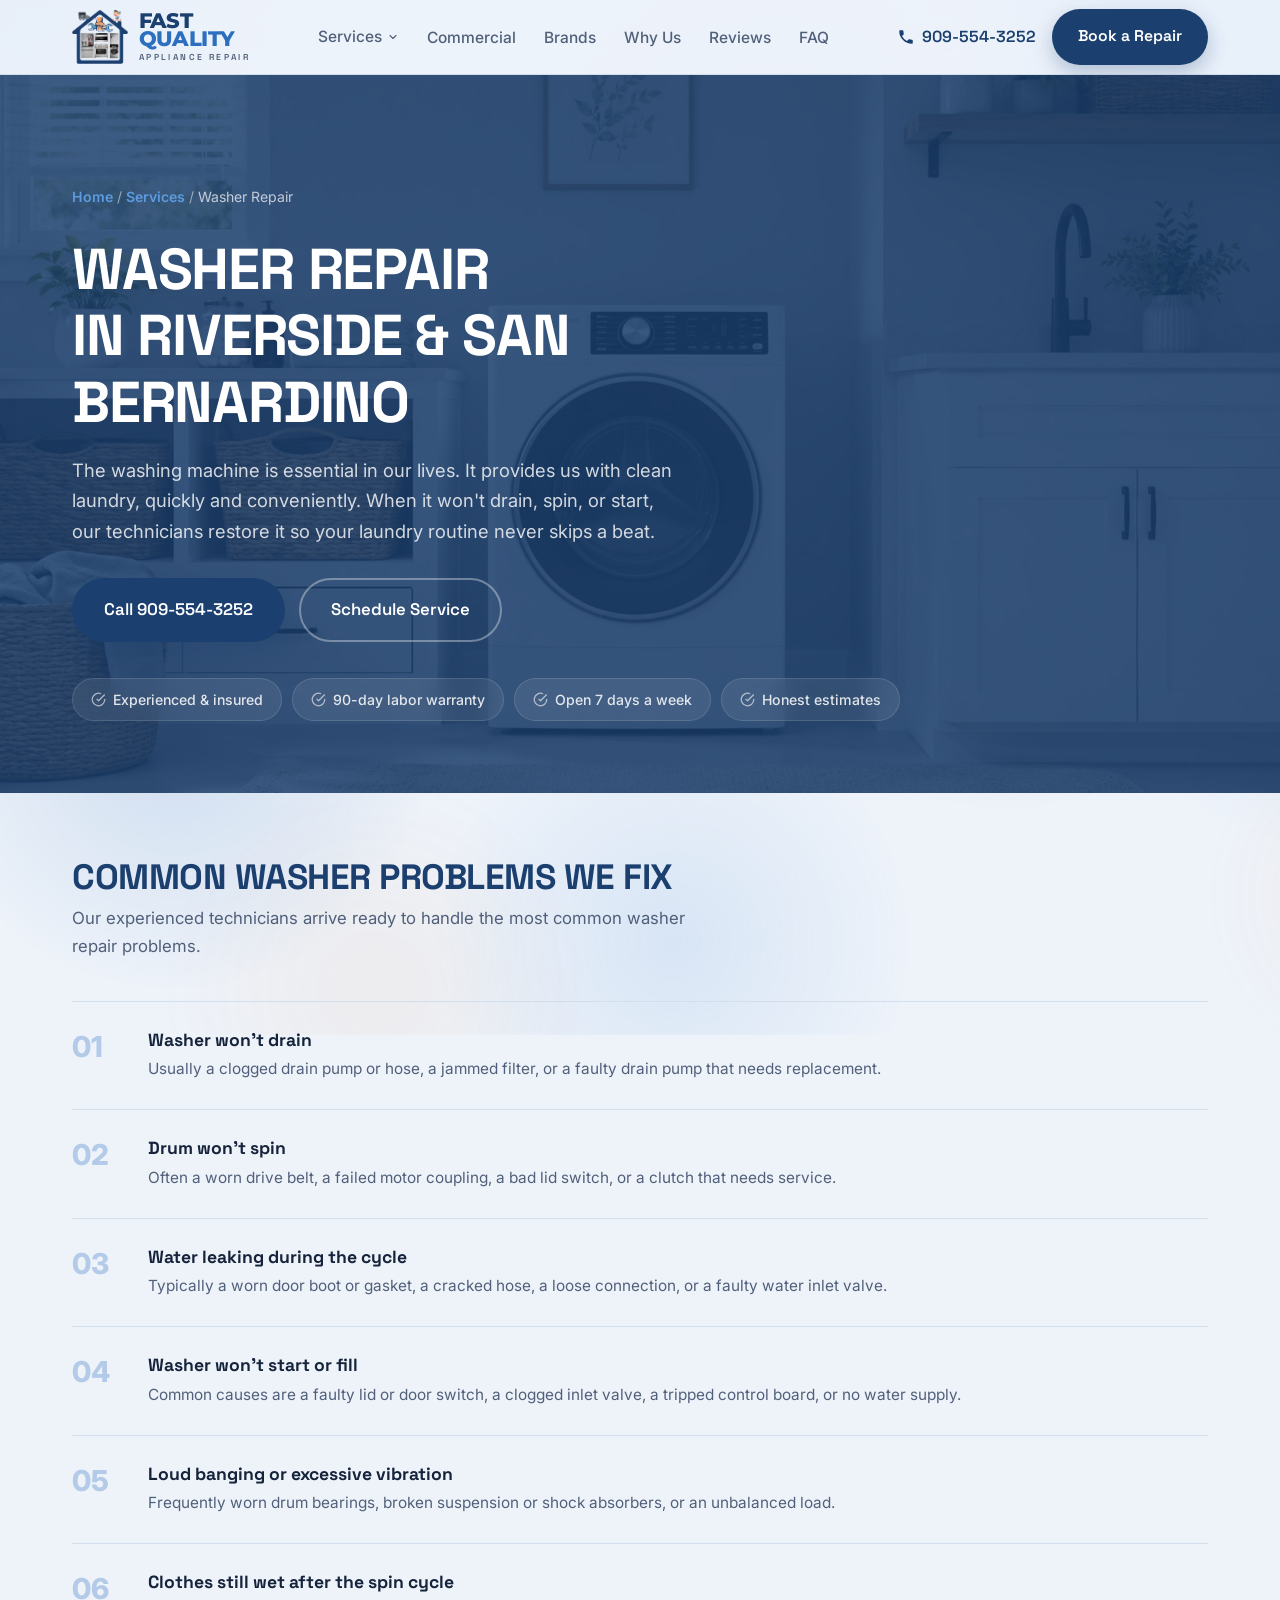
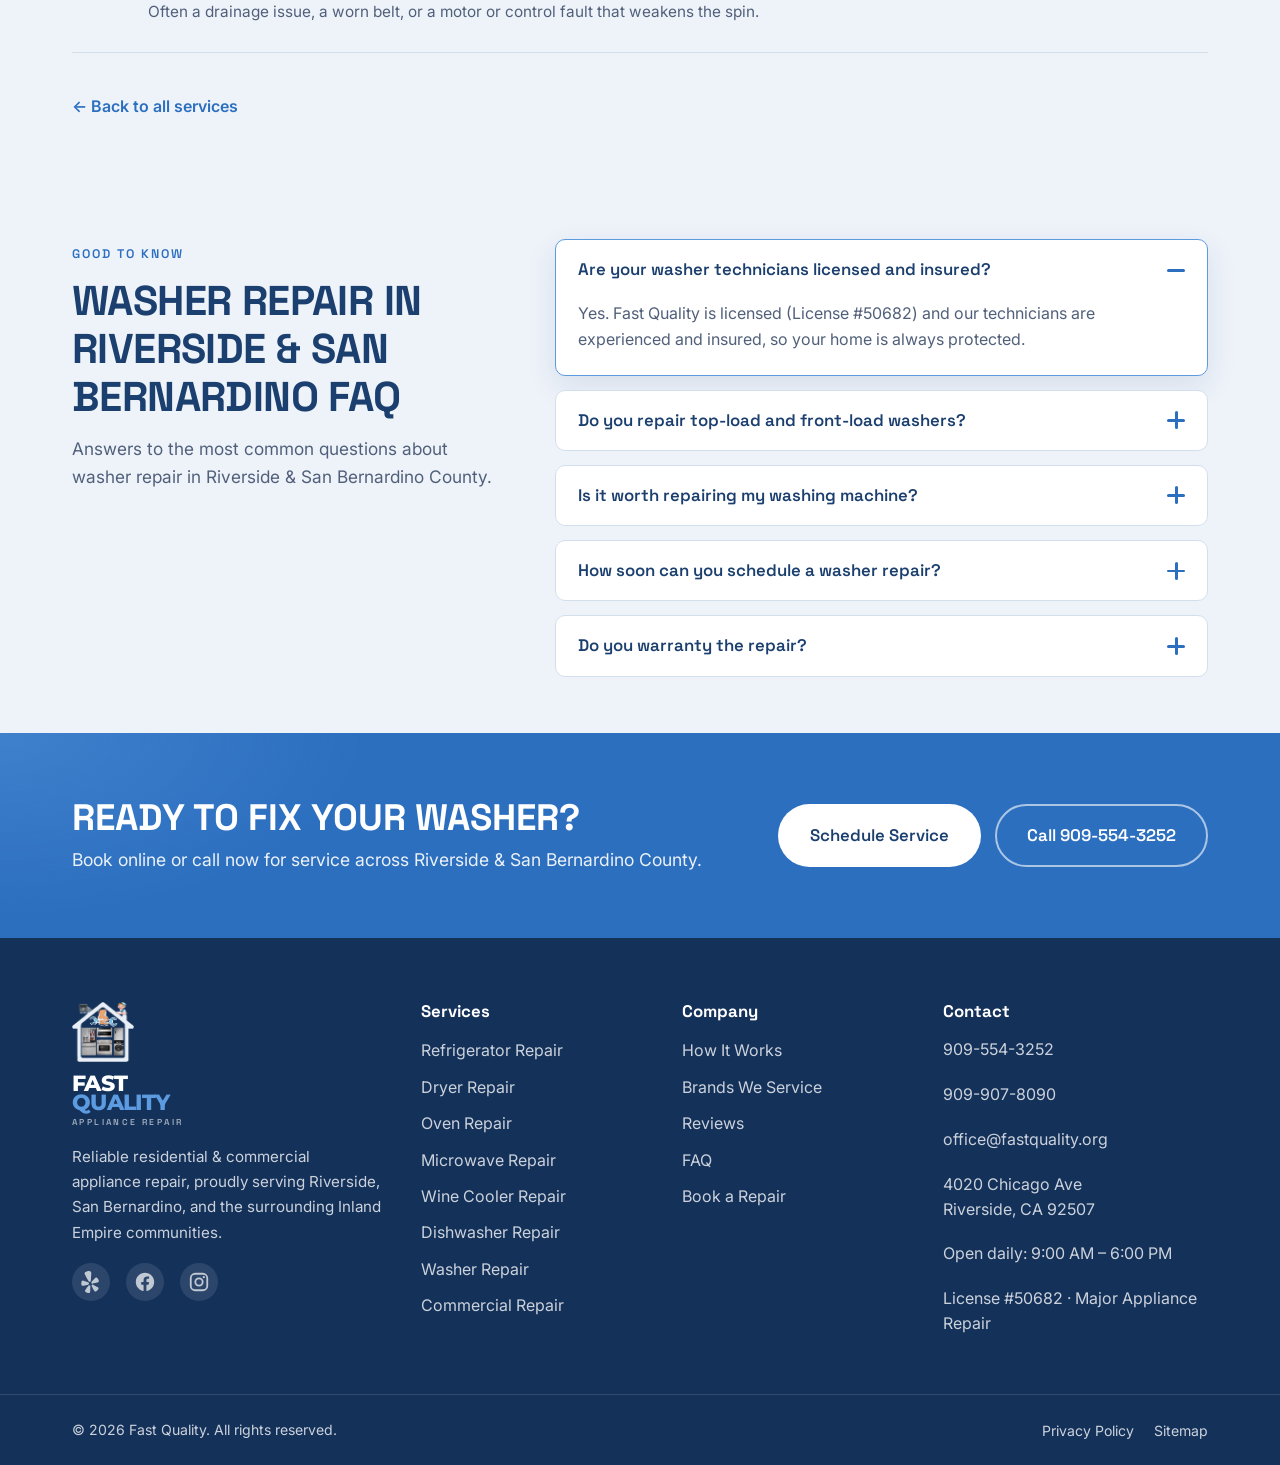
<file: services/washer-repair.html>
<!DOCTYPE html>
<html lang="en">
<head>
  <meta charset="UTF-8" />
  <meta name="viewport" content="width=device-width, initial-scale=1.0" />
  <meta name="theme-color" content="#1B3F6E" />

  <title>Washing Machine Repair in Riverside & San Bernardino | Fast Quality</title>
  <meta name="description" content="Quality washing machine repair in Riverside & San Bernardino County. Won't drain, won't spin, leaks or won't start. We fix it. Licensed #50682. Call 909-554-3252." />
  <meta name="robots" content="index, follow, max-image-preview:large" />
  <link rel="canonical" href="https://fastquality.us/services/washer-repair" />

  <meta property="og:type" content="website" />
  <meta property="og:url" content="https://fastquality.us/services/washer-repair" />
  <meta property="og:title" content="Washing Machine Repair in Riverside & San Bernardino | Fast Quality" />
  <meta property="og:description" content="Quality washing machine repair in Riverside & San Bernardino County. Won't drain, won't spin, leaks or won't start. We fix it. Licensed #50682. Call 909-554-3252." />
  <meta property="og:site_name" content="Fast Quality Appliance Repair" />
  <meta property="og:locale" content="en_US" />
  <meta property="og:image" content="https://fastquality.us/assets/og-image.jpg" />
  <meta property="og:image:width" content="1200" />
  <meta property="og:image:height" content="630" />
  <meta name="twitter:card" content="summary_large_image" />
  <meta name="twitter:image" content="https://fastquality.us/assets/og-image.jpg" />

  <meta name="geo.region" content="US-CA" />
  <meta name="geo.placename" content="Riverside" />

  <link rel="preconnect" href="https://fonts.googleapis.com" />
  <link rel="preconnect" href="https://fonts.gstatic.com" crossorigin />
  <link href="https://fonts.googleapis.com/css2?family=Montserrat:wght@700;800&family=Space+Grotesk:wght@500;600;700&family=Inter:wght@400;500;600;700&display=swap" rel="stylesheet" />
  <link rel="stylesheet" href="../css/styles.css" />
  <link rel="icon" href="../assets/favicon.ico" sizes="any" />
  <link rel="icon" type="image/png" sizes="32x32" href="../assets/favicon-32.png" />
  <link rel="icon" type="image/png" sizes="16x16" href="../assets/favicon-16.png" />
  <link rel="apple-touch-icon" href="../assets/apple-touch-icon.png" />

  <script type="application/ld+json">
  {
    "@context": "https://schema.org",
    "@type": "Service",
    "serviceType": "Washer Repair",
    "name": "Washer Repair in Riverside &amp; San Bernardino",
    "provider": {
      "@type": "LocalBusiness",
      "name": "Fast Quality Appliance Repair",
      "telephone": "+1-909-554-3252",
      "areaServed": "Riverside & San Bernardino County, CA"
    },
    "areaServed": [
      { "@type": "AdministrativeArea", "name": "Riverside County" },
      { "@type": "AdministrativeArea", "name": "San Bernardino County" }
    ],
    "url": "https://fastquality.us/services/washer-repair"
  }
  </script>
  <script type="application/ld+json">
  {
    "@context": "https://schema.org",
    "@type": "BreadcrumbList",
    "itemListElement": [
      { "@type": "ListItem", "position": 1, "name": "Home", "item": "https://fastquality.us/" },
      { "@type": "ListItem", "position": 2, "name": "Services", "item": "https://fastquality.us/#services" },
      { "@type": "ListItem", "position": 3, "name": "Washer Repair in Riverside &amp; San Bernardino", "item": "https://fastquality.us/services/washer-repair" }
    ]
  }
  </script>
  <script type="application/ld+json">
  {
    "@context": "https://schema.org",
    "@type": "FAQPage",
    "mainEntity": [
      { "@type": "Question", "name": "Are your washer technicians licensed and insured?", "acceptedAnswer": { "@type": "Answer", "text": "Yes. Fast Quality is licensed (License #50682) and our technicians are experienced and insured, so your home is always protected." } },
      { "@type": "Question", "name": "Do you repair top-load and front-load washers?", "acceptedAnswer": { "@type": "Answer", "text": "Yes. We service both top-load and front-load washing machines, including high-efficiency models, from all major brands." } },
      { "@type": "Question", "name": "Is it worth repairing my washing machine?", "acceptedAnswer": { "@type": "Answer", "text": "In most cases, yes. Draining, spinning, leaking, and start problems are usually affordable to repair and far cheaper than buying a new machine." } },
      { "@type": "Question", "name": "How soon can you schedule a washer repair?", "acceptedAnswer": { "@type": "Answer", "text": "Typically within a day or two. We're open seven days a week, 9 AM to 6 PM . Call for the soonest available appointment." } },
      { "@type": "Question", "name": "Do you warranty the repair?", "acceptedAnswer": { "@type": "Answer", "text": "Yes. Every washer repair is backed by our workmanship warranty on the labor we perform." } }
    ]
  }
  </script>
</head>

<body>
  <a class="skip-link" href="#main">Skip to main content</a>
  <header class="site-header" id="top">
    <div class="container header-inner">
      <a href="/" class="logo" aria-label="Fast Quality Appliance Repair home">
        <img src="../assets/logo-emblem.png" alt="" class="logo-img" /> <span class="logo-text">Fast<span>Quality</span><small>Appliance Repair</small></span>
      </a>
      <nav class="main-nav" aria-label="Primary navigation">
        <ul>
          <li class="has-dropdown">
            <a href="/#services">Services <svg class="caret" width="12" height="12" viewBox="0 0 24 24" fill="none" aria-hidden="true"><path d="M6 9l6 6 6-6" stroke="currentColor" stroke-width="2.2" stroke-linecap="round" stroke-linejoin="round"/></svg></a>
            <ul class="dropdown">
              <li><a href="refrigerator-repair">Refrigerator Repair</a></li>
              <li><a href="dryer-repair">Dryer Repair</a></li>
              <li><a href="oven-repair">Oven Repair</a></li>
              <li><a href="microwave-repair">Microwave Repair</a></li>
              <li><a href="wine-cooler-repair">Wine Cooler Repair</a></li>
              <li><a href="dishwasher-repair">Dishwasher Repair</a></li>
              <li><a href="washer-repair">Washer Repair</a></li>
            </ul>
          </li>
          <li><a href="/#commercial">Commercial</a></li>
          <li><a href="/#brands">Brands</a></li>
          <li><a href="/#why">Why Us</a></li>
          <li><a href="/#reviews">Reviews</a></li>
          <li><a href="/#faq">FAQ</a></li>
        </ul>
      </nav>
      <div class="header-cta">
        <a href="tel:+19095543252" class="phone-link" aria-label="Call Fast Quality Appliance Repair">
          <svg width="18" height="18" viewBox="0 0 24 24" fill="none" aria-hidden="true"><path d="M6.6 10.8a15.1 15.1 0 0 0 6.6 6.6l2.2-2.2a1 1 0 0 1 1-.24 11.4 11.4 0 0 0 3.6.57 1 1 0 0 1 1 1V20a1 1 0 0 1-1 1A17 17 0 0 1 3 4a1 1 0 0 1 1-1h3.5a1 1 0 0 1 1 1 11.4 11.4 0 0 0 .57 3.6 1 1 0 0 1-.25 1l-2.2 2.2z" fill="currentColor"/></svg>
          <span>909-554-3252</span>
        </a>
        <a href="#book" class="btn btn-primary">Book a Repair</a>
      </div>
      <button class="nav-toggle" aria-label="Open menu" aria-expanded="false" aria-controls="mobile-menu">
        <span></span><span></span><span></span>
      </button>
    </div>
    <div class="mobile-menu" id="mobile-menu" hidden>
      <nav aria-label="Mobile navigation">
        <ul>
          <li><a href="/#services">Services</a></li>
          <li><a href="/#commercial">Commercial</a></li>
          <li><a href="/#brands">Brands</a></li>
          <li><a href="/#why">Why Us</a></li>
          <li><a href="/#reviews">Reviews</a></li>
          <li><a href="/#faq">FAQ</a></li>
        </ul>
      </nav>
      <a href="tel:+19095543252" class="btn btn-ghost btn-block">Call 909-554-3252</a>
      <a href="#book" class="btn btn-primary btn-block">Book a Repair</a>
    </div>
  </header>

  <main id="main">
    <section class="svc-hero">
      <img class="svc-hero-bg" src="../assets/services/washer-service.jpg" alt="" aria-hidden="true" />
      <div class="container">
        <nav class="svc-breadcrumb" aria-label="Breadcrumb">
          <a href="/">Home</a> / <a href="/#services">Services</a> / <span>Washer Repair</span>
        </nav>
        <h1>Washer Repair<br>in Riverside &amp; San Bernardino</h1>
        <p class="svc-hero-desc">The washing machine is essential in our lives. It provides us with clean laundry, quickly and conveniently. When it won't drain, spin, or start, our technicians restore it so your laundry routine never skips a beat.</p>
        <div class="svc-hero-actions">
          <a href="tel:+19095543252" class="btn btn-primary btn-lg">Call 909-554-3252</a>
          <a href="#book" class="btn btn-outline btn-lg">Schedule Service</a>
        </div>
        <div class="trust-pills">
          <span class="trust-pill"><svg viewBox="0 0 24 24" fill="none" stroke="currentColor" stroke-width="2"><path d="M22 11.08V12a10 10 0 1 1-5.93-9.14"/><path d="M22 4 12 14.01l-3-3"/></svg> Experienced &amp; insured</span>
          <span class="trust-pill"><svg viewBox="0 0 24 24" fill="none" stroke="currentColor" stroke-width="2"><path d="M22 11.08V12a10 10 0 1 1-5.93-9.14"/><path d="M22 4 12 14.01l-3-3"/></svg> 90-day labor warranty</span>
          <span class="trust-pill"><svg viewBox="0 0 24 24" fill="none" stroke="currentColor" stroke-width="2"><path d="M22 11.08V12a10 10 0 1 1-5.93-9.14"/><path d="M22 4 12 14.01l-3-3"/></svg> Open 7 days a week</span>
          <span class="trust-pill"><svg viewBox="0 0 24 24" fill="none" stroke="currentColor" stroke-width="2"><path d="M22 11.08V12a10 10 0 1 1-5.93-9.14"/><path d="M22 4 12 14.01l-3-3"/></svg> Honest estimates</span>
        </div>
      </div>
    </section>

    <section class="svc-body">
      <div class="container">
        <h2>Common Washer Problems We Fix</h2>
        <p class="svc-lead">Our experienced technicians arrive ready to handle the most common washer repair problems.</p>
        <div class="problem-list">
          <div class="problem-item">
            <span class="problem-num">01</span>
            <div>
              <h3>Washer won't drain</h3>
              <p>Usually a clogged drain pump or hose, a jammed filter, or a faulty drain pump that needs replacement.</p>
            </div>
          </div>
          <div class="problem-item">
            <span class="problem-num">02</span>
            <div>
              <h3>Drum won't spin</h3>
              <p>Often a worn drive belt, a failed motor coupling, a bad lid switch, or a clutch that needs service.</p>
            </div>
          </div>
          <div class="problem-item">
            <span class="problem-num">03</span>
            <div>
              <h3>Water leaking during the cycle</h3>
              <p>Typically a worn door boot or gasket, a cracked hose, a loose connection, or a faulty water inlet valve.</p>
            </div>
          </div>
          <div class="problem-item">
            <span class="problem-num">04</span>
            <div>
              <h3>Washer won't start or fill</h3>
              <p>Common causes are a faulty lid or door switch, a clogged inlet valve, a tripped control board, or no water supply.</p>
            </div>
          </div>
          <div class="problem-item">
            <span class="problem-num">05</span>
            <div>
              <h3>Loud banging or excessive vibration</h3>
              <p>Frequently worn drum bearings, broken suspension or shock absorbers, or an unbalanced load.</p>
            </div>
          </div>
          <div class="problem-item">
            <span class="problem-num">06</span>
            <div>
              <h3>Clothes still wet after the spin cycle</h3>
              <p>Often a drainage issue, a worn belt, or a motor or control fault that weakens the spin.</p>
            </div>
          </div>
        </div>
        <p class="svc-back"><a href="/#services">&larr; Back to all services</a></p>
      </div>
    </section>

    <section class="faq section" id="faq" aria-labelledby="faq-heading">
      <div class="container faq-inner">
        <header class="section-head section-head-left">
          <span class="eyebrow">Good to know</span>
          <h2 id="faq-heading">Washer Repair in Riverside &amp; San Bernardino FAQ</h2>
          <p class="section-lead">Answers to the most common questions about washer repair in Riverside &amp; San Bernardino County.</p>
        </header>
        <div class="faq-list">
          <details class="faq-item" open>
            <summary><h3>Are your washer technicians licensed and insured?</h3><span class="faq-icon" aria-hidden="true"></span></summary>
            <div class="faq-answer"><p>Yes. Fast Quality is licensed (License #50682) and our technicians are experienced and insured, so your home is always protected.</p></div>
          </details>
          <details class="faq-item">
            <summary><h3>Do you repair top-load and front-load washers?</h3><span class="faq-icon" aria-hidden="true"></span></summary>
            <div class="faq-answer"><p>Yes. We service both top-load and front-load washing machines, including high-efficiency models, from all major brands.</p></div>
          </details>
          <details class="faq-item">
            <summary><h3>Is it worth repairing my washing machine?</h3><span class="faq-icon" aria-hidden="true"></span></summary>
            <div class="faq-answer"><p>In most cases, yes. Draining, spinning, leaking, and start problems are usually affordable to repair and far cheaper than buying a new machine.</p></div>
          </details>
          <details class="faq-item">
            <summary><h3>How soon can you schedule a washer repair?</h3><span class="faq-icon" aria-hidden="true"></span></summary>
            <div class="faq-answer"><p>Typically within a day or two. We're open seven days a week, 9 AM to 6 PM . Call for the soonest available appointment.</p></div>
          </details>
          <details class="faq-item">
            <summary><h3>Do you warranty the repair?</h3><span class="faq-icon" aria-hidden="true"></span></summary>
            <div class="faq-answer"><p>Yes. Every washer repair is backed by our workmanship warranty on the labor we perform.</p></div>
          </details>
        </div>
      </div>
    </section>

    <section class="cta-band" aria-labelledby="cta-heading">
      <div class="container cta-inner">
        <div>
          <h2 id="cta-heading">Ready to fix your washer?</h2>
          <p>Book online or call now for service across Riverside &amp; San Bernardino County.</p>
        </div>
        <div class="cta-actions">
          <a href="#book" class="btn btn-light btn-lg">Schedule Service</a>
          <a href="tel:+19095543252" class="btn btn-outline-light btn-lg">Call 909-554-3252</a>
        </div>
      </div>
    </section>
  </main>

  <footer class="site-footer" aria-labelledby="footer-heading">
    <h2 id="footer-heading" class="sr-only">Fast Quality Appliance Repair footer</h2>
    <div class="container footer-grid">
      <div class="footer-brand">
        <a href="/" class="logo logo-light">
          <img src="../assets/logo-emblem-light.png" alt="" class="logo-img" /> <span class="logo-text">Fast<span>Quality</span><small>Appliance Repair</small></span>
        </a>
        <p>Reliable residential &amp; commercial appliance repair, proudly serving Riverside, San Bernardino, and the surrounding Inland Empire communities.</p>
        <div class="footer-social" aria-label="Social media">
          <a href="https://www.yelp.com/biz/fast-quality-appliance-repair-riverside" target="_blank" rel="noopener" aria-label="Yelp"><svg viewBox="0 0 24 24" fill="currentColor" width="22" height="22"><path d="M7.69 15.14l-3.67.85c-.38.09-.76.18-1.15.15-.26-.02-.51-.04-.76-.21a1.18 1.18 0 0 1-.33-.36c-.35-.55-.37-1.37-.37-2 0-.7.11-1.4.33-2.07.03-.08.07-.16.11-.25.04-.07.08-.14.13-.22.05-.06.1-.13.16-.2a1.17 1.17 0 0 1 .4-.28 1.08 1.08 0 0 1 .46-.08c.24 0 .51.05.91.17l.19.06c.33.1.7.24 1.15.4.69.24 1.37.49 2.05.74l1.21.44c.22.08.44.18.64.3.17.1.33.23.45.39.08.12.15.26.19.43a1.22 1.22 0 0 1-.87 1.45l-.11.03-1.1.26zM18.82 7.57a1.85 1.85 0 0 0-.2-.18 2.41 2.41 0 0 0-.44-.25 1.17 1.17 0 0 0-.48-.08c-.16 0-.31.04-.45.13-.21.1-.44.27-.74.55l-.14.13c-.25.24-.53.53-.86.87-.52.53-1.03 1.06-1.52 1.56l-.9.93a4.19 4.19 0 0 0-.45.55 1.54 1.54 0 0 0-.24.55 1.22 1.22 0 0 0 1.44 1.39l.11-.02 4.78-1.1c.38-.09.76-.17 1.1-.36.23-.13.44-.26.59-.53.06-.12.11-.26.14-.47.07-.65-.27-1.39-.54-1.96a6.28 6.28 0 0 0-1.2-1.71zM8.97.08a8.67 8.67 0 0 0-.83.16c-.28.07-.55.14-.81.22-.87.28-2.09.81-2.3 1.81-.12.57.16 1.14.37 1.66.26.63.61 1.19.94 1.78.85 1.55 1.72 3.1 2.59 4.65.26.46.54 1.05 1.04 1.29a1.06 1.06 0 0 0 .85.09 1.21 1.21 0 0 0 .61-.35c.05-.05.07-.09.08-.08.35-.44.35-1.08.38-1.61.1-1.77.21-3.54.3-5.31.03-.67.11-1.33.07-2.01-.03-.56-.04-1.2-.39-1.66C11.14-.09 9.87-.03 8.97.08zm2.08 15.95a1.11 1.11 0 0 0-1.38-.35 1.48 1.48 0 0 0-.22.14c-.2.15-.37.34-.52.53l-.12.16-.77 1.06c-.44.6-.87 1.2-1.29 1.79-.28.39-.52.72-.71 1.01l-.11.16c-.23.35-.36.61-.42.84a1.09 1.09 0 0 0 .12.94c.05.07.1.14.15.21.05.06.11.12.18.18.07.06.14.12.21.17.53.37 1.11.63 1.72.84.52.15 1.05.25 1.57.3.09 0 .18 0 .27-.01.08-.01.17-.02.25-.04.08-.02.17-.04.24-.07a1.19 1.19 0 0 0 .42-.27c.11-.11.2-.25.25-.4.09-.22.15-.5.19-.92l.02-.2c.03-.35.04-.75.07-1.23.04-.74.07-1.47.09-2.2l.05-1.31c.01-.3 0-.63-.08-.93a1.4 1.4 0 0 0-.18-.41zm8.68 2.04c-.16-.18-.39-.35-.75-.57l-.17-.1c-.3-.18-.66-.37-1.08-.6-.65-.35-1.3-.69-1.94-1.04l-1.15-.61-.18-.09c-.22-.11-.46-.2-.7-.25a1.11 1.11 0 0 0-1.1.9 1.42 1.42 0 0 0 .02.44c.06.31.19.61.33.88l.62 1.15c.34.65.69 1.3 1.04 1.94.23.42.42.78.6 1.08l.1.17c.22.36.39.58.57.75.11.11.25.2.4.25.16.05.33.07.49.05.08-.01.17-.02.25-.04.08-.02.16-.05.24-.08a1.86 1.86 0 0 0 .25-.11 6.1 6.1 0 0 0 1.28-.96c.46-.45.87-.95 1.18-1.51.04-.08.08-.16.11-.25.03-.08.06-.16.08-.24.02-.08.03-.17.04-.25a1.19 1.19 0 0 0-.06-.49 1.09 1.09 0 0 0-.25-.4z"/></svg></a>
          <a href="https://www.facebook.com/profile.php?id=61585289600174" target="_blank" rel="noopener" aria-label="Facebook"><svg viewBox="0 0 24 24" fill="currentColor" width="22" height="22"><path d="M22 12c0-5.52-4.48-10-10-10S2 6.48 2 12c0 4.99 3.66 9.12 8.44 9.88v-6.99H7.9V12h2.54V9.8c0-2.5 1.49-3.89 3.78-3.89 1.09 0 2.24.2 2.24.2v2.46h-1.26c-1.24 0-1.63.77-1.63 1.56V12h2.78l-.44 2.89h-2.34v6.99C18.34 21.12 22 16.99 22 12z"/></svg></a>
          <a href="https://www.instagram.com/fastqualityappliancerepair/" target="_blank" rel="noopener" aria-label="Instagram"><svg viewBox="0 0 24 24" fill="currentColor" width="22" height="22"><path d="M7.8 2h8.4A5.8 5.8 0 0 1 22 7.8v8.4a5.8 5.8 0 0 1-5.8 5.8H7.8A5.8 5.8 0 0 1 2 16.2V7.8A5.8 5.8 0 0 1 7.8 2zm-.2 2A3.6 3.6 0 0 0 4 7.6v8.8A3.6 3.6 0 0 0 7.6 20h8.8a3.6 3.6 0 0 0 3.6-3.6V7.6A3.6 3.6 0 0 0 16.4 4H7.6zm9.65 1.5a1.25 1.25 0 1 1 0 2.5 1.25 1.25 0 0 1 0-2.5zM12 7a5 5 0 1 1 0 10 5 5 0 0 1 0-10zm0 2a3 3 0 1 0 0 6 3 3 0 0 0 0-6z"/></svg></a>
        </div>
      </div>

      <nav class="footer-col" aria-label="Services">
        <h3>Services</h3>
        <ul>
          <li><a href="refrigerator-repair">Refrigerator Repair</a></li>
          <li><a href="dryer-repair">Dryer Repair</a></li>
          <li><a href="oven-repair">Oven Repair</a></li>
              <li><a href="microwave-repair">Microwave Repair</a></li>
          <li><a href="wine-cooler-repair">Wine Cooler Repair</a></li>
          <li><a href="dishwasher-repair">Dishwasher Repair</a></li>
          <li><a href="washer-repair">Washer Repair</a></li>
          <li><a href="/#commercial">Commercial Repair</a></li>
        </ul>
      </nav>

      <nav class="footer-col" aria-label="Company">
        <h3>Company</h3>
        <ul>
          <li><a href="/#why">How It Works</a></li>
          <li><a href="/#brands">Brands We Service</a></li>
          <li><a href="/#reviews">Reviews</a></li>
          <li><a href="/#faq">FAQ</a></li>
          <li><a href="/#book">Book a Repair</a></li>
        </ul>
      </nav>

      <div class="footer-col footer-contact">
        <h3>Contact</h3>
        <ul>
          <li><a href="tel:+19095543252">909-554-3252</a></li>
          <li><a href="tel:+19099078090">909-907-8090</a></li>
          <li><a href="mailto:office@fastquality.org">office@fastquality.org</a></li>
          <li>4020 Chicago Ave<br>Riverside, CA 92507</li>
          <li>Open daily: 9:00 AM &ndash; 6:00 PM</li>
          <li>License #50682 · Major Appliance Repair</li>
        </ul>
      </div>
    </div>

    <div class="footer-bottom">
      <div class="container footer-bottom-inner">
        <p>&copy; <span id="year">2026</span> Fast Quality. All rights reserved.</p>
        <ul>
          <li><a href="../privacy">Privacy Policy</a></li>
          <li><a href="../sitemap.xml">Sitemap</a></li>
        </ul>
      </div>
    </div>
  </footer>

  <a href="tel:+19095543252" class="sticky-call" aria-label="Call Fast Quality Appliance Repair now">
    <svg width="20" height="20" viewBox="0 0 24 24" fill="none" aria-hidden="true"><path d="M6.6 10.8a15.1 15.1 0 0 0 6.6 6.6l2.2-2.2a1 1 0 0 1 1-.24 11.4 11.4 0 0 0 3.6.57 1 1 0 0 1 1 1V20a1 1 0 0 1-1 1A17 17 0 0 1 3 4a1 1 0 0 1 1-1h3.5a1 1 0 0 1 1 1 11.4 11.4 0 0 0 .57 3.6 1 1 0 0 1-.25 1l-2.2 2.2z" fill="currentColor"/></svg>
    <span>Call Now</span>
  </a>

  <script src="../js/main.js" defer></script>
  <div class="modal-overlay" id="booking-modal" hidden>
    <div class="modal" role="dialog" aria-modal="true" aria-labelledby="bm-title">
      <button class="modal-close" type="button" aria-label="Close booking form">&times;</button>
      <h2 id="bm-title">Get your appliance back in action</h2>
      <p class="modal-sub">Share a few details and we'll be in touch to schedule your visit.</p>
      <form class="book-form" action="/contact.php" method="post" novalidate>
        <div class="hp-field" aria-hidden="true" style="position:absolute;left:-9999px;height:0;overflow:hidden"><label>Company<input type="text" name="company" tabindex="-1" autocomplete="off"></label></div>
        <div class="field"><label for="bm-name">Name</label><input type="text" id="bm-name" name="name" placeholder="Your Name" autocomplete="name" required /></div>
        <div class="field"><label for="bm-phone">Phone Number</label><input type="tel" id="bm-phone" name="phone" placeholder="Your Number" autocomplete="tel" required /></div>
        <div class="field"><label for="bm-zip">Address or Zip Code</label><input type="text" id="bm-zip" name="zip" placeholder="Your Address or Zip" autocomplete="postal-code" required /></div>
        <div class="field"><label for="bm-appliance">Type of Service</label>
          <select id="bm-appliance" name="appliance" required>
            <option value="" selected disabled>Select a service</option>
            <option>Refrigerator</option><option>Dryer</option><option>Oven</option><option>Wine Cooler</option><option>Dishwasher</option><option>Washer</option><option>Commercial equipment</option><option>Other</option>
          </select>
        </div>
        <div class="field issue-field" hidden><label for="bm-issue">Please specify your issue</label><input type="text" id="bm-issue" name="issue" placeholder="Tell us what's going on" /></div>
        <button type="submit" class="btn btn-primary btn-block btn-lg">Book My Repair</button>
        <p class="form-note">By clicking, you agree to our <a href="../privacy">Privacy Policy</a>.</p>
      </form>
    </div>
  </div>
</body>
</html>
</file>
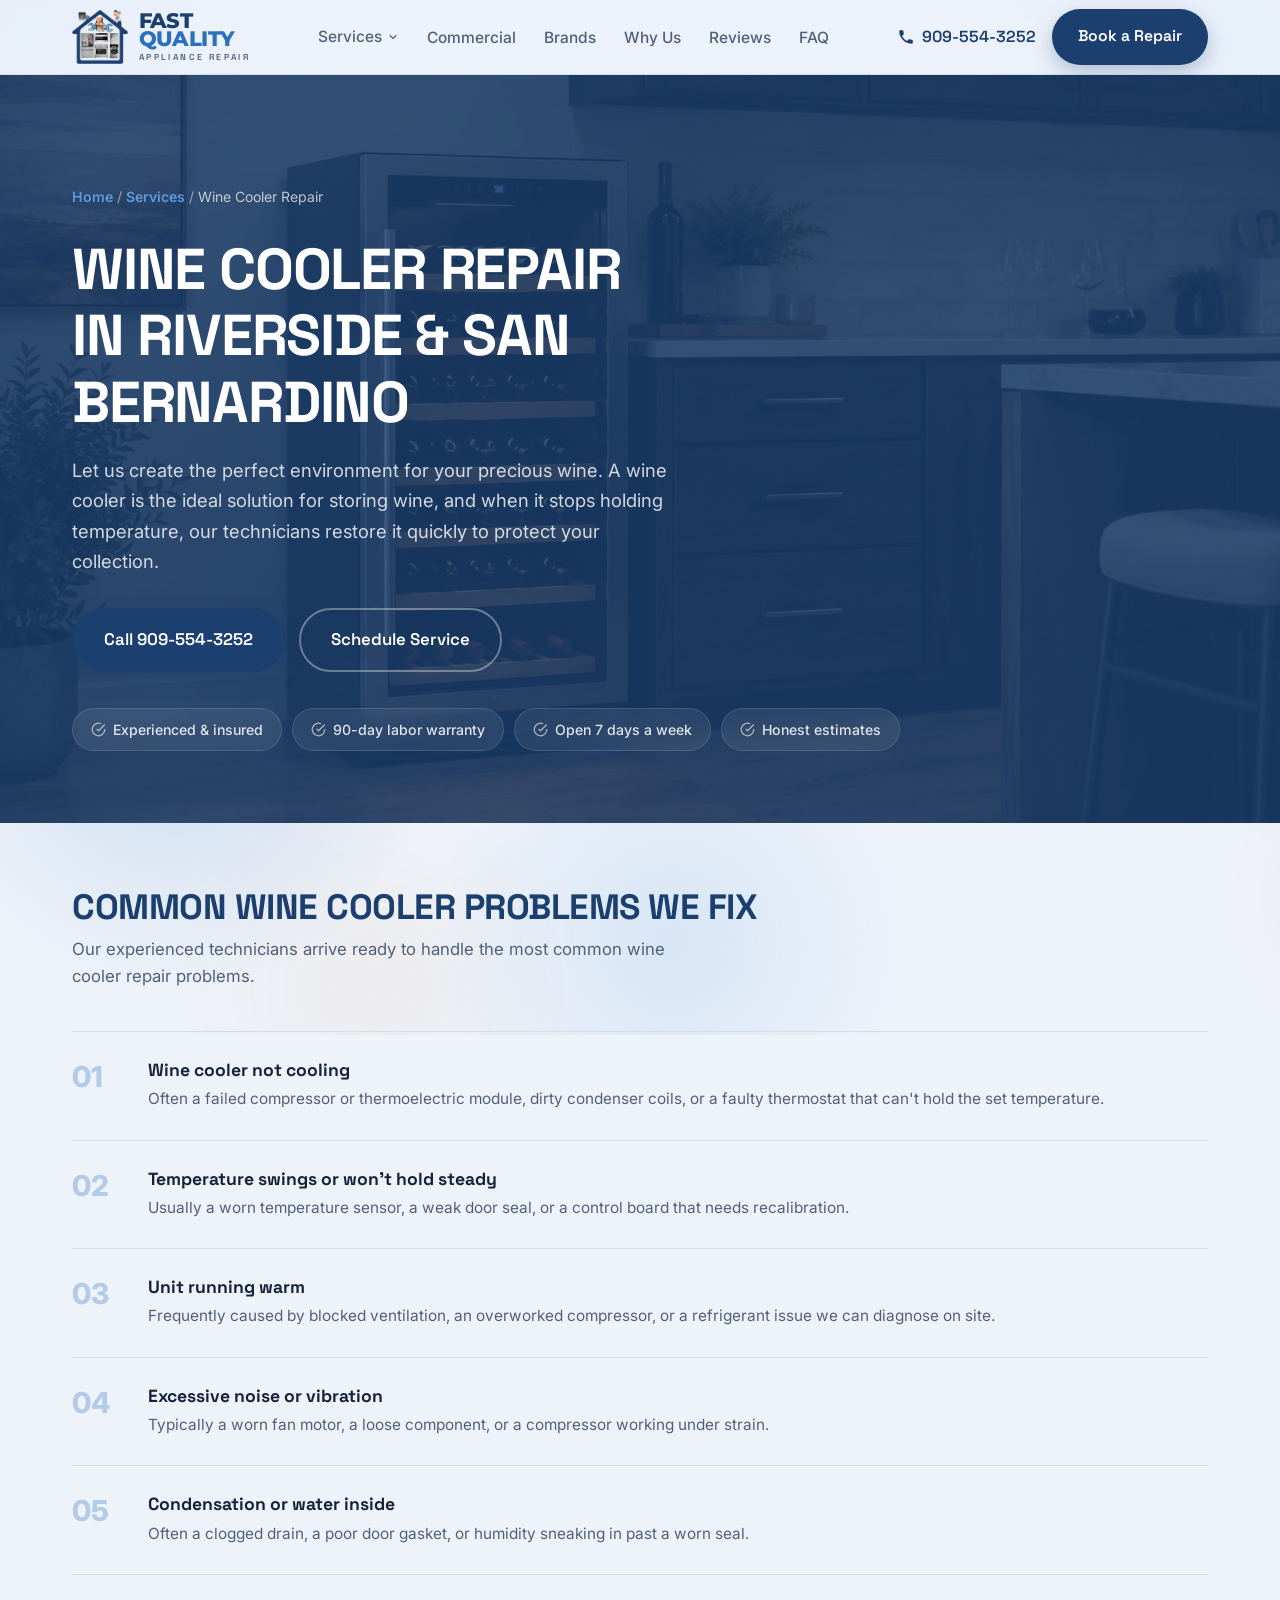
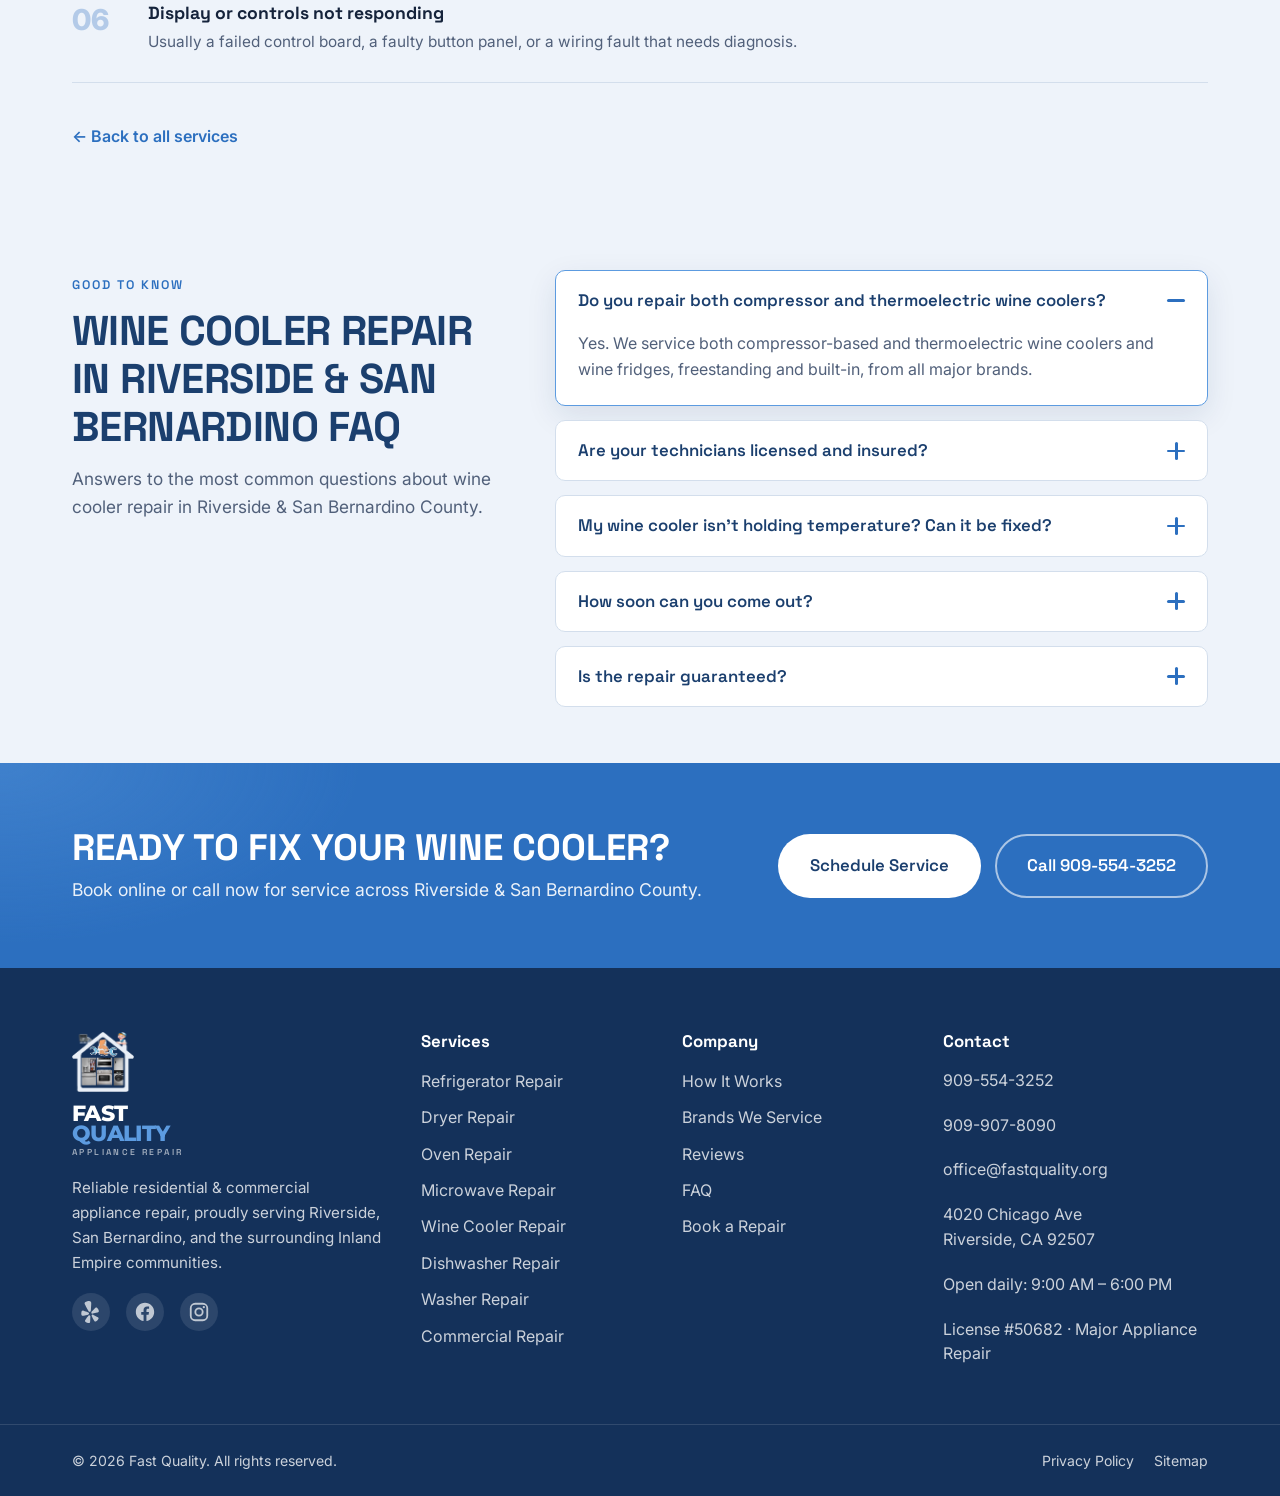
<file: services/wine-cooler-repair.html>
<!DOCTYPE html>
<html lang="en">
<head>
  <meta charset="UTF-8" />
  <meta name="viewport" content="width=device-width, initial-scale=1.0" />
  <meta name="theme-color" content="#1B3F6E" />

  <title>Wine Cooler & Wine Fridge Repair in Riverside & San Bernardino | Fast Quality</title>
  <meta name="description" content="Specialist wine cooler & wine fridge repair in Riverside & San Bernardino County. Cooling, temperature & noise issues fixed. Licensed #50682. Call 909-554-3252." />
  <meta name="robots" content="index, follow, max-image-preview:large" />
  <link rel="canonical" href="https://fastquality.us/services/wine-cooler-repair" />

  <meta property="og:type" content="website" />
  <meta property="og:url" content="https://fastquality.us/services/wine-cooler-repair" />
  <meta property="og:title" content="Wine Cooler & Wine Fridge Repair in Riverside & San Bernardino | Fast Quality" />
  <meta property="og:description" content="Specialist wine cooler & wine fridge repair in Riverside & San Bernardino County. Cooling, temperature & noise issues fixed. Licensed #50682. Call 909-554-3252." />
  <meta property="og:site_name" content="Fast Quality Appliance Repair" />
  <meta property="og:locale" content="en_US" />
  <meta property="og:image" content="https://fastquality.us/assets/og-image.jpg" />
  <meta property="og:image:width" content="1200" />
  <meta property="og:image:height" content="630" />
  <meta name="twitter:card" content="summary_large_image" />
  <meta name="twitter:image" content="https://fastquality.us/assets/og-image.jpg" />

  <meta name="geo.region" content="US-CA" />
  <meta name="geo.placename" content="Riverside" />

  <link rel="preconnect" href="https://fonts.googleapis.com" />
  <link rel="preconnect" href="https://fonts.gstatic.com" crossorigin />
  <link href="https://fonts.googleapis.com/css2?family=Montserrat:wght@700;800&family=Space+Grotesk:wght@500;600;700&family=Inter:wght@400;500;600;700&display=swap" rel="stylesheet" />
  <link rel="stylesheet" href="../css/styles.css" />
  <link rel="icon" href="../assets/favicon.ico" sizes="any" />
  <link rel="icon" type="image/png" sizes="32x32" href="../assets/favicon-32.png" />
  <link rel="icon" type="image/png" sizes="16x16" href="../assets/favicon-16.png" />
  <link rel="apple-touch-icon" href="../assets/apple-touch-icon.png" />

  <script type="application/ld+json">
  {
    "@context": "https://schema.org",
    "@type": "Service",
    "serviceType": "Wine Cooler Repair",
    "name": "Wine Cooler Repair in Riverside &amp; San Bernardino",
    "provider": {
      "@type": "LocalBusiness",
      "name": "Fast Quality Appliance Repair",
      "telephone": "+1-909-554-3252",
      "areaServed": "Riverside & San Bernardino County, CA"
    },
    "areaServed": [
      { "@type": "AdministrativeArea", "name": "Riverside County" },
      { "@type": "AdministrativeArea", "name": "San Bernardino County" }
    ],
    "url": "https://fastquality.us/services/wine-cooler-repair"
  }
  </script>
  <script type="application/ld+json">
  {
    "@context": "https://schema.org",
    "@type": "BreadcrumbList",
    "itemListElement": [
      { "@type": "ListItem", "position": 1, "name": "Home", "item": "https://fastquality.us/" },
      { "@type": "ListItem", "position": 2, "name": "Services", "item": "https://fastquality.us/#services" },
      { "@type": "ListItem", "position": 3, "name": "Wine Cooler Repair in Riverside &amp; San Bernardino", "item": "https://fastquality.us/services/wine-cooler-repair" }
    ]
  }
  </script>
  <script type="application/ld+json">
  {
    "@context": "https://schema.org",
    "@type": "FAQPage",
    "mainEntity": [
      { "@type": "Question", "name": "Do you repair both compressor and thermoelectric wine coolers?", "acceptedAnswer": { "@type": "Answer", "text": "Yes. We service both compressor-based and thermoelectric wine coolers and wine fridges, freestanding and built-in, from all major brands." } },
      { "@type": "Question", "name": "Are your technicians licensed and insured?", "acceptedAnswer": { "@type": "Answer", "text": "Yes. Fast Quality is licensed (License #50682) and our technicians are experienced and insured." } },
      { "@type": "Question", "name": "My wine cooler isn't holding temperature? Can it be fixed?", "acceptedAnswer": { "@type": "Answer", "text": "In most cases, yes. Temperature problems usually trace back to the thermostat, sensor, condenser coils, or door seal, all of which are repairable." } },
      { "@type": "Question", "name": "How soon can you come out?", "acceptedAnswer": { "@type": "Answer", "text": "Typically within a day or two. We work seven days a week, 9 AM to 6 PM . Call for the soonest available appointment." } },
      { "@type": "Question", "name": "Is the repair guaranteed?", "acceptedAnswer": { "@type": "Answer", "text": "Yes. Every wine cooler repair is backed by our workmanship warranty on the labor we perform." } }
    ]
  }
  </script>
</head>

<body>
  <a class="skip-link" href="#main">Skip to main content</a>
  <header class="site-header" id="top">
    <div class="container header-inner">
      <a href="/" class="logo" aria-label="Fast Quality Appliance Repair home">
        <img src="../assets/logo-emblem.png" alt="" class="logo-img" /> <span class="logo-text">Fast<span>Quality</span><small>Appliance Repair</small></span>
      </a>
      <nav class="main-nav" aria-label="Primary navigation">
        <ul>
          <li class="has-dropdown">
            <a href="/#services">Services <svg class="caret" width="12" height="12" viewBox="0 0 24 24" fill="none" aria-hidden="true"><path d="M6 9l6 6 6-6" stroke="currentColor" stroke-width="2.2" stroke-linecap="round" stroke-linejoin="round"/></svg></a>
            <ul class="dropdown">
              <li><a href="refrigerator-repair">Refrigerator Repair</a></li>
              <li><a href="dryer-repair">Dryer Repair</a></li>
              <li><a href="oven-repair">Oven Repair</a></li>
              <li><a href="microwave-repair">Microwave Repair</a></li>
              <li><a href="wine-cooler-repair">Wine Cooler Repair</a></li>
              <li><a href="dishwasher-repair">Dishwasher Repair</a></li>
              <li><a href="washer-repair">Washer Repair</a></li>
            </ul>
          </li>
          <li><a href="/#commercial">Commercial</a></li>
          <li><a href="/#brands">Brands</a></li>
          <li><a href="/#why">Why Us</a></li>
          <li><a href="/#reviews">Reviews</a></li>
          <li><a href="/#faq">FAQ</a></li>
        </ul>
      </nav>
      <div class="header-cta">
        <a href="tel:+19095543252" class="phone-link" aria-label="Call Fast Quality Appliance Repair">
          <svg width="18" height="18" viewBox="0 0 24 24" fill="none" aria-hidden="true"><path d="M6.6 10.8a15.1 15.1 0 0 0 6.6 6.6l2.2-2.2a1 1 0 0 1 1-.24 11.4 11.4 0 0 0 3.6.57 1 1 0 0 1 1 1V20a1 1 0 0 1-1 1A17 17 0 0 1 3 4a1 1 0 0 1 1-1h3.5a1 1 0 0 1 1 1 11.4 11.4 0 0 0 .57 3.6 1 1 0 0 1-.25 1l-2.2 2.2z" fill="currentColor"/></svg>
          <span>909-554-3252</span>
        </a>
        <a href="#book" class="btn btn-primary">Book a Repair</a>
      </div>
      <button class="nav-toggle" aria-label="Open menu" aria-expanded="false" aria-controls="mobile-menu">
        <span></span><span></span><span></span>
      </button>
    </div>
    <div class="mobile-menu" id="mobile-menu" hidden>
      <nav aria-label="Mobile navigation">
        <ul>
          <li><a href="/#services">Services</a></li>
          <li><a href="/#commercial">Commercial</a></li>
          <li><a href="/#brands">Brands</a></li>
          <li><a href="/#why">Why Us</a></li>
          <li><a href="/#reviews">Reviews</a></li>
          <li><a href="/#faq">FAQ</a></li>
        </ul>
      </nav>
      <a href="tel:+19095543252" class="btn btn-ghost btn-block">Call 909-554-3252</a>
      <a href="#book" class="btn btn-primary btn-block">Book a Repair</a>
    </div>
  </header>

  <main id="main">
    <section class="svc-hero">
      <img class="svc-hero-bg" src="../assets/services/wine-cooler-service.jpg" alt="" aria-hidden="true" />
      <div class="container">
        <nav class="svc-breadcrumb" aria-label="Breadcrumb">
          <a href="/">Home</a> / <a href="/#services">Services</a> / <span>Wine Cooler Repair</span>
        </nav>
        <h1>Wine Cooler Repair<br>in Riverside &amp; San Bernardino</h1>
        <p class="svc-hero-desc">Let us create the perfect environment for your precious wine. A wine cooler is the ideal solution for storing wine, and when it stops holding temperature, our technicians restore it quickly to protect your collection.</p>
        <div class="svc-hero-actions">
          <a href="tel:+19095543252" class="btn btn-primary btn-lg">Call 909-554-3252</a>
          <a href="#book" class="btn btn-outline btn-lg">Schedule Service</a>
        </div>
        <div class="trust-pills">
          <span class="trust-pill"><svg viewBox="0 0 24 24" fill="none" stroke="currentColor" stroke-width="2"><path d="M22 11.08V12a10 10 0 1 1-5.93-9.14"/><path d="M22 4 12 14.01l-3-3"/></svg> Experienced &amp; insured</span>
          <span class="trust-pill"><svg viewBox="0 0 24 24" fill="none" stroke="currentColor" stroke-width="2"><path d="M22 11.08V12a10 10 0 1 1-5.93-9.14"/><path d="M22 4 12 14.01l-3-3"/></svg> 90-day labor warranty</span>
          <span class="trust-pill"><svg viewBox="0 0 24 24" fill="none" stroke="currentColor" stroke-width="2"><path d="M22 11.08V12a10 10 0 1 1-5.93-9.14"/><path d="M22 4 12 14.01l-3-3"/></svg> Open 7 days a week</span>
          <span class="trust-pill"><svg viewBox="0 0 24 24" fill="none" stroke="currentColor" stroke-width="2"><path d="M22 11.08V12a10 10 0 1 1-5.93-9.14"/><path d="M22 4 12 14.01l-3-3"/></svg> Honest estimates</span>
        </div>
      </div>
    </section>

    <section class="svc-body">
      <div class="container">
        <h2>Common Wine Cooler Problems We Fix</h2>
        <p class="svc-lead">Our experienced technicians arrive ready to handle the most common wine cooler repair problems.</p>
        <div class="problem-list">
          <div class="problem-item">
            <span class="problem-num">01</span>
            <div>
              <h3>Wine cooler not cooling</h3>
              <p>Often a failed compressor or thermoelectric module, dirty condenser coils, or a faulty thermostat that can't hold the set temperature.</p>
            </div>
          </div>
          <div class="problem-item">
            <span class="problem-num">02</span>
            <div>
              <h3>Temperature swings or won't hold steady</h3>
              <p>Usually a worn temperature sensor, a weak door seal, or a control board that needs recalibration.</p>
            </div>
          </div>
          <div class="problem-item">
            <span class="problem-num">03</span>
            <div>
              <h3>Unit running warm</h3>
              <p>Frequently caused by blocked ventilation, an overworked compressor, or a refrigerant issue we can diagnose on site.</p>
            </div>
          </div>
          <div class="problem-item">
            <span class="problem-num">04</span>
            <div>
              <h3>Excessive noise or vibration</h3>
              <p>Typically a worn fan motor, a loose component, or a compressor working under strain.</p>
            </div>
          </div>
          <div class="problem-item">
            <span class="problem-num">05</span>
            <div>
              <h3>Condensation or water inside</h3>
              <p>Often a clogged drain, a poor door gasket, or humidity sneaking in past a worn seal.</p>
            </div>
          </div>
          <div class="problem-item">
            <span class="problem-num">06</span>
            <div>
              <h3>Display or controls not responding</h3>
              <p>Usually a failed control board, a faulty button panel, or a wiring fault that needs diagnosis.</p>
            </div>
          </div>
        </div>
        <p class="svc-back"><a href="/#services">&larr; Back to all services</a></p>
      </div>
    </section>

    <section class="faq section" id="faq" aria-labelledby="faq-heading">
      <div class="container faq-inner">
        <header class="section-head section-head-left">
          <span class="eyebrow">Good to know</span>
          <h2 id="faq-heading">Wine Cooler Repair in Riverside &amp; San Bernardino FAQ</h2>
          <p class="section-lead">Answers to the most common questions about wine cooler repair in Riverside &amp; San Bernardino County.</p>
        </header>
        <div class="faq-list">
          <details class="faq-item" open>
            <summary><h3>Do you repair both compressor and thermoelectric wine coolers?</h3><span class="faq-icon" aria-hidden="true"></span></summary>
            <div class="faq-answer"><p>Yes. We service both compressor-based and thermoelectric wine coolers and wine fridges, freestanding and built-in, from all major brands.</p></div>
          </details>
          <details class="faq-item">
            <summary><h3>Are your technicians licensed and insured?</h3><span class="faq-icon" aria-hidden="true"></span></summary>
            <div class="faq-answer"><p>Yes. Fast Quality is licensed (License #50682) and our technicians are experienced and insured.</p></div>
          </details>
          <details class="faq-item">
            <summary><h3>My wine cooler isn't holding temperature? Can it be fixed?</h3><span class="faq-icon" aria-hidden="true"></span></summary>
            <div class="faq-answer"><p>In most cases, yes. Temperature problems usually trace back to the thermostat, sensor, condenser coils, or door seal, all of which are repairable.</p></div>
          </details>
          <details class="faq-item">
            <summary><h3>How soon can you come out?</h3><span class="faq-icon" aria-hidden="true"></span></summary>
            <div class="faq-answer"><p>Typically within a day or two. We work seven days a week, 9 AM to 6 PM . Call for the soonest available appointment.</p></div>
          </details>
          <details class="faq-item">
            <summary><h3>Is the repair guaranteed?</h3><span class="faq-icon" aria-hidden="true"></span></summary>
            <div class="faq-answer"><p>Yes. Every wine cooler repair is backed by our workmanship warranty on the labor we perform.</p></div>
          </details>
        </div>
      </div>
    </section>

    <section class="cta-band" aria-labelledby="cta-heading">
      <div class="container cta-inner">
        <div>
          <h2 id="cta-heading">Ready to fix your wine cooler?</h2>
          <p>Book online or call now for service across Riverside &amp; San Bernardino County.</p>
        </div>
        <div class="cta-actions">
          <a href="#book" class="btn btn-light btn-lg">Schedule Service</a>
          <a href="tel:+19095543252" class="btn btn-outline-light btn-lg">Call 909-554-3252</a>
        </div>
      </div>
    </section>
  </main>

  <footer class="site-footer" aria-labelledby="footer-heading">
    <h2 id="footer-heading" class="sr-only">Fast Quality Appliance Repair footer</h2>
    <div class="container footer-grid">
      <div class="footer-brand">
        <a href="/" class="logo logo-light">
          <img src="../assets/logo-emblem-light.png" alt="" class="logo-img" /> <span class="logo-text">Fast<span>Quality</span><small>Appliance Repair</small></span>
        </a>
        <p>Reliable residential &amp; commercial appliance repair, proudly serving Riverside, San Bernardino, and the surrounding Inland Empire communities.</p>
        <div class="footer-social" aria-label="Social media">
          <a href="https://www.yelp.com/biz/fast-quality-appliance-repair-riverside" target="_blank" rel="noopener" aria-label="Yelp"><svg viewBox="0 0 24 24" fill="currentColor" width="22" height="22"><path d="M7.69 15.14l-3.67.85c-.38.09-.76.18-1.15.15-.26-.02-.51-.04-.76-.21a1.18 1.18 0 0 1-.33-.36c-.35-.55-.37-1.37-.37-2 0-.7.11-1.4.33-2.07.03-.08.07-.16.11-.25.04-.07.08-.14.13-.22.05-.06.1-.13.16-.2a1.17 1.17 0 0 1 .4-.28 1.08 1.08 0 0 1 .46-.08c.24 0 .51.05.91.17l.19.06c.33.1.7.24 1.15.4.69.24 1.37.49 2.05.74l1.21.44c.22.08.44.18.64.3.17.1.33.23.45.39.08.12.15.26.19.43a1.22 1.22 0 0 1-.87 1.45l-.11.03-1.1.26zM18.82 7.57a1.85 1.85 0 0 0-.2-.18 2.41 2.41 0 0 0-.44-.25 1.17 1.17 0 0 0-.48-.08c-.16 0-.31.04-.45.13-.21.1-.44.27-.74.55l-.14.13c-.25.24-.53.53-.86.87-.52.53-1.03 1.06-1.52 1.56l-.9.93a4.19 4.19 0 0 0-.45.55 1.54 1.54 0 0 0-.24.55 1.22 1.22 0 0 0 1.44 1.39l.11-.02 4.78-1.1c.38-.09.76-.17 1.1-.36.23-.13.44-.26.59-.53.06-.12.11-.26.14-.47.07-.65-.27-1.39-.54-1.96a6.28 6.28 0 0 0-1.2-1.71zM8.97.08a8.67 8.67 0 0 0-.83.16c-.28.07-.55.14-.81.22-.87.28-2.09.81-2.3 1.81-.12.57.16 1.14.37 1.66.26.63.61 1.19.94 1.78.85 1.55 1.72 3.1 2.59 4.65.26.46.54 1.05 1.04 1.29a1.06 1.06 0 0 0 .85.09 1.21 1.21 0 0 0 .61-.35c.05-.05.07-.09.08-.08.35-.44.35-1.08.38-1.61.1-1.77.21-3.54.3-5.31.03-.67.11-1.33.07-2.01-.03-.56-.04-1.2-.39-1.66C11.14-.09 9.87-.03 8.97.08zm2.08 15.95a1.11 1.11 0 0 0-1.38-.35 1.48 1.48 0 0 0-.22.14c-.2.15-.37.34-.52.53l-.12.16-.77 1.06c-.44.6-.87 1.2-1.29 1.79-.28.39-.52.72-.71 1.01l-.11.16c-.23.35-.36.61-.42.84a1.09 1.09 0 0 0 .12.94c.05.07.1.14.15.21.05.06.11.12.18.18.07.06.14.12.21.17.53.37 1.11.63 1.72.84.52.15 1.05.25 1.57.3.09 0 .18 0 .27-.01.08-.01.17-.02.25-.04.08-.02.17-.04.24-.07a1.19 1.19 0 0 0 .42-.27c.11-.11.2-.25.25-.4.09-.22.15-.5.19-.92l.02-.2c.03-.35.04-.75.07-1.23.04-.74.07-1.47.09-2.2l.05-1.31c.01-.3 0-.63-.08-.93a1.4 1.4 0 0 0-.18-.41zm8.68 2.04c-.16-.18-.39-.35-.75-.57l-.17-.1c-.3-.18-.66-.37-1.08-.6-.65-.35-1.3-.69-1.94-1.04l-1.15-.61-.18-.09c-.22-.11-.46-.2-.7-.25a1.11 1.11 0 0 0-1.1.9 1.42 1.42 0 0 0 .02.44c.06.31.19.61.33.88l.62 1.15c.34.65.69 1.3 1.04 1.94.23.42.42.78.6 1.08l.1.17c.22.36.39.58.57.75.11.11.25.2.4.25.16.05.33.07.49.05.08-.01.17-.02.25-.04.08-.02.16-.05.24-.08a1.86 1.86 0 0 0 .25-.11 6.1 6.1 0 0 0 1.28-.96c.46-.45.87-.95 1.18-1.51.04-.08.08-.16.11-.25.03-.08.06-.16.08-.24.02-.08.03-.17.04-.25a1.19 1.19 0 0 0-.06-.49 1.09 1.09 0 0 0-.25-.4z"/></svg></a>
          <a href="https://www.facebook.com/profile.php?id=61585289600174" target="_blank" rel="noopener" aria-label="Facebook"><svg viewBox="0 0 24 24" fill="currentColor" width="22" height="22"><path d="M22 12c0-5.52-4.48-10-10-10S2 6.48 2 12c0 4.99 3.66 9.12 8.44 9.88v-6.99H7.9V12h2.54V9.8c0-2.5 1.49-3.89 3.78-3.89 1.09 0 2.24.2 2.24.2v2.46h-1.26c-1.24 0-1.63.77-1.63 1.56V12h2.78l-.44 2.89h-2.34v6.99C18.34 21.12 22 16.99 22 12z"/></svg></a>
          <a href="https://www.instagram.com/fastqualityappliancerepair/" target="_blank" rel="noopener" aria-label="Instagram"><svg viewBox="0 0 24 24" fill="currentColor" width="22" height="22"><path d="M7.8 2h8.4A5.8 5.8 0 0 1 22 7.8v8.4a5.8 5.8 0 0 1-5.8 5.8H7.8A5.8 5.8 0 0 1 2 16.2V7.8A5.8 5.8 0 0 1 7.8 2zm-.2 2A3.6 3.6 0 0 0 4 7.6v8.8A3.6 3.6 0 0 0 7.6 20h8.8a3.6 3.6 0 0 0 3.6-3.6V7.6A3.6 3.6 0 0 0 16.4 4H7.6zm9.65 1.5a1.25 1.25 0 1 1 0 2.5 1.25 1.25 0 0 1 0-2.5zM12 7a5 5 0 1 1 0 10 5 5 0 0 1 0-10zm0 2a3 3 0 1 0 0 6 3 3 0 0 0 0-6z"/></svg></a>
        </div>
      </div>

      <nav class="footer-col" aria-label="Services">
        <h3>Services</h3>
        <ul>
          <li><a href="refrigerator-repair">Refrigerator Repair</a></li>
          <li><a href="dryer-repair">Dryer Repair</a></li>
          <li><a href="oven-repair">Oven Repair</a></li>
              <li><a href="microwave-repair">Microwave Repair</a></li>
          <li><a href="wine-cooler-repair">Wine Cooler Repair</a></li>
          <li><a href="dishwasher-repair">Dishwasher Repair</a></li>
          <li><a href="washer-repair">Washer Repair</a></li>
          <li><a href="/#commercial">Commercial Repair</a></li>
        </ul>
      </nav>

      <nav class="footer-col" aria-label="Company">
        <h3>Company</h3>
        <ul>
          <li><a href="/#why">How It Works</a></li>
          <li><a href="/#brands">Brands We Service</a></li>
          <li><a href="/#reviews">Reviews</a></li>
          <li><a href="/#faq">FAQ</a></li>
          <li><a href="/#book">Book a Repair</a></li>
        </ul>
      </nav>

      <div class="footer-col footer-contact">
        <h3>Contact</h3>
        <ul>
          <li><a href="tel:+19095543252">909-554-3252</a></li>
          <li><a href="tel:+19099078090">909-907-8090</a></li>
          <li><a href="mailto:office@fastquality.org">office@fastquality.org</a></li>
          <li>4020 Chicago Ave<br>Riverside, CA 92507</li>
          <li>Open daily: 9:00 AM &ndash; 6:00 PM</li>
          <li>License #50682 · Major Appliance Repair</li>
        </ul>
      </div>
    </div>

    <div class="footer-bottom">
      <div class="container footer-bottom-inner">
        <p>&copy; <span id="year">2026</span> Fast Quality. All rights reserved.</p>
        <ul>
          <li><a href="../privacy">Privacy Policy</a></li>
          <li><a href="../sitemap.xml">Sitemap</a></li>
        </ul>
      </div>
    </div>
  </footer>

  <a href="tel:+19095543252" class="sticky-call" aria-label="Call Fast Quality Appliance Repair now">
    <svg width="20" height="20" viewBox="0 0 24 24" fill="none" aria-hidden="true"><path d="M6.6 10.8a15.1 15.1 0 0 0 6.6 6.6l2.2-2.2a1 1 0 0 1 1-.24 11.4 11.4 0 0 0 3.6.57 1 1 0 0 1 1 1V20a1 1 0 0 1-1 1A17 17 0 0 1 3 4a1 1 0 0 1 1-1h3.5a1 1 0 0 1 1 1 11.4 11.4 0 0 0 .57 3.6 1 1 0 0 1-.25 1l-2.2 2.2z" fill="currentColor"/></svg>
    <span>Call Now</span>
  </a>

  <script src="../js/main.js" defer></script>
  <div class="modal-overlay" id="booking-modal" hidden>
    <div class="modal" role="dialog" aria-modal="true" aria-labelledby="bm-title">
      <button class="modal-close" type="button" aria-label="Close booking form">&times;</button>
      <h2 id="bm-title">Get your appliance back in action</h2>
      <p class="modal-sub">Share a few details and we'll be in touch to schedule your visit.</p>
      <form class="book-form" action="/contact.php" method="post" novalidate>
        <div class="hp-field" aria-hidden="true" style="position:absolute;left:-9999px;height:0;overflow:hidden"><label>Company<input type="text" name="company" tabindex="-1" autocomplete="off"></label></div>
        <div class="field"><label for="bm-name">Name</label><input type="text" id="bm-name" name="name" placeholder="Your Name" autocomplete="name" required /></div>
        <div class="field"><label for="bm-phone">Phone Number</label><input type="tel" id="bm-phone" name="phone" placeholder="Your Number" autocomplete="tel" required /></div>
        <div class="field"><label for="bm-zip">Address or Zip Code</label><input type="text" id="bm-zip" name="zip" placeholder="Your Address or Zip" autocomplete="postal-code" required /></div>
        <div class="field"><label for="bm-appliance">Type of Service</label>
          <select id="bm-appliance" name="appliance" required>
            <option value="" selected disabled>Select a service</option>
            <option>Refrigerator</option><option>Dryer</option><option>Oven</option><option>Wine Cooler</option><option>Dishwasher</option><option>Washer</option><option>Commercial equipment</option><option>Other</option>
          </select>
        </div>
        <div class="field issue-field" hidden><label for="bm-issue">Please specify your issue</label><input type="text" id="bm-issue" name="issue" placeholder="Tell us what's going on" /></div>
        <button type="submit" class="btn btn-primary btn-block btn-lg">Book My Repair</button>
        <p class="form-note">By clicking, you agree to our <a href="../privacy">Privacy Policy</a>.</p>
      </form>
    </div>
  </div>
</body>
</html>
</file>
<file: css/styles.css>
/* ============================================================
   Fast Quality Appliance Repair — Landing Page Styles
   Brand palette (brand book):
   --navy    #1B3F6E  (Primary — Navy Trust)
   --cobalt  #2C6FBF  (Accent — Cobalt Expert)
   --silver  #C0C8D8  (Support — Silver Tech)
   --cloud   #E8EEF7  (Background — Cloud White)
   --orange  #F07818  (Logo energy accent)
   ============================================================ */

:root {
  --navy: #1B3F6E;
  --navy-dark: #14315A;
  --cobalt: #2C6FBF;
  --sky: #5C9BE0;
  --sky-soft: #DCE8F7;
  --silver: #C0C8D8;
  --orange: #F07818;
  --bg: #EEF3FA;
  --white: #ffffff;
  --ink: #15233B;
  --muted: #51607A;
  --line: #D3DEEC;

  --radius: 16px;
  --radius-sm: 10px;
  --shadow: 0 10px 30px rgba(20, 49, 90, 0.10);
  --shadow-lg: 0 24px 60px rgba(20, 49, 90, 0.18);
  --container: 1180px;

  --font-head: 'Space Grotesk', system-ui, sans-serif;
  --font-body: 'Inter', system-ui, -apple-system, sans-serif;
}

/* ---------- Reset ---------- */
*, *::before, *::after { box-sizing: border-box; }
* { margin: 0; }
html { scroll-behavior: smooth; -webkit-text-size-adjust: 100%; }
body {
  font-family: var(--font-body);
  color: var(--ink);
  background: var(--bg);
  line-height: 1.65;
  -webkit-font-smoothing: antialiased;
}

/* ---------- Site-wide aurora background ---------- */
/* Two fixed layers of soft colour blobs spread across the whole viewport,
   drifting very slowly. Light sections are transparent so this shows through;
   dark sections (trust bar, commercial, CTA, footer) cover it as accent bands. */
body::before, body::after {
  content: ''; position: fixed; inset: -15%; z-index: -1; pointer-events: none;
  will-change: transform;
}
body::before {
  background:
    radial-gradient(40vw 40vw at 10% 6%,  rgba(44,111,191,.22), transparent 60%),
    radial-gradient(44vw 44vw at 90% 20%, rgba(92,155,224,.18), transparent 62%),
    radial-gradient(38vw 38vw at 72% 56%, rgba(27,63,110,.14),  transparent 60%),
    radial-gradient(34vw 34vw at 22% 74%, rgba(44,111,191,.16), transparent 60%),
    radial-gradient(30vw 30vw at 52% 92%, rgba(92,155,224,.15), transparent 62%),
    radial-gradient(24vw 24vw at 95% 88%, rgba(240,120,24,.06), transparent 60%);
  animation: site-aurora-1 140s ease-in-out infinite alternate;
}
body::after {
  background:
    radial-gradient(36vw 36vw at 82% 4%,  rgba(92,155,224,.14), transparent 60%),
    radial-gradient(42vw 42vw at 6% 42%,  rgba(44,111,191,.14), transparent 62%),
    radial-gradient(32vw 32vw at 58% 30%, rgba(27,63,110,.10),  transparent 60%),
    radial-gradient(34vw 34vw at 92% 62%, rgba(92,155,224,.14), transparent 60%),
    radial-gradient(28vw 28vw at 34% 96%, rgba(240,120,24,.05), transparent 60%);
  animation: site-aurora-2 180s ease-in-out infinite alternate;
}
@keyframes site-aurora-1 {
  0%   { transform: translate3d(0,0,0) scale(1); }
  100% { transform: translate3d(2.5%, -2%, 0) scale(1.08); }
}
@keyframes site-aurora-2 {
  0%   { transform: translate3d(0,0,0) scale(1.05); }
  100% { transform: translate3d(-2.5%, 2%, 0) scale(1); }
}
img, svg { display: block; max-width: 100%; }
a { color: inherit; text-decoration: none; }
ul { list-style: none; padding: 0; }
h1, h2, h3, h4, h5, h6 { font-family: var(--font-head); line-height: 1.15; font-weight: 700; }

/* Section headings in uppercase site-wide */
h1, h2 { text-transform: uppercase; }

.container { width: 100%; max-width: var(--container); margin: 0 auto; padding: 0 22px; }
.section { padding: 56px 0; }
.sr-only {
  position: absolute; width: 1px; height: 1px; padding: 0; margin: -1px;
  overflow: hidden; clip: rect(0,0,0,0); white-space: nowrap; border: 0;
}
.skip-link {
  position: absolute; left: -999px; top: 0; z-index: 1000;
  background: var(--navy); color: #fff; padding: 10px 16px; border-radius: 0 0 8px 0;
}
.skip-link:focus { left: 0; }

/* ---------- Preloader ---------- */
.preloader {
  position: fixed; inset: 0; z-index: 9999;
  display: flex; flex-direction: column; align-items: center; justify-content: center; gap: 18px;
  background:
    radial-gradient(700px 400px at 50% 30%, rgba(44,111,191,.16), transparent 60%),
    var(--bg);
  transition: opacity .5s ease, visibility .5s ease;
}
.preloader.is-hidden { opacity: 0; visibility: hidden; }
.preloader-wrench-wrap { width: 110px; height: 110px; filter: drop-shadow(0 4px 18px rgba(27,63,110,.18)); }
.preloader-wrench { width: 100%; height: 100%; }
.wrench-outline {
  stroke-width: 18; stroke-dasharray: 3000; stroke-dashoffset: 3000;
  animation: wrench-draw 2s cubic-bezier(.4,0,.2,1) forwards;
}
@keyframes wrench-draw { to { stroke-dashoffset: 0; } }
.preloader-text { font-family: 'Montserrat', var(--font-head); font-weight: 800; font-size: 1.6rem; color: var(--navy); text-transform: uppercase; letter-spacing: -0.03em; }
.preloader-text span { color: var(--cobalt); }
.no-scroll { overflow: hidden; }

/* ---------- Booking modal ---------- */
.modal-overlay {
  position: fixed; inset: 0; z-index: 5000;
  display: flex; align-items: center; justify-content: center; padding: 20px;
  background: rgba(17, 32, 58, .55); -webkit-backdrop-filter: blur(3px); backdrop-filter: blur(3px);
  animation: modalFade .25s ease;
}
.modal-overlay[hidden] { display: none; }
.modal {
  position: relative; background: #fff; border-radius: var(--radius);
  padding: 32px 30px; width: 100%; max-width: 440px; max-height: 92vh; overflow: auto;
  box-shadow: var(--shadow-lg); animation: modalPop .28s cubic-bezier(.2,.7,.3,1);
}
.modal h2 { color: var(--navy); font-size: 1.5rem; }
.modal-sub { color: var(--muted); font-size: .95rem; margin: 6px 0 20px; }
.modal-close {
  position: absolute; top: 14px; right: 14px; width: 36px; height: 36px;
  border: none; background: var(--bg); border-radius: 50%; cursor: pointer;
  font-size: 1.4rem; line-height: 1; color: var(--muted); transition: background .2s, color .2s;
}
.modal-close:hover { background: var(--sky-soft); color: var(--navy); }
@keyframes modalFade { from { opacity: 0; } to { opacity: 1; } }
@keyframes modalPop { from { opacity: 0; transform: translateY(16px) scale(.98); } to { opacity: 1; transform: none; } }

/* ---------- Buttons ---------- */
.btn {
  display: inline-flex; align-items: center; justify-content: center; gap: 8px;
  font-family: var(--font-head); font-weight: 600; font-size: .98rem;
  padding: 13px 24px; border-radius: 999px; cursor: pointer; border: 2px solid transparent;
  transition: transform .15s ease, box-shadow .2s ease, background .2s ease, color .2s ease;
  white-space: nowrap;
}
.btn:active { transform: translateY(1px); }
.btn-lg { padding: 16px 30px; font-size: 1.05rem; }
.btn-block { width: 100%; }

.btn-primary { background: var(--navy); color: #fff; box-shadow: 0 8px 20px rgba(27,63,110,.28); }
.btn-primary:hover { background: var(--navy-dark); box-shadow: 0 12px 28px rgba(27,63,110,.36); transform: translateY(-2px); }

.btn-outline { background: transparent; color: var(--navy); border-color: var(--navy); }
.btn-outline:hover { background: var(--navy); color: #fff; }

.btn-light { background: #fff; color: var(--navy); }
.btn-light:hover { background: var(--bg); transform: translateY(-2px); }

.btn-outline-light { background: transparent; color: #fff; border-color: rgba(255,255,255,.6); }
.btn-outline-light:hover { background: #fff; color: var(--navy); }

.btn-ghost { background: var(--sky-soft); color: var(--navy); }
.btn-ghost:hover { background: var(--cobalt); color: #fff; }

/* ---------- Header ---------- */
.site-header {
  position: sticky; top: 0; z-index: 2000;
  background: rgba(238, 243, 250, 0.85);
  -webkit-backdrop-filter: saturate(180%) blur(12px); backdrop-filter: saturate(180%) blur(12px);
  border-bottom: 1px solid var(--line);
}
.header-inner { display: flex; align-items: center; justify-content: space-between; gap: 20px; height: 74px; }

.logo { display: inline-flex; align-items: center; gap: 11px; }
.logo-img { height: 54px; width: auto; display: block; }
.logo-text {
  font-family: 'Montserrat', var(--font-head); font-weight: 800; font-size: 1.3rem;
  color: var(--navy); text-transform: uppercase; letter-spacing: -0.03em; line-height: 0.86;
  display: flex; flex-direction: column; gap: 0;
}
.logo-text span { color: var(--cobalt); }
.logo-text small {
  font-family: var(--font-head); font-weight: 600; font-size: .54rem; letter-spacing: 2.4px;
  color: var(--muted); -webkit-text-fill-color: var(--muted); margin-top: 5px; line-height: 1;
}
/* footer variant */
.site-footer .logo { flex-direction: column; align-items: flex-start; gap: 12px; }
.site-footer .logo-img { height: 60px; }
.site-footer .logo-text { font-size: 1.4rem; color: #fff; }
.logo-light .logo-text { color: #fff; }
.logo-light .logo-text span { color: var(--sky); }
.logo-light .logo-text small { color: rgba(255,255,255,.6); -webkit-text-fill-color: rgba(255,255,255,.6); }

.main-nav > ul { display: flex; align-items: center; gap: 28px; }
.main-nav a {
  font-weight: 500; font-size: .97rem; color: var(--muted); position: relative; padding: 4px 0;
}
.main-nav a:hover { color: var(--navy); }
.main-nav a::after {
  content: ''; position: absolute; left: 0; bottom: -2px; width: 0; height: 2px;
  background: var(--cobalt); transition: width .25s ease;
}
.main-nav a:hover::after { width: 100%; }

/* Services dropdown */
.main-nav .has-dropdown { position: relative; }
.main-nav .has-dropdown > a { display: inline-flex; align-items: center; gap: 5px; }
.main-nav .caret { transition: transform .25s ease; }
.main-nav .has-dropdown:hover .caret,
.main-nav .has-dropdown:focus-within .caret { transform: rotate(180deg); }
.main-nav .has-dropdown::after {
  content: ''; position: absolute; left: -12px; right: -12px; top: 100%; height: 16px;
}
.dropdown {
  position: absolute; top: calc(100% + 14px); left: 50%;
  transform: translateX(-50%) translateY(8px);
  background: #fff; border: 1px solid var(--line); border-radius: 16px;
  box-shadow: var(--shadow-lg); padding: 10px; min-width: 290px;
  opacity: 0; visibility: hidden; transition: opacity .2s ease, transform .2s ease; z-index: 130;
}
.main-nav .has-dropdown:hover .dropdown,
.main-nav .has-dropdown:focus-within .dropdown {
  opacity: 1; visibility: visible; transform: translateX(-50%) translateY(0);
}
.dropdown li { border-top: 1px solid rgba(211,222,236,.6); }
.dropdown a {
  display: block; padding: 15px 18px; border-radius: 11px; white-space: nowrap;
  font-family: var(--font-head); font-size: 1.05rem; font-weight: 600; color: var(--ink);
  transition: background .18s ease, color .18s ease, padding-left .18s ease;
}
.dropdown a::after { display: none; }
.dropdown a:hover { background: var(--sky-soft); color: var(--navy); padding-left: 22px; }

.header-cta { display: flex; align-items: center; gap: 16px; }
.phone-link { display: inline-flex; align-items: center; gap: 7px; font-weight: 600; color: var(--navy); font-family: var(--font-head); }
.phone-link:hover { color: var(--cobalt); }

.nav-toggle {
  display: none; flex-direction: column; gap: 5px; background: none; border: 0; cursor: pointer; padding: 8px;
}
.nav-toggle span { width: 26px; height: 2.5px; background: var(--navy); border-radius: 2px; transition: .25s; }
.nav-toggle[aria-expanded="true"] span:nth-child(1) { transform: translateY(7.5px) rotate(45deg); }
.nav-toggle[aria-expanded="true"] span:nth-child(2) { opacity: 0; }
.nav-toggle[aria-expanded="true"] span:nth-child(3) { transform: translateY(-7.5px) rotate(-45deg); }

.mobile-menu {
  border-top: 1px solid var(--line); background: var(--bg); padding: 18px 22px 26px;
  display: flex; flex-direction: column; gap: 12px;
}
.mobile-menu[hidden] { display: none; }
.mobile-menu ul { display: flex; flex-direction: column; gap: 4px; margin-bottom: 8px; }
.mobile-menu a { display: block; padding: 11px 4px; font-weight: 500; color: var(--ink); border-bottom: 1px solid var(--line); }

/* ---------- Hero ---------- */
.hero {
  position: relative;
  overflow: hidden;
  background: transparent;
  padding: 70px 0 84px;
}
.hero-inner { position: relative; z-index: 2; display: grid; grid-template-columns: 1.15fr .85fr; gap: 56px; align-items: center; }

/* ---------- Hero animated background (Aurora) ---------- */
/* Hero now uses the site-wide aurora (body::before/::after); local layer off. */
.hero-anim {
  display: none;
}
.hero-anim--unused {
  position: absolute; inset: 0; z-index: 1; pointer-events: none; overflow: hidden;
  animation: aurora-hue 90s ease-in-out infinite;
}
/* slow-rotating iridescent "oil-sheen" overlay */
.hero-anim::before {
  content: ''; position: absolute; inset: -35%;
  background: conic-gradient(from 0deg,
    transparent 0%, rgba(92,155,224,.12) 12%, transparent 30%,
    rgba(44,111,191,.12) 50%, transparent 66%,
    rgba(240,120,24,.07) 80%, transparent 100%);
  filter: blur(46px); will-change: transform;
  animation: aurora-sheen 170s linear infinite;
}
.aurora {
  position: absolute; border-radius: 50%;
  filter: blur(72px); will-change: transform, opacity;
}
.aurora-1 {
  width: 580px; height: 580px; top: -170px; right: -130px;
  background: radial-gradient(circle at 35% 35%, rgba(44,111,191,.52), rgba(44,111,191,0) 70%);
  animation: drift-1 130s ease-in-out infinite, breathe-a 52s ease-in-out infinite;
}
.aurora-2 {
  width: 540px; height: 540px; bottom: -220px; left: -110px;
  background: radial-gradient(circle at 50% 50%, rgba(92,155,224,.48), rgba(92,155,224,0) 70%);
  animation: drift-2 150s ease-in-out infinite, breathe-b 58s ease-in-out infinite;
}
.aurora-3 {
  width: 480px; height: 480px; top: 24%; left: 40%;
  background: radial-gradient(circle at 50% 50%, rgba(27,63,110,.36), rgba(27,63,110,0) 70%);
  animation: drift-3 170s ease-in-out infinite, breathe-a 64s ease-in-out infinite;
}
.aurora-4 {
  width: 320px; height: 320px; top: 6%; left: 22%;
  background: radial-gradient(circle at 50% 50%, rgba(240,120,24,.18), rgba(240,120,24,0) 70%);
  animation: drift-4 120s ease-in-out infinite, breathe-c 46s ease-in-out infinite;
}

@keyframes hero-spin { to { transform: rotate(360deg); } }
@keyframes aurora-sheen { to { transform: rotate(360deg); } }
@keyframes aurora-hue {
  0%, 100% { filter: hue-rotate(0deg); }
  50%      { filter: hue-rotate(-8deg); }
}

/* continuous wandering paths — gentle, small amplitude (loop seamlessly) */
@keyframes drift-1 {
  0%   { transform: translate3d(0,0,0) scale(1); }
  25%  { transform: translate3d(-32px,22px,0) scale(1.05); }
  50%  { transform: translate3d(16px,38px,0) scale(1.02); }
  75%  { transform: translate3d(28px,12px,0) scale(1.07); }
  100% { transform: translate3d(0,0,0) scale(1); }
}
@keyframes drift-2 {
  0%   { transform: translate3d(0,0,0) scale(1.03); }
  25%  { transform: translate3d(34px,-20px,0) scale(.97); }
  50%  { transform: translate3d(18px,-40px,0) scale(1.05); }
  75%  { transform: translate3d(-20px,-14px,0) scale(1); }
  100% { transform: translate3d(0,0,0) scale(1.03); }
}
@keyframes drift-3 {
  0%   { transform: translate3d(0,0,0) scale(1); }
  25%  { transform: translate3d(-26px,-18px,0) scale(1.08); }
  50%  { transform: translate3d(-40px,14px,0) scale(1.03); }
  75%  { transform: translate3d(-14px,26px,0) scale(1.1); }
  100% { transform: translate3d(0,0,0) scale(1); }
}
@keyframes drift-4 {
  0%   { transform: translate3d(0,0,0) scale(1); }
  25%  { transform: translate3d(24px,18px,0) scale(1.08); }
  50%  { transform: translate3d(42px,-8px,0) scale(1.02); }
  75%  { transform: translate3d(14px,-22px,0) scale(1.12); }
  100% { transform: translate3d(0,0,0) scale(1); }
}

/* brightness "breathing" — narrow swing so the glow barely pulses */
@keyframes breathe-a { 0%,100% { opacity: .64; } 50% { opacity: .84; } }
@keyframes breathe-b { 0%,100% { opacity: .82; } 50% { opacity: .62; } }
@keyframes breathe-c { 0%,100% { opacity: .74; } 50% { opacity: .92; } }

/* Liquid-glass pill — frosted glass over the hero aurora */
.pill {
  position: relative; isolation: isolate; overflow: hidden;
  display: inline-flex; align-items: center; gap: 9px;
  color: var(--navy);
  font-weight: 600; font-size: .85rem; padding: 9px 18px; border-radius: 999px;
  font-family: var(--font-head); margin-bottom: 22px;
  background: linear-gradient(135deg, rgba(255,255,255,.55), rgba(255,255,255,.22));
  -webkit-backdrop-filter: blur(14px) saturate(185%);
          backdrop-filter: blur(14px) saturate(185%);
  border: 1px solid rgba(255,255,255,.65);
  box-shadow:
    0 8px 24px rgba(20,49,90,.16),
    0 1px 2px rgba(20,49,90,.10),
    inset 0 1px 1px rgba(255,255,255,.95),
    inset 0 -6px 12px rgba(255,255,255,.30);
}
/* glossy top sheen */
.pill::before {
  content: ''; position: absolute; inset: 0; z-index: -1; border-radius: inherit;
  background: linear-gradient(180deg, rgba(255,255,255,.75) 0%, rgba(255,255,255,0) 48%);
  pointer-events: none;
}
.pill-dot {
  width: 9px; height: 9px; border-radius: 50%; background: var(--orange);
  box-shadow: 0 0 0 4px rgba(240,120,24,.18), 0 1px 3px rgba(240,120,24,.5),
              inset 0 1px 1px rgba(255,255,255,.6);
}

.hero h1 {
  font-size: clamp(1.9rem, 3.6vw, 2.65rem); letter-spacing: -1px; line-height: 1.1;
  color: var(--navy); margin-bottom: 20px;
}
.hero-sub { font-size: 1.15rem; color: var(--muted); max-width: 560px; margin-bottom: 32px; }
.hero-actions { display: flex; flex-wrap: wrap; gap: 14px; margin-bottom: 34px; }

.hero-trust { display: flex; flex-wrap: wrap; gap: 28px; }
.hero-trust li { font-size: .95rem; color: var(--muted); }
.hero-trust strong { display: block; font-family: var(--font-head); font-size: 1.25rem; color: var(--navy); }

/* Hero booking card */
/* Liquid-glass booking card — frosted glass over the hero aurora */
.hero-card {
  position: relative; isolation: isolate; overflow: hidden;
  background: linear-gradient(155deg, rgba(255,255,255,.62), rgba(255,255,255,.40));
  -webkit-backdrop-filter: blur(22px) saturate(180%);
          backdrop-filter: blur(22px) saturate(180%);
  border: 1px solid rgba(255,255,255,.7);
  border-radius: var(--radius);
  padding: 30px; scroll-margin-top: 100px;
  box-shadow:
    0 24px 60px rgba(20,49,90,.22),
    0 2px 6px rgba(20,49,90,.10),
    inset 0 1px 1px rgba(255,255,255,.95),
    inset 0 -10px 24px rgba(255,255,255,.22);
}
/* glossy top sheen (static) */
.hero-card::before {
  content: ''; position: absolute; inset: 0; z-index: -1; border-radius: inherit; pointer-events: none;
  background: linear-gradient(180deg, rgba(255,255,255,.55) 0%, rgba(255,255,255,0) 32%);
}
.hero-card h2 { font-size: 1.5rem; color: var(--navy); }
.hero-card-sub { color: var(--muted); font-size: .95rem; margin: 6px 0 22px; }
.book-form { display: flex; flex-direction: column; gap: 15px; }
.field { display: flex; flex-direction: column; gap: 6px; }
.field[hidden] { display: none; }
.field label { font-size: .85rem; font-weight: 600; color: var(--ink); }
.field input, .field select {
  font-family: var(--font-body); font-size: 1rem; padding: 13px 14px;
  border: 1px solid rgba(255,255,255,.7); border-radius: var(--radius-sm);
  background: rgba(255,255,255,.42); color: var(--ink);
  box-shadow: inset 0 1px 2px rgba(255,255,255,.7), 0 1px 2px rgba(20,49,90,.06);
  transition: border-color .2s, box-shadow .2s, background .2s;
}
.field input::placeholder { color: var(--muted); opacity: .8; }
.field input:focus, .field select:focus {
  outline: none; border-color: rgba(44,111,191,.8);
  box-shadow: 0 0 0 3px rgba(44,111,191,.18), inset 0 1px 2px rgba(255,255,255,.7);
  background: rgba(255,255,255,.72);
}
.form-note { font-size: .78rem; color: var(--muted); text-align: center; }
.form-note a { color: var(--cobalt); font-weight: 700; text-decoration: underline; }
.form-note a:hover { color: var(--navy); }

/* ---------- Trust bar ---------- */
.trust-bar { background: var(--navy); color: #fff; }
.trust-grid { display: flex; flex-wrap: wrap; justify-content: space-between; gap: 18px; padding: 20px 22px; }
.trust-item { display: flex; align-items: center; gap: 10px; font-weight: 600; font-family: var(--font-head); font-size: 1rem; }
.trust-ico {
  width: 24px; height: 24px; display: grid; place-items: center; border-radius: 50%;
  background: var(--sky); color: var(--navy-dark); font-size: .8rem; font-weight: 700;
}

/* ---------- Section heads ---------- */
.section-head { text-align: center; max-width: 720px; margin: 0 auto 54px; }
.section-head-left { text-align: left; margin: 0 0 32px; }
.eyebrow {
  display: inline-block; font-family: var(--font-head); font-weight: 600;
  text-transform: uppercase; letter-spacing: 2px; font-size: .78rem;
  color: var(--cobalt); margin-bottom: 12px;
}
.eyebrow-light { color: var(--sky); }
.section-head h2 { font-size: clamp(1.9rem, 3.6vw, 2.6rem); color: var(--navy); letter-spacing: -.6px; }
.section-lead { color: var(--muted); font-size: 1.08rem; margin-top: 14px; }

/* ---------- Card grids ---------- */
.card-grid { display: grid; gap: 22px; }
.why-grid { grid-template-columns: repeat(3, 1fr); }
.reviews-grid { grid-template-columns: repeat(2, 1fr); }

/* ---------- Service accordion panels ---------- */
.svc-layout {
  display: grid; grid-template-columns: 340px 1fr; gap: 48px; align-items: center;
}
.svc-heading { text-align: left; }
.svc-heading .eyebrow { margin-bottom: 14px; }
.svc-heading h2 { font-size: clamp(1.8rem, 3.2vw, 2.5rem); color: var(--navy); letter-spacing: -.5px; }
.svc-heading .section-lead { color: var(--muted); font-size: 1.05rem; margin-top: 14px; }

.svc-arrows { display: flex; gap: 12px; margin-top: 28px; }
.svc-arrow {
  width: 48px; height: 48px; border-radius: 14px; border: 2px solid var(--line);
  background: var(--white); display: grid; place-items: center; cursor: pointer;
  color: var(--navy); transition: background .2s ease, border-color .2s ease, color .2s ease;
}
.svc-arrow:hover { background: var(--navy); border-color: var(--navy); color: #fff; }
.svc-arrow svg { width: 22px; height: 22px; }

.svc-accordion {
  display: flex; gap: 8px; height: 460px; overflow: hidden; border-radius: 22px;
}
.svc-panel {
  position: relative; flex: 0 0 64px; min-width: 64px; overflow: hidden; cursor: pointer;
  background: var(--navy); border-radius: 18px;
  transition: flex .5s cubic-bezier(.4, 0, .2, 1), min-width .5s cubic-bezier(.4, 0, .2, 1);
}
.svc-panel.active { flex: 1 1 0; min-width: 280px; cursor: default; }

.svc-panel-label {
  position: absolute; left: 50%; top: 50%;
  transform: translate(-50%, -50%) rotate(-90deg);
  white-space: nowrap; font-family: var(--font-head); font-weight: 700;
  font-size: .82rem; letter-spacing: 1.5px; text-transform: uppercase;
  color: rgba(255,255,255,.85); pointer-events: none;
  transition: opacity .25s ease;
}
.svc-panel.active .svc-panel-label { opacity: 0; }

.svc-panel-content {
  position: absolute; inset: 0; display: flex; flex-direction: column;
  align-items: center; justify-content: center; text-align: center;
  padding: 36px 28px; opacity: 0; pointer-events: none;
  transition: opacity .4s ease .15s;
}
.svc-panel.active .svc-panel-content { opacity: 1; pointer-events: auto; }

.svc-panel-ico {
  display: inline-grid; place-items: center; width: 88px; height: 88px;
  background: rgba(255,255,255,.1); border-radius: 22px; margin-bottom: 18px;
  color: var(--sky);
}
.svc-panel-ico svg { width: 46px; height: 46px; }

.svc-panel-content h3 {
  font-size: 1.4rem; color: #fff; margin-bottom: 8px;
}
.svc-panel-content p {
  color: rgba(255,255,255,.65); font-size: .95rem; max-width: 320px; margin-bottom: 20px; line-height: 1.5;
}
.svc-panel-link {
  display: inline-flex; align-items: center; gap: 8px;
  font-family: var(--font-head); font-weight: 700; font-size: .9rem;
  color: #fff; background: var(--cobalt); padding: 11px 26px; border-radius: 999px;
  transition: background .25s ease, gap .25s ease;
}
.svc-panel-link:hover { background: var(--sky); gap: 12px; }
.svc-panel-link svg { width: 15px; height: 15px; }

@media (max-width: 900px) {
  .svc-layout { grid-template-columns: 1fr; gap: 28px; }
  .svc-heading { text-align: center; }
  .svc-arrows { display: none; }
}
@media (max-width: 768px) {
  .svc-accordion { flex-direction: column; height: auto; }
  .svc-panel { flex: 0 0 52px; min-width: unset; border-radius: 14px; }
  .svc-panel.active { flex: 0 0 310px; min-width: unset; }
  .svc-panel-label {
    transform: translate(-50%, -50%) rotate(0deg);
    font-size: .8rem;
  }
  .svc-panel-content { padding: 24px 18px; }
  .svc-panel-ico { width: 68px; height: 68px; margin-bottom: 12px; }
  .svc-panel-ico svg { width: 36px; height: 36px; }
  .svc-panel-content h3 { font-size: 1.2rem; }
}

/* ---------- How it works (scroll-hijack) ---------- */
.hiw { position: relative; min-height: 100vh; }
.hiw-sticky {
  position: sticky; top: 0; height: 100vh;
  display: flex; flex-direction: column; align-items: center; justify-content: center;
}
.hiw-head { text-align: center; margin-bottom: 40px; }
.hiw-head h2 {
  font-size: clamp(1.6rem, 3.4vw, 2.4rem); color: var(--navy);
  letter-spacing: -.5px;
}

.hiw-counter {
  font-family: var(--font-head); font-size: 1rem; font-weight: 700;
  color: var(--silver); letter-spacing: .08em; margin-bottom: 28px;
}
.hiw-cur { color: var(--navy); font-size: 1.3rem; }

.hiw-nav-wrap {
  display: flex; align-items: center; gap: 20px; width: 100%;
  max-width: 700px; justify-content: center; padding: 0 16px;
  box-sizing: border-box;
}
.hiw-arrow {
  flex-shrink: 0; width: 52px; height: 52px; border-radius: 50%;
  border: 1px solid rgba(255,255,255,.7);
  background: rgba(255,255,255,.45);
  -webkit-backdrop-filter: blur(12px) saturate(140%); backdrop-filter: blur(12px) saturate(140%);
  box-shadow: 0 4px 20px rgba(20,49,90,.08);
  color: var(--navy); font-size: 1.3rem; cursor: pointer;
  display: flex; align-items: center; justify-content: center;
  transition: background .25s, box-shadow .25s, transform .2s;
}
.hiw-arrow:hover {
  background: rgba(255,255,255,.7);
  box-shadow: 0 6px 28px rgba(20,49,90,.13);
  transform: scale(1.08);
}
.hiw-arrow:active { transform: scale(.95); }
.hiw-arrow.is-disabled {
  opacity: .3; pointer-events: none;
}

.hiw-card {
  position: relative; flex: 1; min-width: 0; max-width: 520px; min-height: 240px;
  background: rgba(255,255,255,.65); border: 1px solid rgba(255,255,255,.8);
  -webkit-backdrop-filter: blur(18px) saturate(160%); backdrop-filter: blur(18px) saturate(160%);
  border-radius: 24px; padding: 48px 40px; overflow: hidden;
  box-shadow: 0 20px 60px rgba(20,49,90,.10), 0 2px 8px rgba(20,49,90,.06);
}
.hiw-card-inner {
  opacity: 1; transform: translateX(0);
}

.hiw-num {
  display: block; font-family: var(--font-head); font-size: 3.2rem;
  font-weight: 800; font-style: italic; color: var(--sky); opacity: .35;
  line-height: 1; margin-bottom: 12px;
}
.hiw-title {
  font-family: var(--font-head); font-size: 1.5rem; font-weight: 800;
  color: var(--navy); letter-spacing: -.02em; margin-bottom: 14px;
}
.hiw-desc { color: var(--muted); font-size: 1.05rem; line-height: 1.55; max-width: 400px; }

.hiw-progress {
  position: absolute; bottom: 48px; left: 50%; transform: translateX(-50%);
  width: 200px; height: 3px; background: var(--line); border-radius: 3px;
  overflow: hidden;
}
.hiw-progress-fill {
  height: 100%; width: 25%; background: var(--cobalt); border-radius: 3px;
  transition: width .4s ease;
}

@media (max-width: 600px) {
  .hiw-arrow { width: 40px; height: 40px; font-size: 1.05rem; }
  .hiw-nav-wrap { gap: 12px; }
}

/* ---------- Commercial ---------- */
.commercial { background: transparent; color: var(--ink); }
.commercial-top { display: grid; grid-template-columns: 1.05fr .95fr; gap: 52px; align-items: center; margin-bottom: 44px; }
.commercial-copy h2 { font-size: clamp(1.9rem, 3.6vw, 2.6rem); color: var(--navy); margin-bottom: 18px; letter-spacing: -.6px; }

.commercial-media { position: relative; }
.commercial-img {
  width: 100%; height: 100%; min-height: 440px; max-height: 580px;
  object-fit: cover; display: block; border-radius: 22px;
  box-shadow: 0 28px 60px rgba(20,49,90,.18);
}
.commercial-badge {
  position: absolute; left: 18px; top: 18px;
  display: inline-flex; align-items: center; gap: 9px;
  background: rgba(255,255,255,.88); -webkit-backdrop-filter: saturate(160%) blur(10px); backdrop-filter: saturate(160%) blur(10px);
  color: var(--navy); font-family: var(--font-head); font-weight: 600; font-size: .9rem;
  padding: 9px 16px; border-radius: 999px; box-shadow: 0 12px 28px rgba(20,49,90,.16);
}
.commercial-badge .dot {
  width: 9px; height: 9px; border-radius: 50%; background: var(--cobalt);
  box-shadow: 0 0 0 4px rgba(44,111,191,.25);
}
.commercial-copy > p { color: var(--muted); font-size: 1.1rem; max-width: 560px; margin-bottom: 30px; }
.commercial-copy strong { color: var(--cobalt); }

.commercial-list { display: grid; grid-template-columns: 1fr 1fr; gap: 22px 28px; margin-bottom: 34px; }
.commercial-list li { padding-left: 18px; border-left: 3px solid var(--cobalt); }
.commercial-list h3 { font-size: 1.08rem; color: var(--navy); margin-bottom: 4px; }
.commercial-list p { color: var(--muted); font-size: .92rem; }

.commercial-actions { display: flex; flex-wrap: wrap; gap: 14px; }

/* Bento stat cards */
.commercial-bento {
  display: grid; grid-template-columns: 1.4fr 1fr 1fr 1fr; gap: 16px;
}
.bento-card {
  background: rgba(255,255,255,.55); border: 1px solid rgba(255,255,255,.7);
  -webkit-backdrop-filter: blur(16px) saturate(160%); backdrop-filter: blur(16px) saturate(160%);
  border-radius: 20px; padding: 28px 24px;
  transition: transform .3s cubic-bezier(.2,.7,.3,1), box-shadow .3s ease;
}
.bento-card:hover {
  transform: translateY(-5px);
  box-shadow: 0 20px 40px rgba(20,49,90,.14);
}
.bento-wide { display: flex; align-items: center; gap: 20px; }
.bento-ico {
  flex-shrink: 0; width: 56px; height: 56px; display: grid; place-items: center;
  background: var(--navy); border-radius: 16px; color: var(--sky);
}
.bento-ico svg { width: 30px; height: 30px; }
.bento-num {
  display: block; font-family: var(--font-head); font-size: 2.2rem; font-weight: 800;
  color: var(--navy); letter-spacing: -.5px; margin-bottom: 2px;
  font-style: italic;
}
.bento-card span { color: var(--muted); font-size: .9rem; line-height: 1.4; }

/* ---------- Brands ---------- */
.brands.section { padding-bottom: 8px; }
/* Brand grid */
.brands-grid-wrap {
  display: grid; grid-template-columns: repeat(5, 1fr); gap: 1px;
  border: 1px solid var(--line); border-radius: 22px; overflow: hidden;
  background: var(--line);
}
.bg-cell {
  display: flex; align-items: center; justify-content: center;
  padding: 22px 16px; min-height: 90px;
  background: rgba(255,255,255,.7);
  transition: background .25s ease;
}
.bg-cell:hover { background: #fff; }

.bg-cell img {
  max-height: 44px; width: auto; max-width: 80%; object-fit: contain;
  filter: grayscale(1) opacity(.5); transition: filter .3s ease;
}
.bg-cell:hover img { filter: none; }

.bg-title {
  grid-column: span 3; text-align: center;
  flex-direction: column; gap: 6px;
  background: rgba(255,255,255,.55); padding: 28px 16px;
}
.bg-title .eyebrow { margin-bottom: 4px; }
.bg-title h2 { font-size: clamp(1.4rem, 2.6vw, 1.9rem); color: var(--navy); letter-spacing: -.4px; }

.brands-note { text-align: center; margin-top: 26px; color: var(--muted); }
.brands-note a { color: var(--cobalt); font-weight: 600; text-decoration: underline; }

/* ---------- Reviews ---------- */
.reviews { background: transparent; }
.reviews-grid { display: grid; grid-template-columns: repeat(2, 1fr); gap: 24px; }
.stars { color: #f5a623; letter-spacing: 2px; }
.review-card {
  background: #fff; border: 1px solid var(--line); border-radius: var(--radius);
  padding: 28px; box-shadow: var(--shadow);
}
.review-card .stars { font-size: 1.05rem; margin-bottom: 14px; }
.review-card blockquote { font-size: 1.02rem; color: var(--ink); line-height: 1.7; margin-bottom: 18px; }
.review-card footer { display: flex; flex-direction: column; }
.review-card footer strong { font-family: var(--font-head); color: var(--navy); }
.review-card footer span { color: var(--muted); font-size: .88rem; }

.reviews-badges {
  display: flex; flex-wrap: wrap; align-items: center; justify-content: center;
  gap: 20px; margin-top: 44px;
}
.reviews-badges img { height: 58px; width: auto; border-radius: 8px; }
.reviews-link { text-align: center; margin-top: 26px; }
.reviews-link a { color: var(--cobalt); font-family: var(--font-head); font-weight: 600; }
.reviews-link a:hover { color: var(--navy); text-decoration: underline; }

/* ---------- FAQ ---------- */
.faq-inner { display: grid; grid-template-columns: .8fr 1.2fr; gap: 48px; align-items: start; }
.faq-list { display: flex; flex-direction: column; gap: 14px; }
.faq-item {
  background: #fff; border: 1px solid var(--line); border-radius: var(--radius-sm); overflow: hidden;
  transition: border-color .2s, box-shadow .2s;
}
.faq-item[open] { border-color: var(--sky); box-shadow: var(--shadow); }
.faq-item summary {
  display: flex; align-items: center; justify-content: space-between; gap: 16px;
  padding: 20px 22px; cursor: pointer; list-style: none;
}
.faq-item summary::-webkit-details-marker { display: none; }
.faq-item summary h3 { font-size: 1.05rem; color: var(--navy); font-weight: 600; }
.faq-icon { position: relative; width: 18px; height: 18px; flex-shrink: 0; }
.faq-icon::before, .faq-icon::after {
  content: ''; position: absolute; background: var(--cobalt); border-radius: 2px;
  transition: transform .25s ease;
}
.faq-icon::before { top: 8px; left: 0; width: 18px; height: 2.5px; }
.faq-icon::after { left: 8px; top: 0; width: 2.5px; height: 18px; }
.faq-item[open] .faq-icon::after { transform: rotate(90deg); opacity: 0; }
.faq-answer { padding: 0 22px 22px; }
.faq-answer p { color: var(--muted); }

/* ---------- Service area map ---------- */
.map-embed {
  border-radius: var(--radius); overflow: hidden;
  border: 1px solid var(--line); box-shadow: var(--shadow); position: relative;
}
#serviceMap { width: 100%; height: 470px; background: #0c1626; }
.map-overlay {
  position: absolute; left: 0; right: 0; bottom: 0; z-index: 1200;
  height: 58px; display: flex; align-items: flex-end; justify-content: center;
  padding-bottom: 10px; pointer-events: none;
  background: linear-gradient(to top, rgba(20,49,90,.96) 0%, rgba(27,63,110,.5) 55%, transparent 100%);
  font-family: 'Montserrat', var(--font-head); font-weight: 800; letter-spacing: -.01em;
  font-size: .95rem; color: #fff;
}
.map-embed .leaflet-container { font-family: var(--font-body); }
.map-embed .leaflet-control-zoom a { color: var(--navy); }
.map-embed .leaflet-control-attribution {
  background: transparent; color: rgba(255,255,255,.4);
  font-size: 7px; line-height: 1.3; padding: 0 4px; border-radius: 0;
}
.map-embed .leaflet-control-attribution a { color: rgba(255,255,255,.5); }
@media (max-width: 560px) { #serviceMap { height: 360px; } }

/* ---------- CTA band ---------- */
.cta-band {
  background:
    radial-gradient(600px 300px at 0% 0%, rgba(92,155,224,.4), transparent 60%),
    var(--cobalt);
  color: #fff; padding: 64px 0;
}
.cta-inner { display: flex; align-items: center; justify-content: space-between; gap: 30px; flex-wrap: wrap; }
.cta-band h2 { font-size: clamp(1.7rem, 3vw, 2.3rem); margin-bottom: 6px; }
.cta-band p { color: rgba(255,255,255,.9); font-size: 1.1rem; }
.cta-actions { display: flex; flex-wrap: wrap; gap: 14px; }

/* ---------- Footer ---------- */
.site-footer { background: var(--navy-dark); color: rgba(255,255,255,.78); padding-top: 64px; }
.footer-grid {
  display: grid; grid-template-columns: 1.4fr 1fr 1fr 1.2fr; gap: 40px; padding-bottom: 48px;
}
.footer-brand p { margin: 18px 0; font-size: .95rem; max-width: 320px; }
.footer-social { display: flex; flex-direction: row; flex-wrap: wrap; gap: 10px 16px; align-items: center; }
.footer-social a { color: rgba(255,255,255,.8); font-size: .95rem; font-weight: 500; transition: color .2s; }
.footer-social a:hover { color: var(--sky); }
.footer-col h3 { color: #fff; font-size: 1.05rem; margin-bottom: 16px; }
.footer-col ul { display: flex; flex-direction: column; gap: 10px; }
.footer-col a:hover { color: var(--sky); }
.footer-contact li { margin-bottom: 10px; line-height: 1.55; }
.footer-social { display: flex; gap: 16px; margin-top: 16px; }
.footer-social a {
  display: flex; align-items: center; justify-content: center;
  width: 38px; height: 38px; border-radius: 50%;
  background: rgba(255,255,255,.1); color: rgba(255,255,255,.7);
  transition: background .25s, color .25s;
}
.footer-social a:hover { background: rgba(255,255,255,.2); color: #fff; }

.footer-bottom { border-top: 1px solid rgba(255,255,255,.12); padding: 22px 0; }
.footer-bottom-inner { display: flex; align-items: center; justify-content: space-between; gap: 16px; flex-wrap: wrap; }
.footer-bottom p { font-size: .88rem; }
.footer-bottom ul { display: flex; gap: 20px; }
.footer-bottom a { font-size: .88rem; }
.footer-bottom a:hover { color: var(--sky); }

/* ---------- Service detail pages (v2 — magazine layout) ---------- */
.svc-hero {
  background: var(--navy); color: #fff;
  position: relative; overflow: hidden; padding: 0;
}
.svc-hero-bg {
  position: absolute; inset: 0; width: 100%; height: 100%;
  object-fit: cover; opacity: .15; pointer-events: none;
}
.svc-hero .container { position: relative; z-index: 1; padding-top: 110px; padding-bottom: 72px; }
.svc-breadcrumb { font-size: .88rem; color: rgba(255,255,255,.5); margin-bottom: 28px; }
.svc-breadcrumb a { color: var(--sky); font-weight: 600; }
.svc-breadcrumb a:hover { text-decoration: underline; color: #fff; }
.svc-breadcrumb span { color: rgba(255,255,255,.7); }
.svc-hero h1 {
  font-size: clamp(2.4rem, 5vw, 3.6rem); color: #fff;
  letter-spacing: -1.2px; margin-bottom: 20px; max-width: 720px;
}
.svc-hero-desc {
  font-size: 1.15rem; color: rgba(255,255,255,.8);
  max-width: 600px; margin-bottom: 32px; line-height: 1.65;
}
.svc-hero-actions { display: flex; flex-wrap: wrap; gap: 14px; margin-bottom: 36px; }
.svc-hero-actions .btn-outline { border-color: rgba(255,255,255,.35); color: #fff; }
.svc-hero-actions .btn-outline:hover { background: rgba(255,255,255,.1); border-color: rgba(255,255,255,.6); }
.trust-pills { display: flex; flex-wrap: wrap; gap: 10px; }
.trust-pill {
  display: inline-flex; align-items: center; gap: 7px;
  background: rgba(255,255,255,.08); backdrop-filter: blur(12px);
  border: 1px solid rgba(255,255,255,.12); border-radius: 100px;
  padding: 9px 18px; font-size: .88rem; color: rgba(255,255,255,.85);
  font-weight: 500;
}
.trust-pill svg { width: 15px; height: 15px; opacity: .7; }

/* Problems — editorial numbered list */
.svc-body { padding: 64px 0; }
.svc-body h2 {
  font-size: clamp(1.6rem, 3vw, 2.2rem); color: var(--navy);
  letter-spacing: -.5px; margin-bottom: 8px;
}
.svc-body .svc-lead { color: var(--muted); font-size: 1.05rem; max-width: 640px; margin-bottom: 40px; }
.problem-list { display: flex; flex-direction: column; gap: 0; }
.problem-item {
  display: grid; grid-template-columns: 56px 1fr; gap: 20px;
  padding: 28px 0; border-bottom: 1px solid var(--line);
}
.problem-item:first-child { border-top: 1px solid var(--line); }
.problem-num {
  font-family: var(--ff-display); font-size: 1.8rem; font-weight: 800;
  color: var(--cobalt); opacity: .3; line-height: 1.2;
}
.problem-item h3 {
  font-size: 1.1rem; color: var(--ink); margin-bottom: 6px;
  font-family: var(--font-head); font-weight: 700;
}
.problem-item p { color: var(--muted); font-size: .96rem; line-height: 1.65; }
.svc-back { margin-top: 40px; }
.svc-back a { color: var(--cobalt); font-weight: 600; }
.svc-back a:hover { text-decoration: underline; }

@media (max-width: 760px) {
  .svc-hero .container { padding-top: 90px; padding-bottom: 56px; }
  .svc-hero h1 { font-size: clamp(1.8rem, 5vw, 2.6rem); }
  .trust-pills { display: grid; grid-template-columns: 1fr 1fr; gap: 8px; }
  .trust-pill { font-size: .82rem; padding: 7px 14px; justify-content: center; }
  .problem-item { grid-template-columns: 40px 1fr; gap: 14px; padding: 22px 0; }
  .problem-num { font-size: 1.4rem; }
}
@media (max-width: 480px) {
  .problem-item { grid-template-columns: 1fr; gap: 4px; }
  .problem-num { font-size: 1.2rem; }
}

/* ---------- Legal page ---------- */
.legal { padding: 56px 0 80px; }
.legal-inner { max-width: 840px; }
.legal h1 { font-size: clamp(2rem, 4vw, 2.8rem); color: var(--navy); letter-spacing: -.6px; margin-bottom: 6px; }
.legal-meta { color: var(--muted); font-size: .95rem; margin-bottom: 10px; }
.legal h2 {
  font-size: 1.6rem; color: var(--navy); margin: 44px 0 14px; padding-top: 26px;
  border-top: 1px solid var(--line); letter-spacing: -.3px; scroll-margin-top: 90px;
}
.legal h3 { font-size: 1.15rem; color: var(--ink); margin: 24px 0 8px; }
.legal p { color: var(--muted); line-height: 1.75; margin-bottom: 12px; }
.legal ul { list-style: disc; padding-left: 22px; margin: 8px 0 14px; display: flex; flex-direction: column; gap: 8px; }
.legal li { color: var(--muted); line-height: 1.7; }
.legal strong { color: var(--ink); }
.legal a { color: var(--cobalt); text-decoration: underline; }
.legal a:hover { color: var(--navy); }
.legal .svc-breadcrumb { margin-bottom: 22px; }
.legal-back { margin-top: 34px; }

/* ---------- Sticky mobile call ---------- */
.sticky-call {
  display: none; position: fixed; bottom: 18px; right: 18px; z-index: 90;
  background: var(--navy); color: #fff; padding: 14px 20px; border-radius: 999px;
  align-items: center; gap: 8px; font-family: var(--font-head); font-weight: 600;
  box-shadow: var(--shadow-lg);
}

/* ============================================================
   Responsive
   ============================================================ */
@media (max-width: 980px) {
  .hero-inner { grid-template-columns: 1fr; gap: 40px; }
  .commercial-top { grid-template-columns: 1fr; gap: 36px; }
  .commercial-bento { grid-template-columns: repeat(2, 1fr); }
  .bento-wide { flex-direction: column; align-items: flex-start; }
  .faq-inner { grid-template-columns: 1fr; gap: 28px; }
  .services-grid { grid-template-columns: repeat(2, 1fr); }
  .why-grid { grid-template-columns: repeat(2, 1fr); }
  .brands-grid-wrap { grid-template-columns: repeat(4, 1fr); }
  .footer-grid { grid-template-columns: 1fr 1fr; gap: 32px; }
  .svc-hero-inner { grid-template-columns: 1fr; gap: 32px; }
}

@media (max-width: 760px) {
  .section { padding: 64px 0; }
  .main-nav, .header-cta { display: none; }
  .nav-toggle { display: flex; }
  .reviews-grid { grid-template-columns: 1fr; }
  .commercial-list { grid-template-columns: 1fr; }
  .commercial-bento { grid-template-columns: 1fr 1fr; }
  .commercial-img { min-height: 300px; max-height: 380px; }
  .trust-grid { justify-content: flex-start; gap: 14px 26px; }
  .cta-inner { flex-direction: column; align-items: flex-start; }
  .sticky-call { display: inline-flex; }
}

@media (max-width: 480px) {
  .services-grid, .why-grid { grid-template-columns: 1fr; }
  .brands-grid-wrap { grid-template-columns: repeat(4, 1fr); gap: 0; background: rgba(255,255,255,.65); border-radius: 18px; }
  .bg-title { grid-column: 1 / -1; order: -1; padding: 22px 16px; border-bottom: 1px solid var(--line); }
  .bg-title h2 { font-size: 1.25rem; }
  .bg-cell { padding: 14px 8px; min-height: 64px; background: transparent; }
  .bg-cell img { max-height: 32px; }
  .footer-grid { grid-template-columns: 1fr; }
  .hero-actions .btn, .commercial-actions .btn, .cta-actions .btn { width: 100%; }
  .hero-trust { gap: 18px; }
}

@media (prefers-reduced-motion: reduce) {
  * { scroll-behavior: auto !important; transition: none !important; animation: none !important; }
}
</file>
